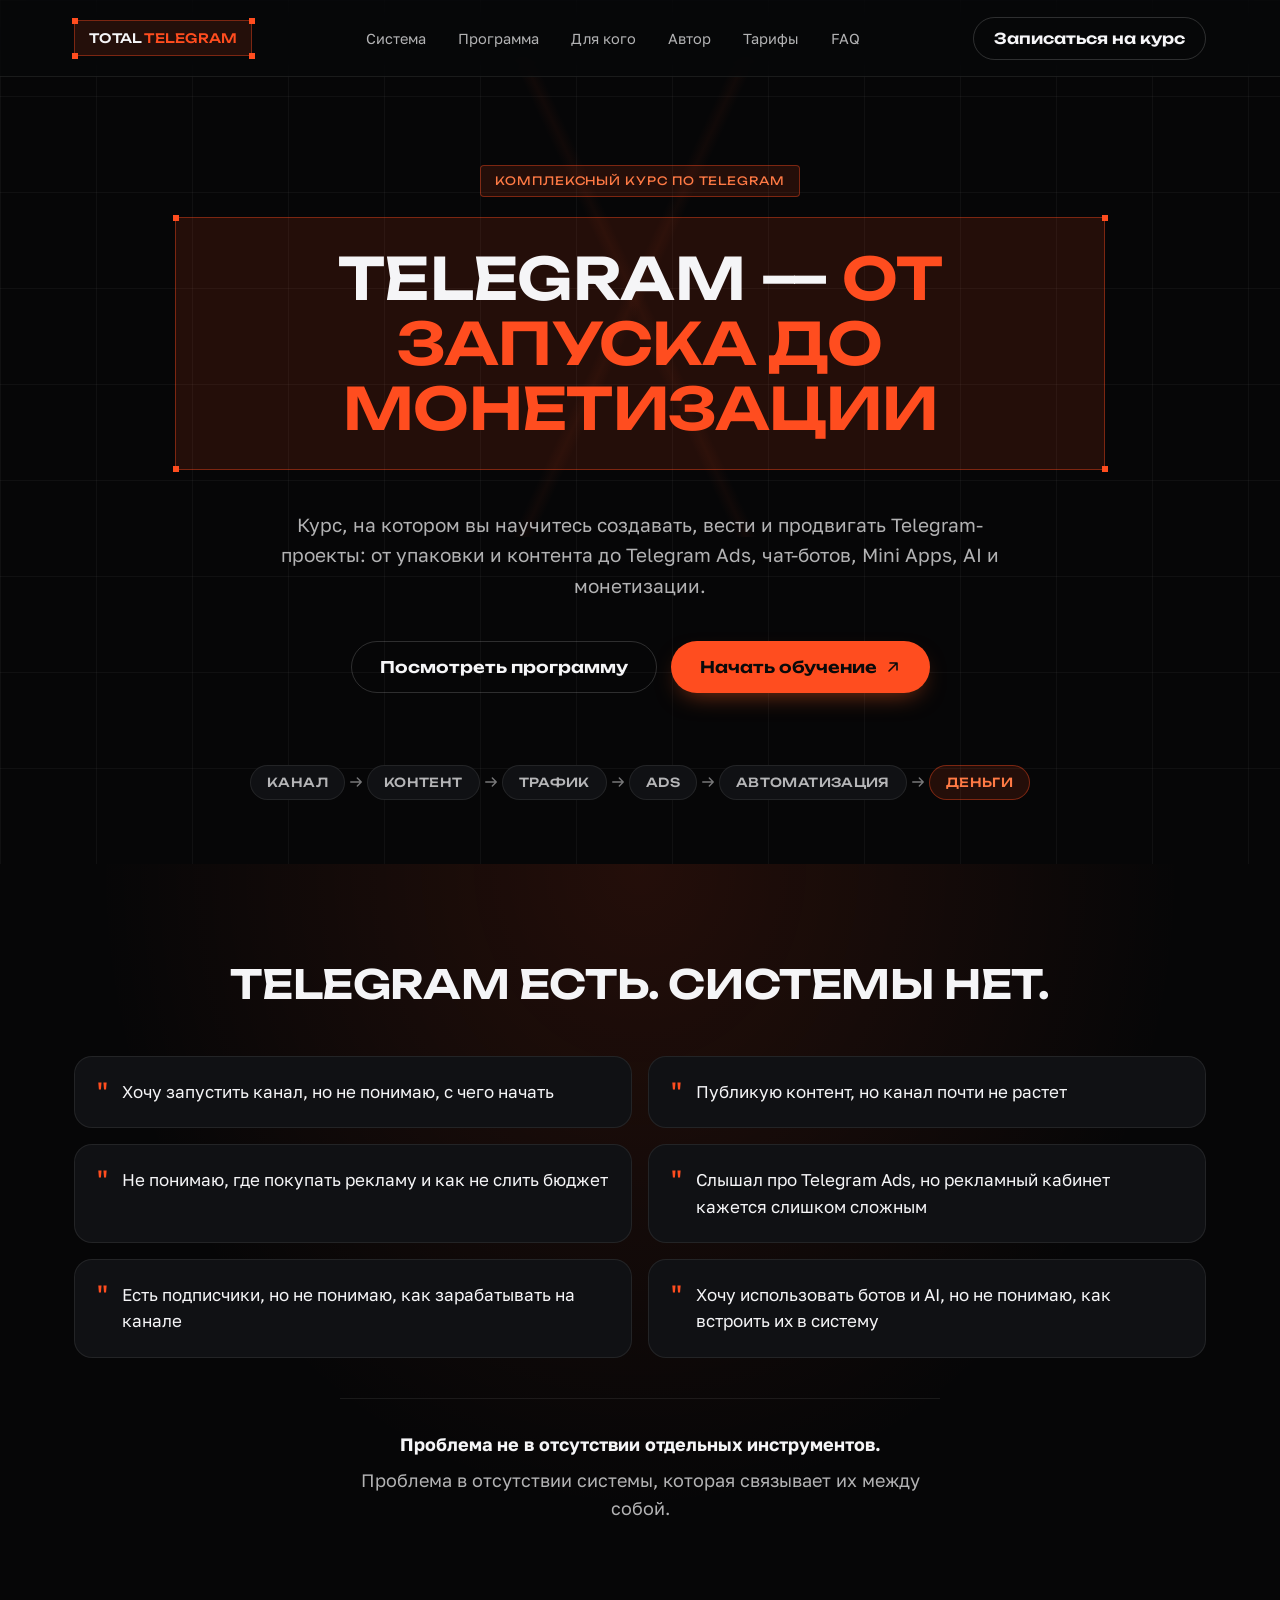
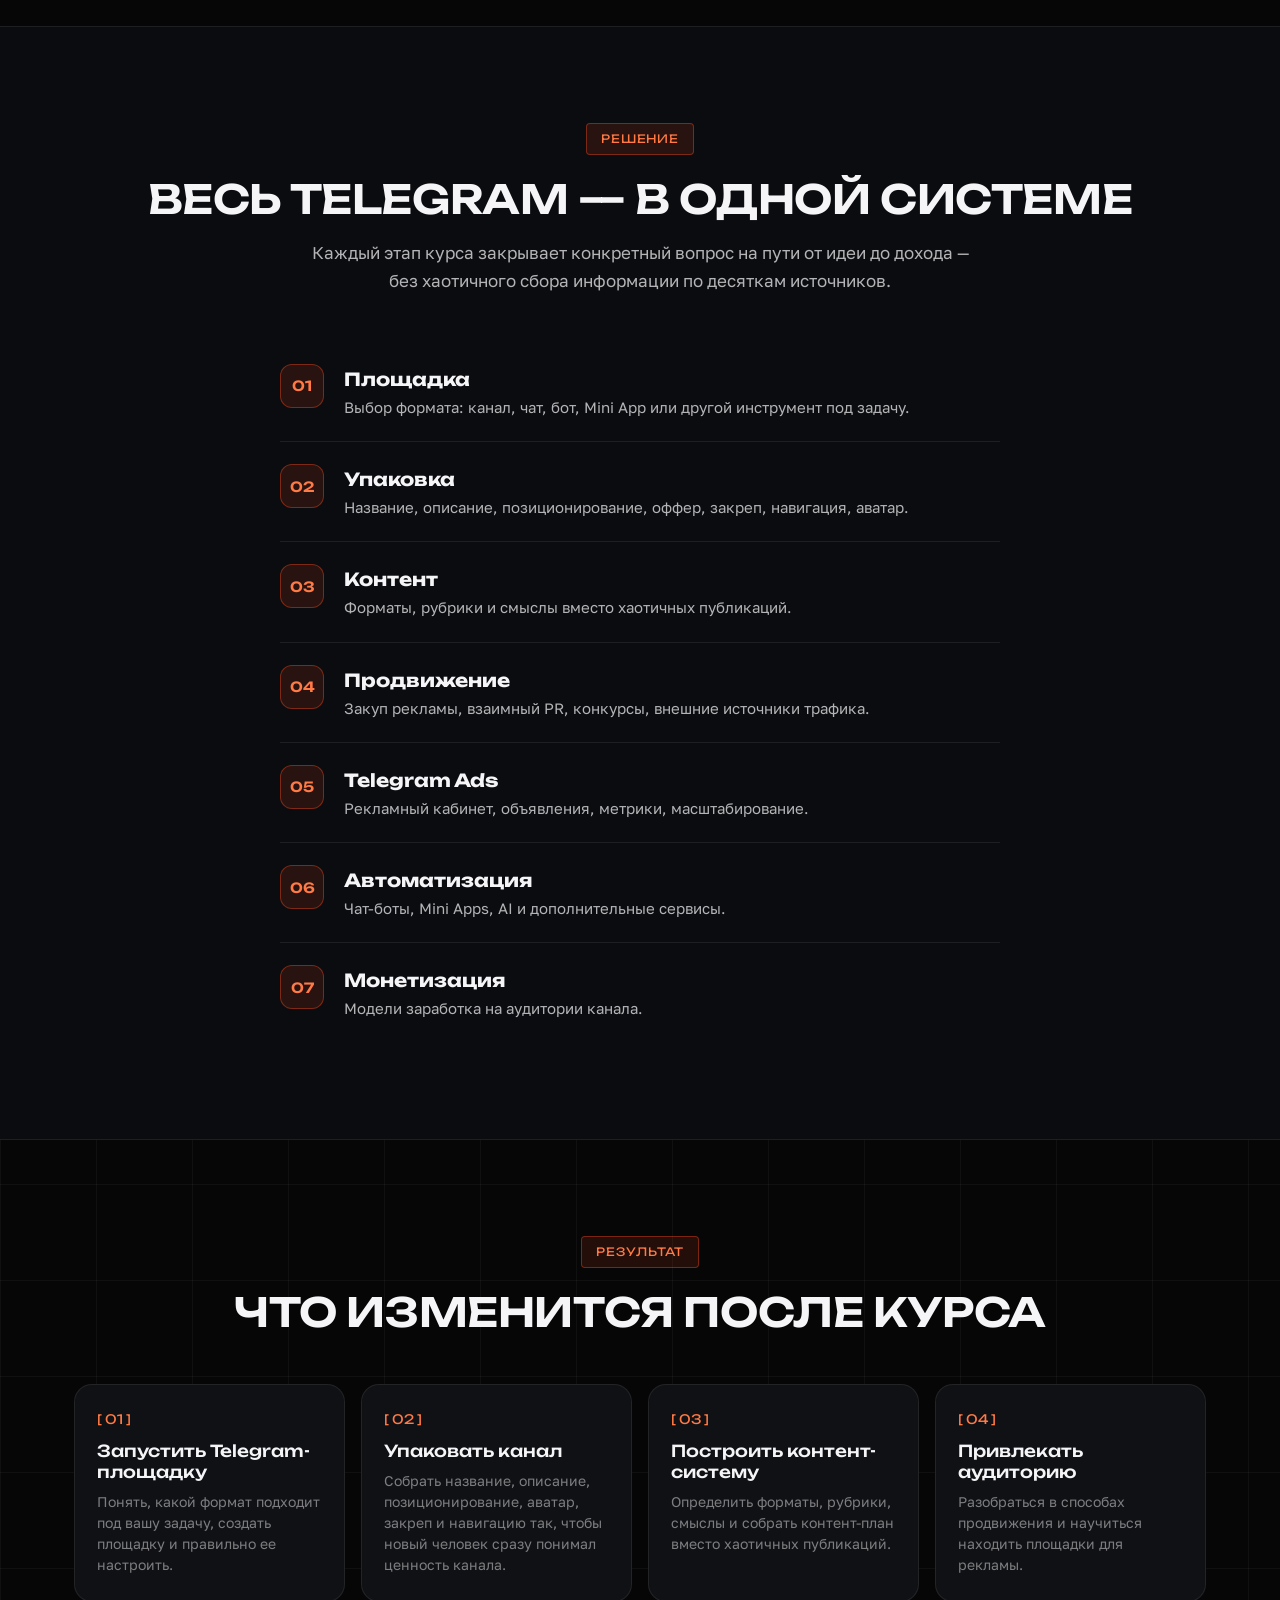
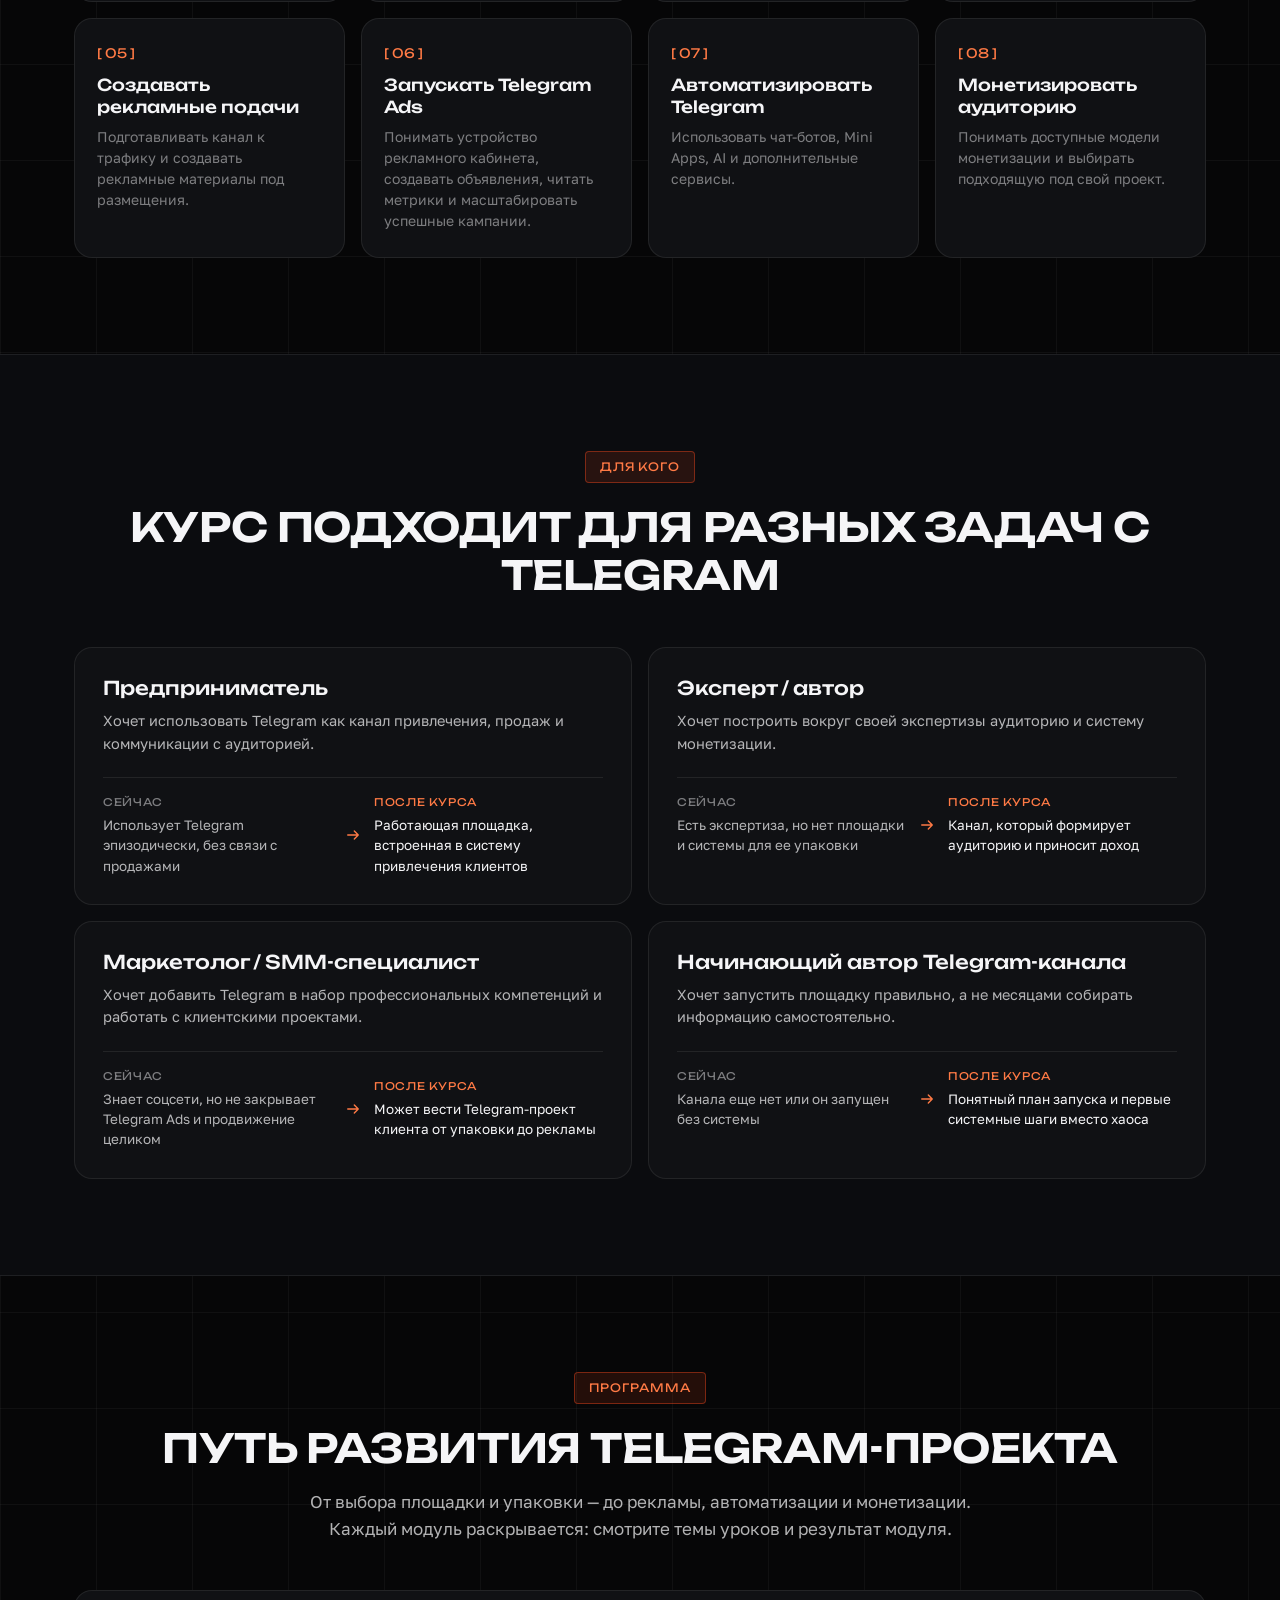
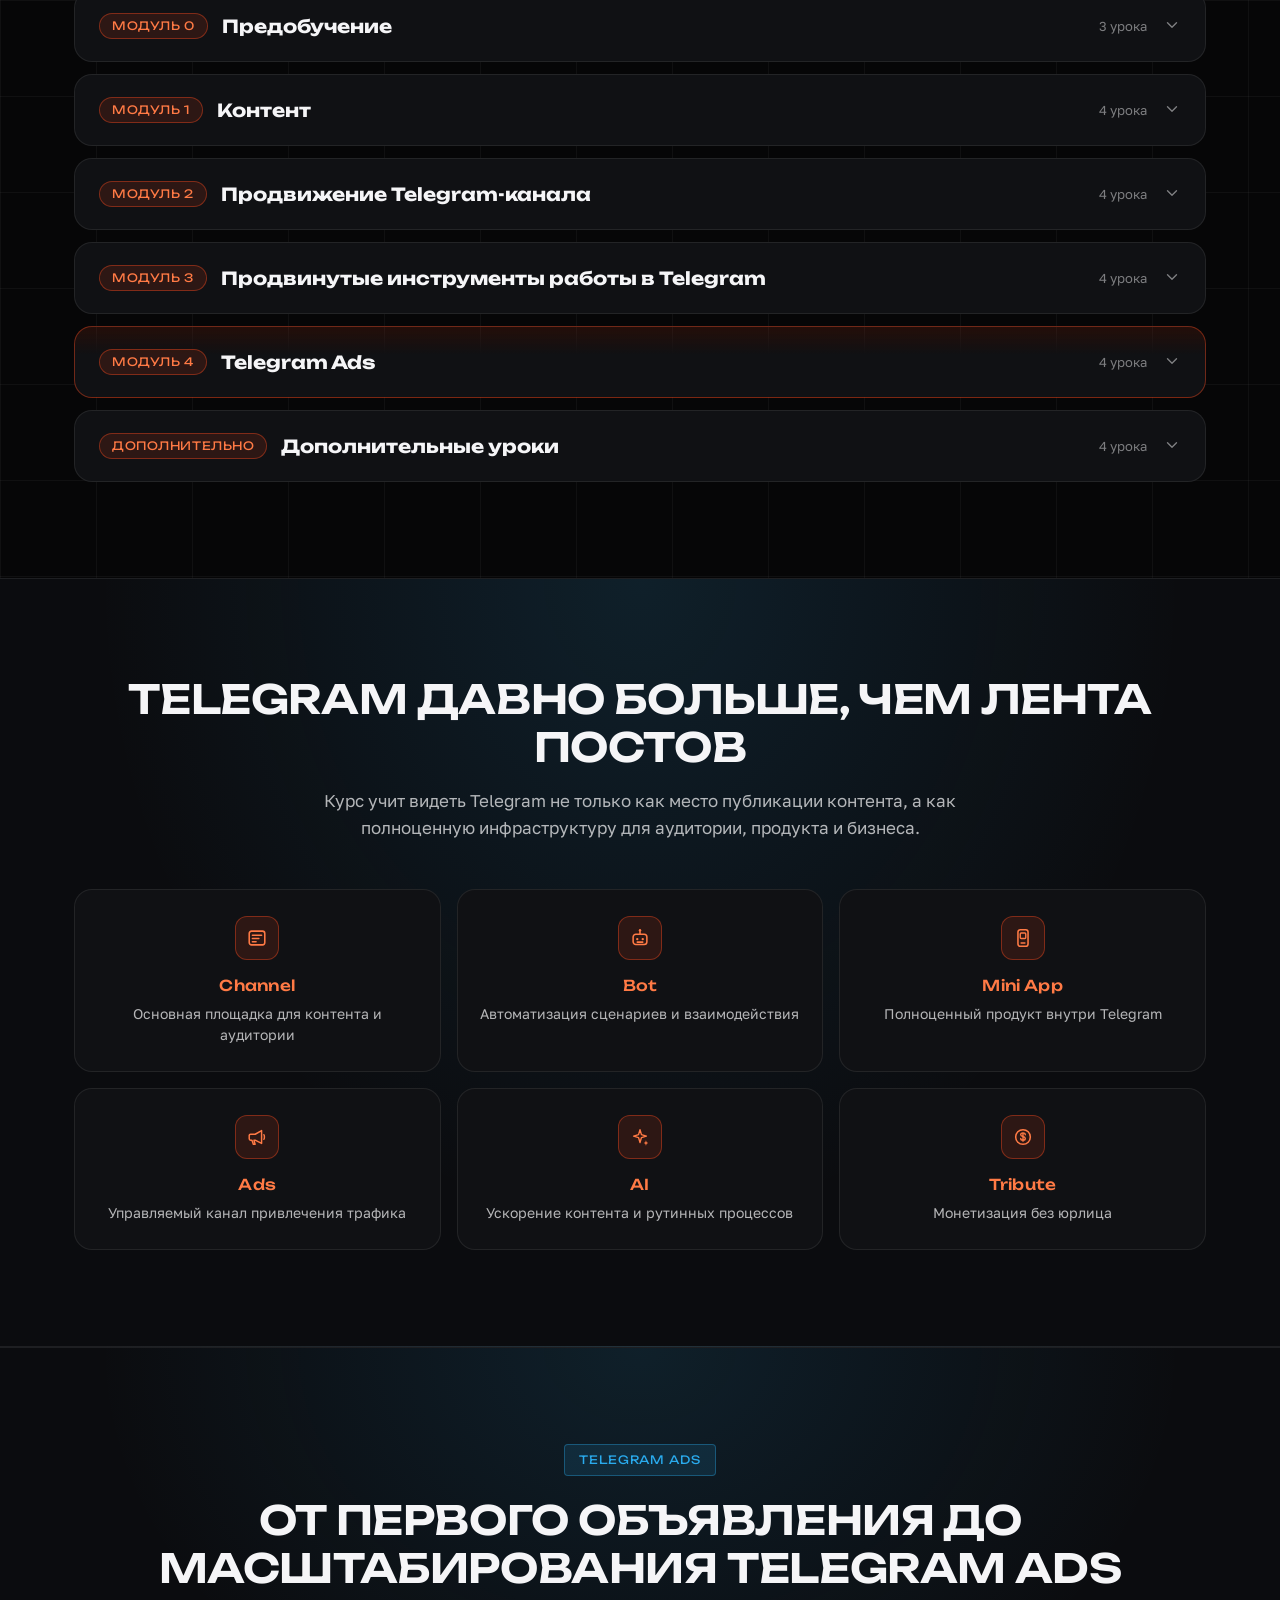
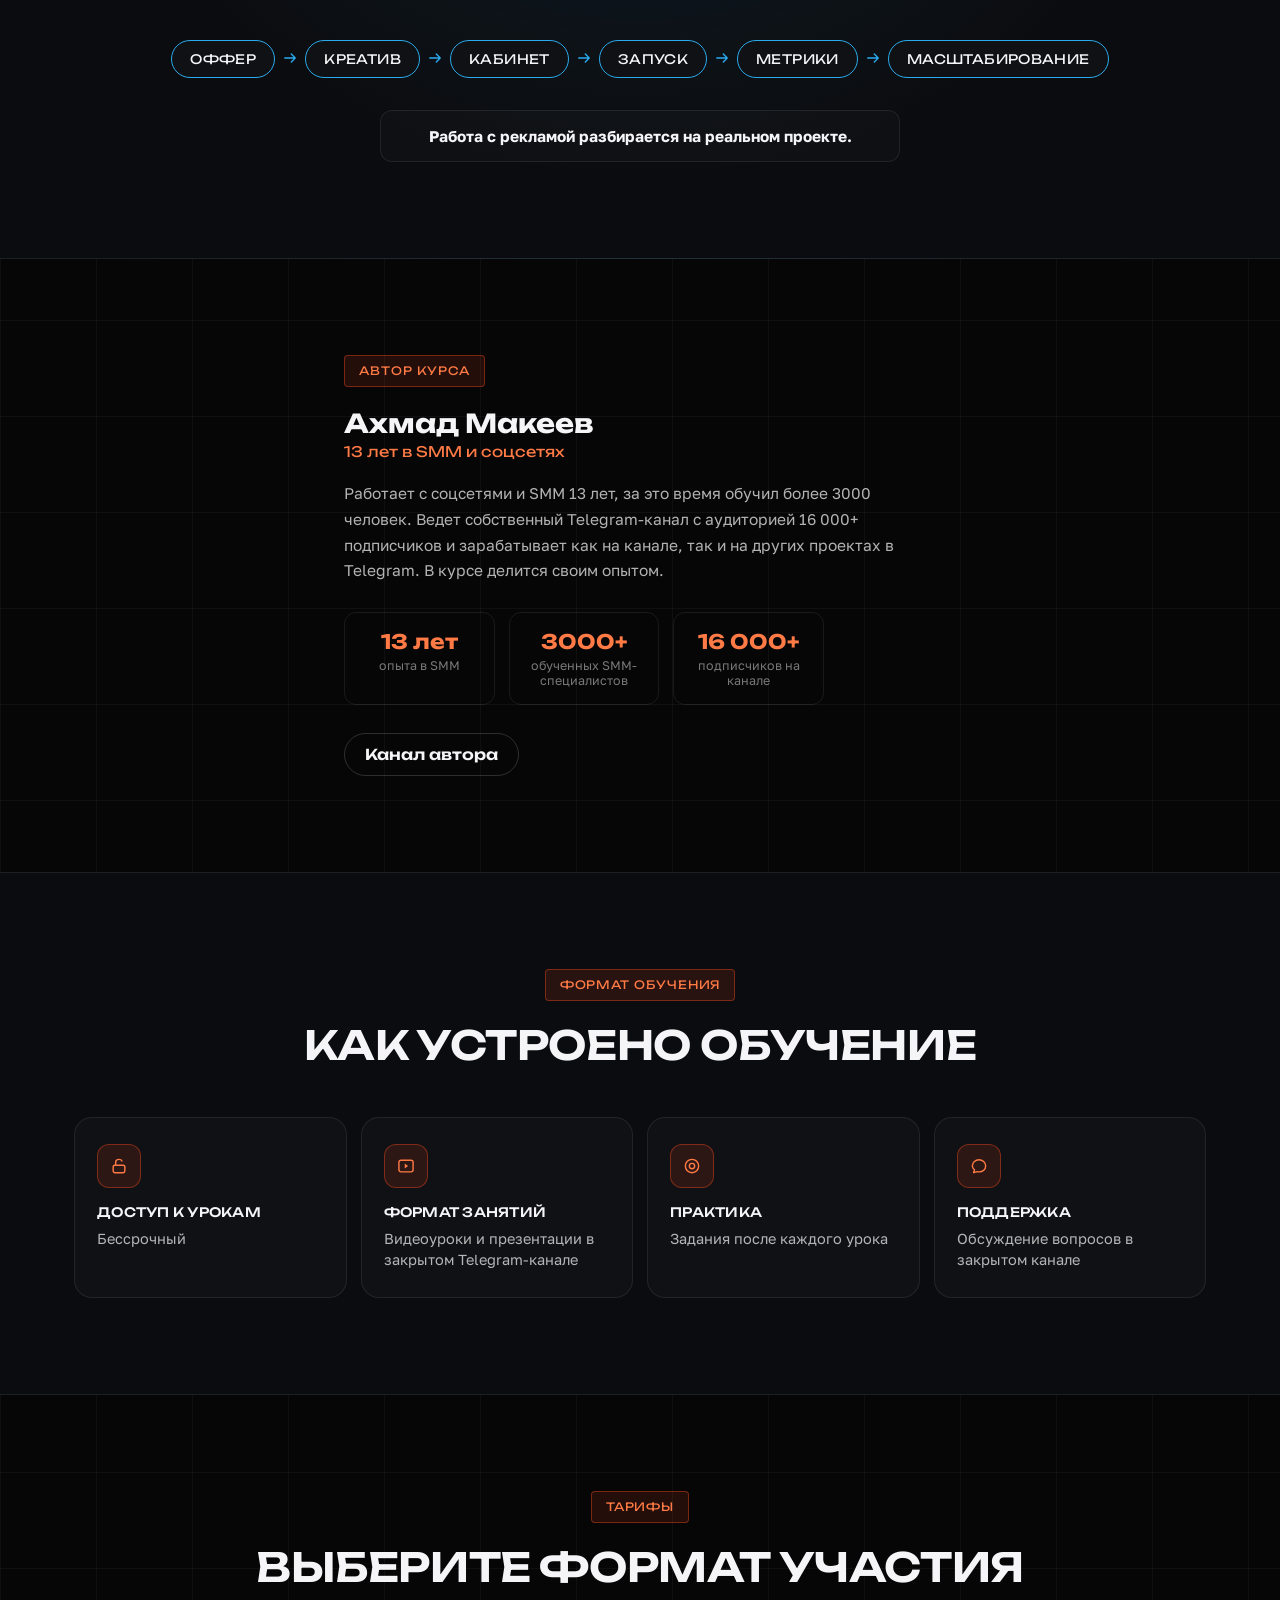
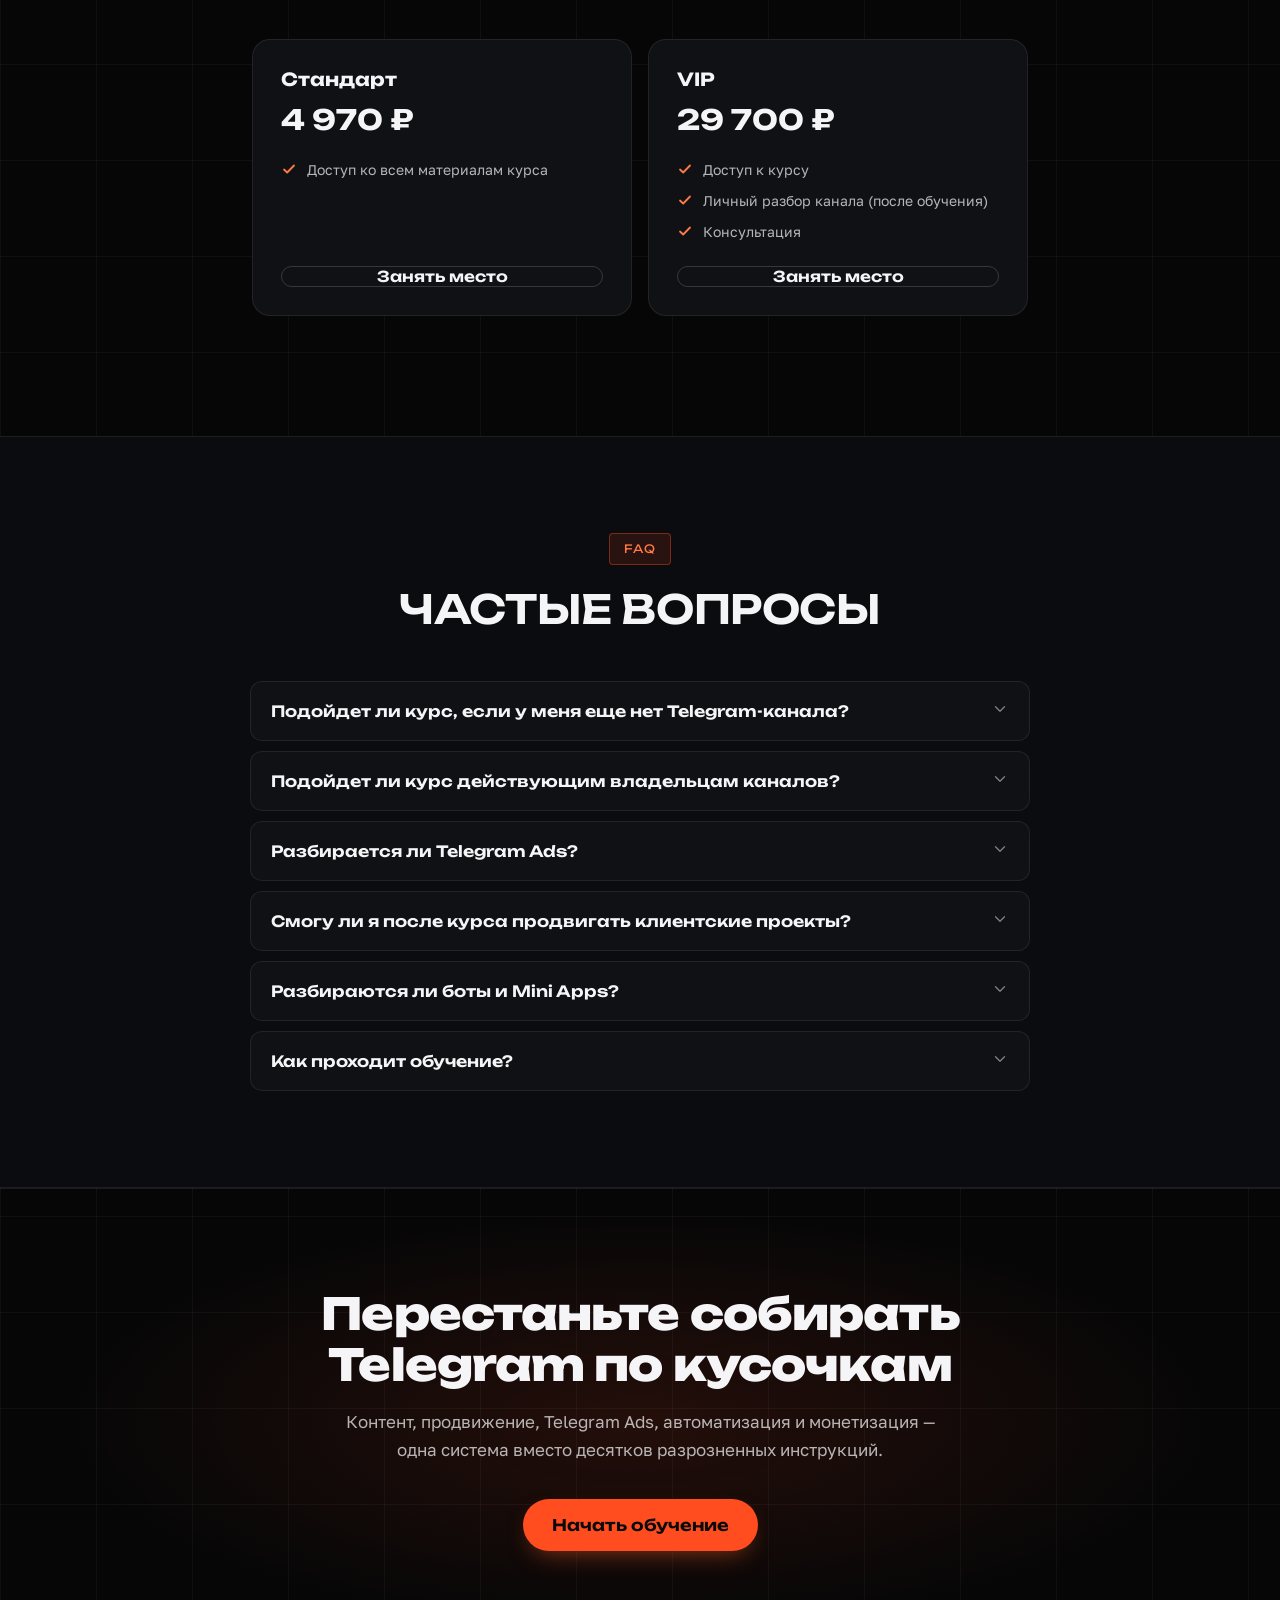
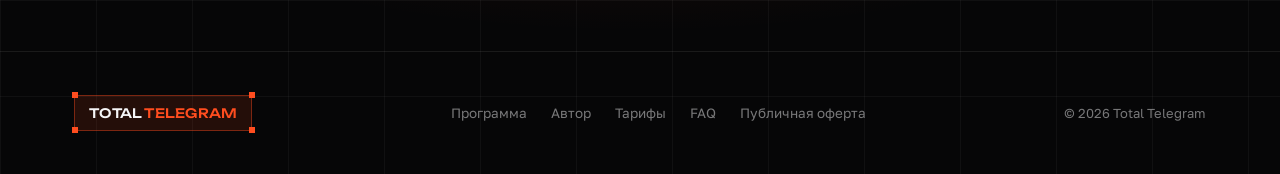
<file: index.html>
<!DOCTYPE html>
<html lang="ru">
<head>
<meta charset="UTF-8" />
<meta name="viewport" content="width=device-width, initial-scale=1.0" />
<title>Курс по Telegram — продвижение, контент, Telegram Ads и монетизация | Total Telegram</title>
<meta name="description" content="Комплексный курс по развитию Telegram: создание и оформление канала, контент-стратегия, продвижение, Telegram Ads, чат-боты, Mini Apps, AI и монетизация." />
<link rel="icon" href="data:image/svg+xml,%3Csvg xmlns='http://www.w3.org/2000/svg' viewBox='0 0 32 32'%3E%3Crect width='32' height='32' rx='8' fill='%2308090b'/%3E%3Ccircle cx='16' cy='16' r='9' fill='none' stroke='%23ff5f1f' stroke-width='2.4'/%3E%3C/svg%3E" />
<link rel="preconnect" href="https://fonts.googleapis.com" />
<link rel="preconnect" href="https://fonts.gstatic.com" crossorigin />
<link href="https://fonts.googleapis.com/css2?family=Unbounded:wght@300;400;500;600;700;800;900&family=Golos+Text:wght@400;500;600;700&display=swap" rel="stylesheet" />
<link rel="stylesheet" href="styles.css" />
</head>
<body>

<header class="site-header" id="siteHeader">
  <div class="container header-inner">
    <a href="#top" class="logo brand-frame"><i></i><i></i><i></i><i></i>TOTAL<span>TELEGRAM</span></a>
    <nav class="nav" id="mainNav" aria-label="Основная навигация"></nav>
    <div class="header-actions">
      <a href="#pricing" class="btn btn-ghost btn-md">Записаться на курс</a>
      <button type="button" class="nav-toggle" id="navToggle" aria-label="Открыть меню" aria-expanded="false">
        <svg width="20" height="20" viewBox="0 0 24 24" fill="none" aria-hidden="true"><path d="M3 6H21M3 12H21M3 18H21" stroke="currentColor" stroke-width="1.8" stroke-linecap="round"/></svg>
      </button>
    </div>
  </div>
  <div class="container">
    <div class="mobile-nav" id="mobileNav"></div>
  </div>
</header>

<main id="top">

  <!-- 01 HERO -->
  <section class="hero container">
    <div class="eyebrow">Комплексный курс по Telegram</div>
    <div class="hero-title-frame brand-frame"><i></i><i></i><i></i><i></i>
      <h1 class="hero-title">Telegram — <span class="accent">от запуска до монетизации</span></h1>
    </div>
    <p class="hero-subtitle">Курс, на котором вы научитесь создавать, вести и продвигать Telegram-проекты: от упаковки и контента до Telegram Ads, чат-ботов, Mini Apps, AI и монетизации.</p>
    <div class="hero-cta-group">
      <a href="#program" class="btn btn-ghost btn-lg">Посмотреть программу</a>
      <a href="#pricing" class="btn btn-primary btn-lg">
        Начать обучение
        <svg class="btn-arrow" width="16" height="16" viewBox="0 0 16 16" fill="none" aria-hidden="true"><path d="M4 12L12 4M12 4H5M12 4V11" stroke="currentColor" stroke-width="1.6" stroke-linecap="round" stroke-linejoin="round"/></svg>
      </a>
    </div>
    <div class="hero-path" id="heroPath"></div>
  </section>

  <!-- 02 PAIN POINTS -->
  <section class="section" id="pain">
    <div class="container">
      <div class="section-head center">
        <h2 class="section-title">Telegram есть. Системы нет.</h2>
      </div>
      <div class="pain-grid" id="painGrid"></div>
      <div class="pain-conclusion">
        <p><strong>Проблема не в отсутствии отдельных инструментов.</strong></p>
        <p>Проблема в отсутствии системы, которая связывает их между собой.</p>
      </div>
    </div>
  </section>

  <!-- 03 SYSTEM / SOLUTION -->
  <section class="section section-alt" id="system">
    <div class="container">
      <div class="section-head center">
        <div class="eyebrow">Решение</div>
        <h2 class="section-title">Весь Telegram — в одной системе</h2>
        <p class="section-lead">Каждый этап курса закрывает конкретный вопрос на пути от идеи до дохода — без хаотичного сбора информации по десяткам источников.</p>
      </div>
      <div class="chain" id="systemChain"></div>
    </div>
  </section>

  <!-- 04 OUTCOMES -->
  <section class="section" id="outcomes">
    <div class="container">
      <div class="section-head center">
        <div class="eyebrow">Результат</div>
        <h2 class="section-title">Что изменится после курса</h2>
      </div>
      <div class="outcomes-grid" id="outcomesGrid"></div>
    </div>
  </section>

  <!-- 05 AUDIENCE -->
  <section class="section section-alt" id="audience">
    <div class="container">
      <div class="section-head center">
        <div class="eyebrow">Для кого</div>
        <h2 class="section-title">Курс подходит для разных задач с Telegram</h2>
      </div>
      <div class="audience-grid" id="audienceGrid"></div>
    </div>
  </section>

  <!-- 06 PROGRAM -->
  <section class="section" id="program">
    <div class="container">
      <div class="section-head center">
        <div class="eyebrow">Программа</div>
        <h2 class="section-title">Путь развития Telegram-проекта</h2>
        <p class="section-lead">От выбора площадки и упаковки — до рекламы, автоматизации и монетизации. Каждый модуль раскрывается: смотрите темы уроков и результат модуля.</p>
      </div>
      <div class="program-list" id="programList"></div>
    </div>
  </section>

  <!-- 07 TELEGRAM ECOSYSTEM -->
  <section class="section section-alt" id="ecosystem">
    <div class="container">
      <div class="section-head center">
        <h2 class="section-title">Telegram давно больше, чем лента постов</h2>
        <p class="section-lead">Курс учит видеть Telegram не только как место публикации контента, а как полноценную инфраструктуру для аудитории, продукта и бизнеса.</p>
      </div>
      <div class="eco-grid" id="ecoGrid"></div>
    </div>
  </section>

  <!-- 08 TELEGRAM ADS -->
  <section class="section ads-section" id="ads">
    <div class="container">
      <div class="section-head center">
        <div class="eyebrow" style="color:var(--tg-blue); background:var(--tg-blue-soft); border-color:rgba(42,171,238,0.35);">Telegram Ads</div>
        <h2 class="section-title">От первого объявления до масштабирования Telegram Ads</h2>
      </div>
      <div class="ads-funnel" id="adsFunnel"></div>
      <p class="ads-note"><strong>Работа с рекламой разбирается на реальном проекте.</strong></p>
    </div>
  </section>

  <!-- 09 AUTHOR -->
  <section class="section" id="author">
    <div class="container author-grid">
      <div class="eyebrow">Автор курса</div>
      <h2 class="author-name" id="authorName"></h2>
      <p class="author-role" id="authorRole"></p>
      <p class="author-bio" id="authorBio"></p>
      <div class="author-stats" id="authorStats"></div>
      <a href="#" class="btn btn-ghost btn-md" id="authorChannel" target="_blank" rel="noopener"></a>
    </div>
  </section>

  <!-- 11 LEARNING FORMAT -->
  <section class="section section-alt" id="format">
    <div class="container">
      <div class="section-head center">
        <div class="eyebrow">Формат обучения</div>
        <h2 class="section-title">Как устроено обучение</h2>
      </div>
      <div class="format-grid" id="formatGrid"></div>
    </div>
  </section>

  <!-- 12 PRICING -->
  <section class="section" id="pricing">
    <div class="container">
      <div class="section-head center">
        <div class="eyebrow">Тарифы</div>
        <h2 class="section-title">Выберите формат участия</h2>
      </div>
      <div class="pricing-grid" id="pricingGrid"></div>
      <p class="pricing-note" id="pricingNote"></p>
    </div>
  </section>

  <!-- 13 FAQ -->
  <section class="section section-alt" id="faq">
    <div class="container">
      <div class="section-head center">
        <div class="eyebrow">FAQ</div>
        <h2 class="section-title">Частые вопросы</h2>
      </div>
      <div class="faq-list" id="faqList"></div>
    </div>
  </section>

  <!-- 14 FINAL CTA -->
  <section class="final-cta">
    <div class="container">
      <h2 class="final-title">Перестаньте собирать Telegram по кусочкам</h2>
      <p class="final-subtitle">Контент, продвижение, Telegram Ads, автоматизация и монетизация — одна система вместо десятков разрозненных инструкций.</p>
      <a href="#pricing" class="btn btn-primary btn-lg">Начать обучение</a>
    </div>
  </section>

</main>

<footer class="site-footer">
  <div class="container footer-inner">
    <a href="#top" class="logo brand-frame"><i></i><i></i><i></i><i></i>TOTAL<span>TELEGRAM</span></a>
    <div class="footer-links">
      <a href="#program">Программа</a>
      <a href="#author">Автор</a>
      <a href="#pricing">Тарифы</a>
      <a href="#faq">FAQ</a>
      <a href="/oferta">Публичная оферта</a>
    </div>
    <p class="footer-copy">© <span id="footerYear"></span> Total Telegram</p>
  </div>
</footer>

<script src="config.js"></script>
<script src="script.js"></script>
</body>
</html>
</file>
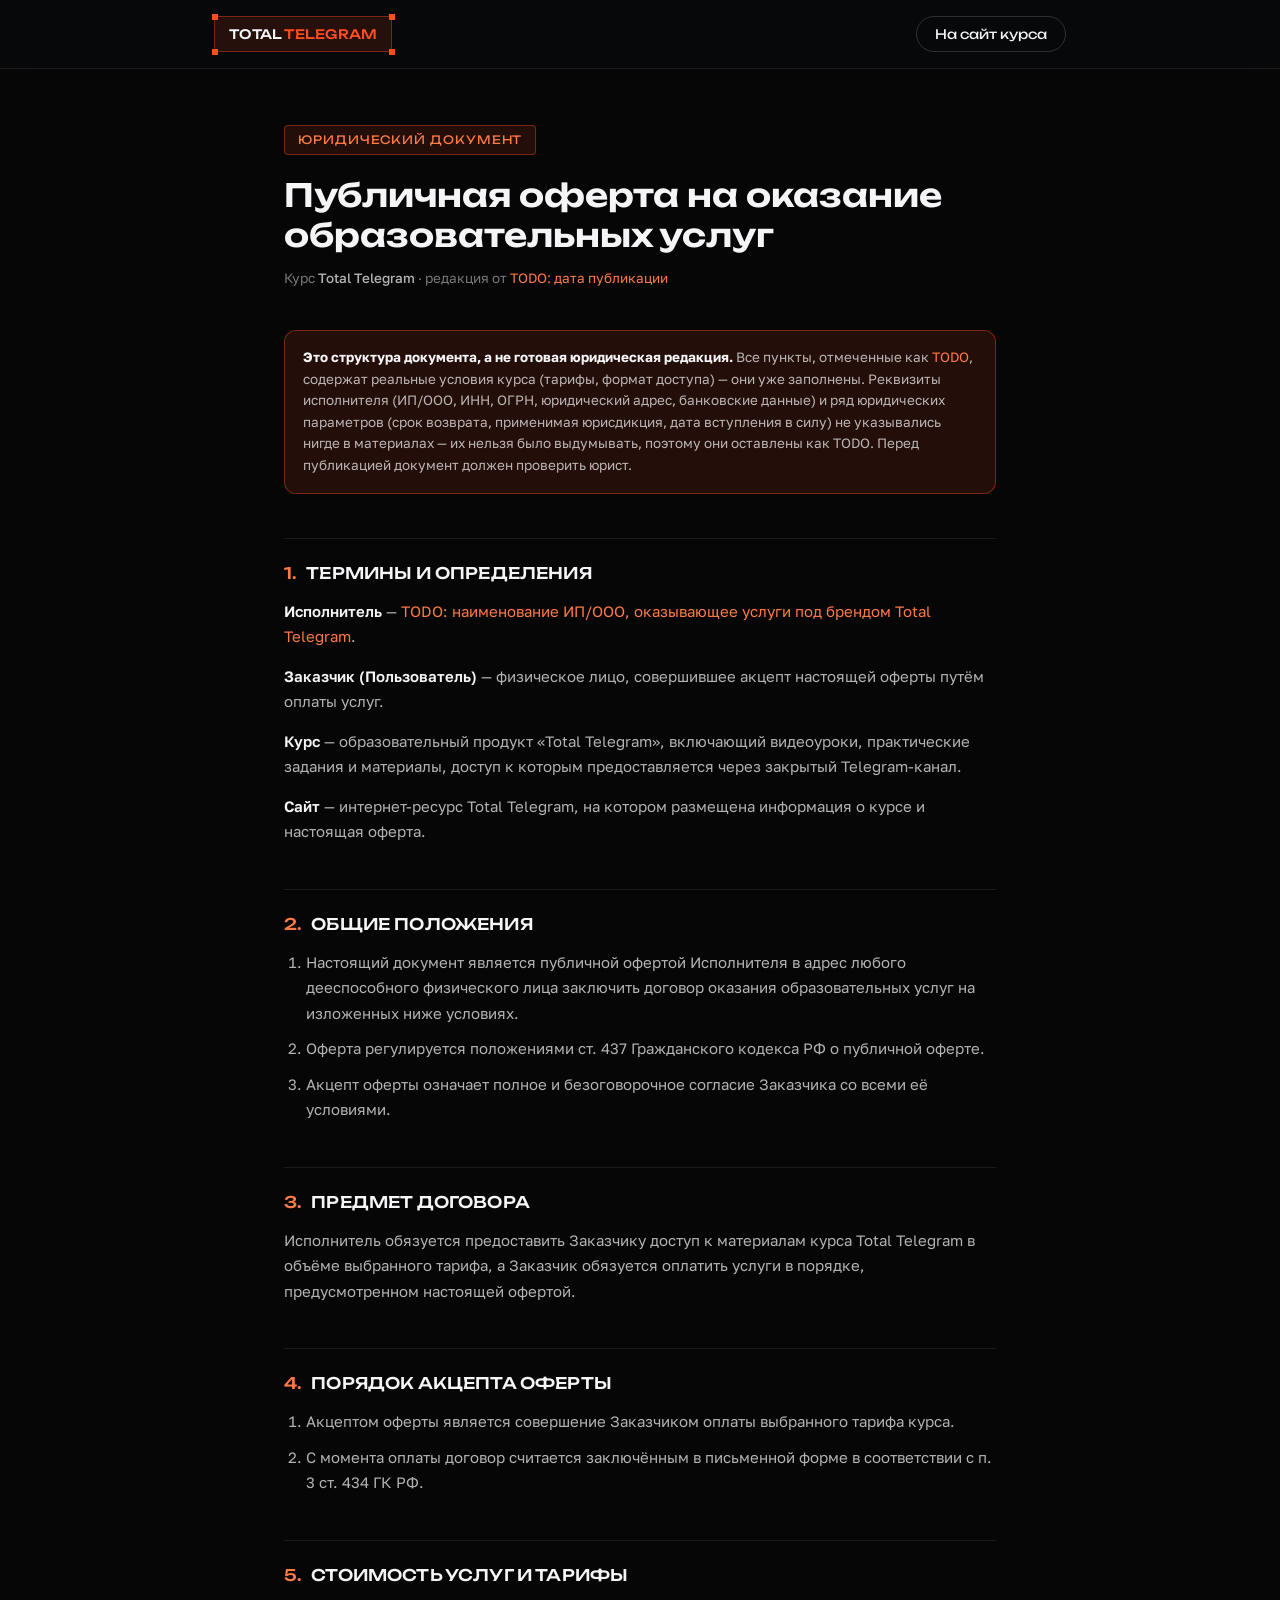
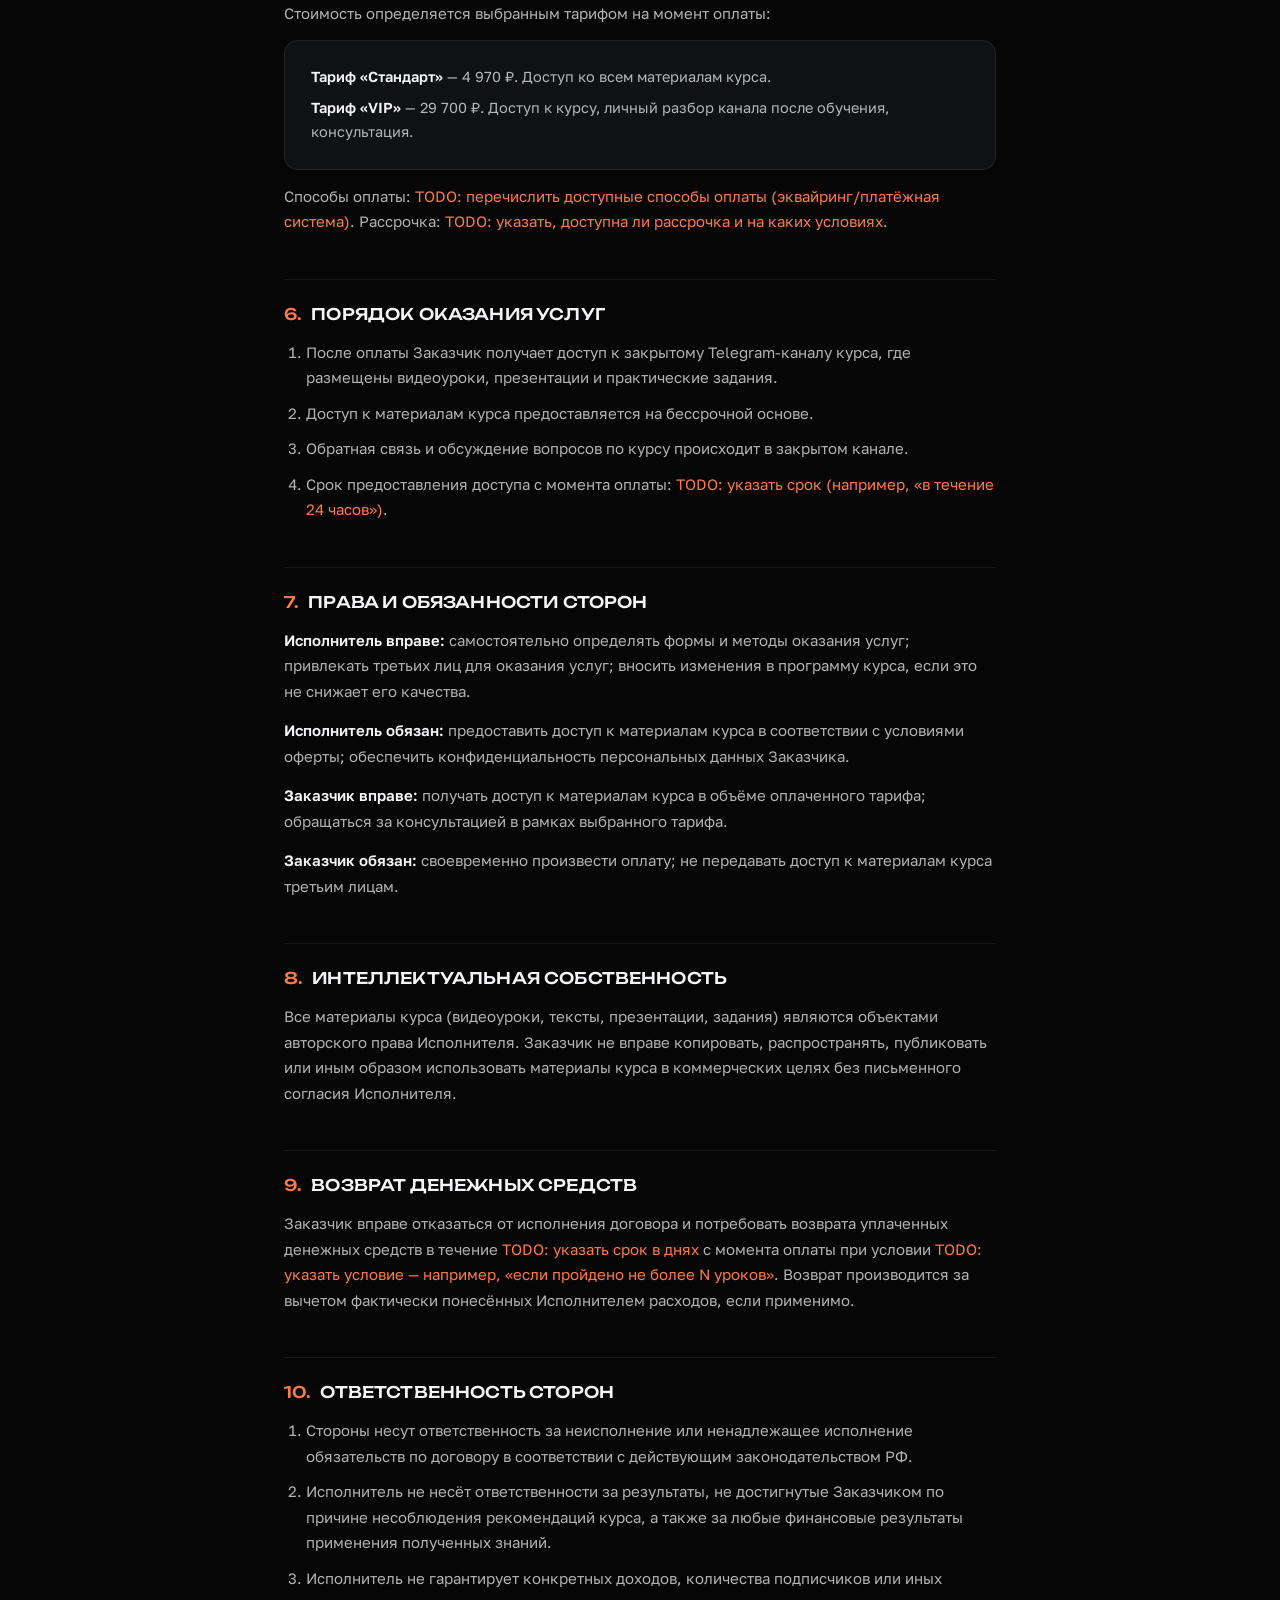
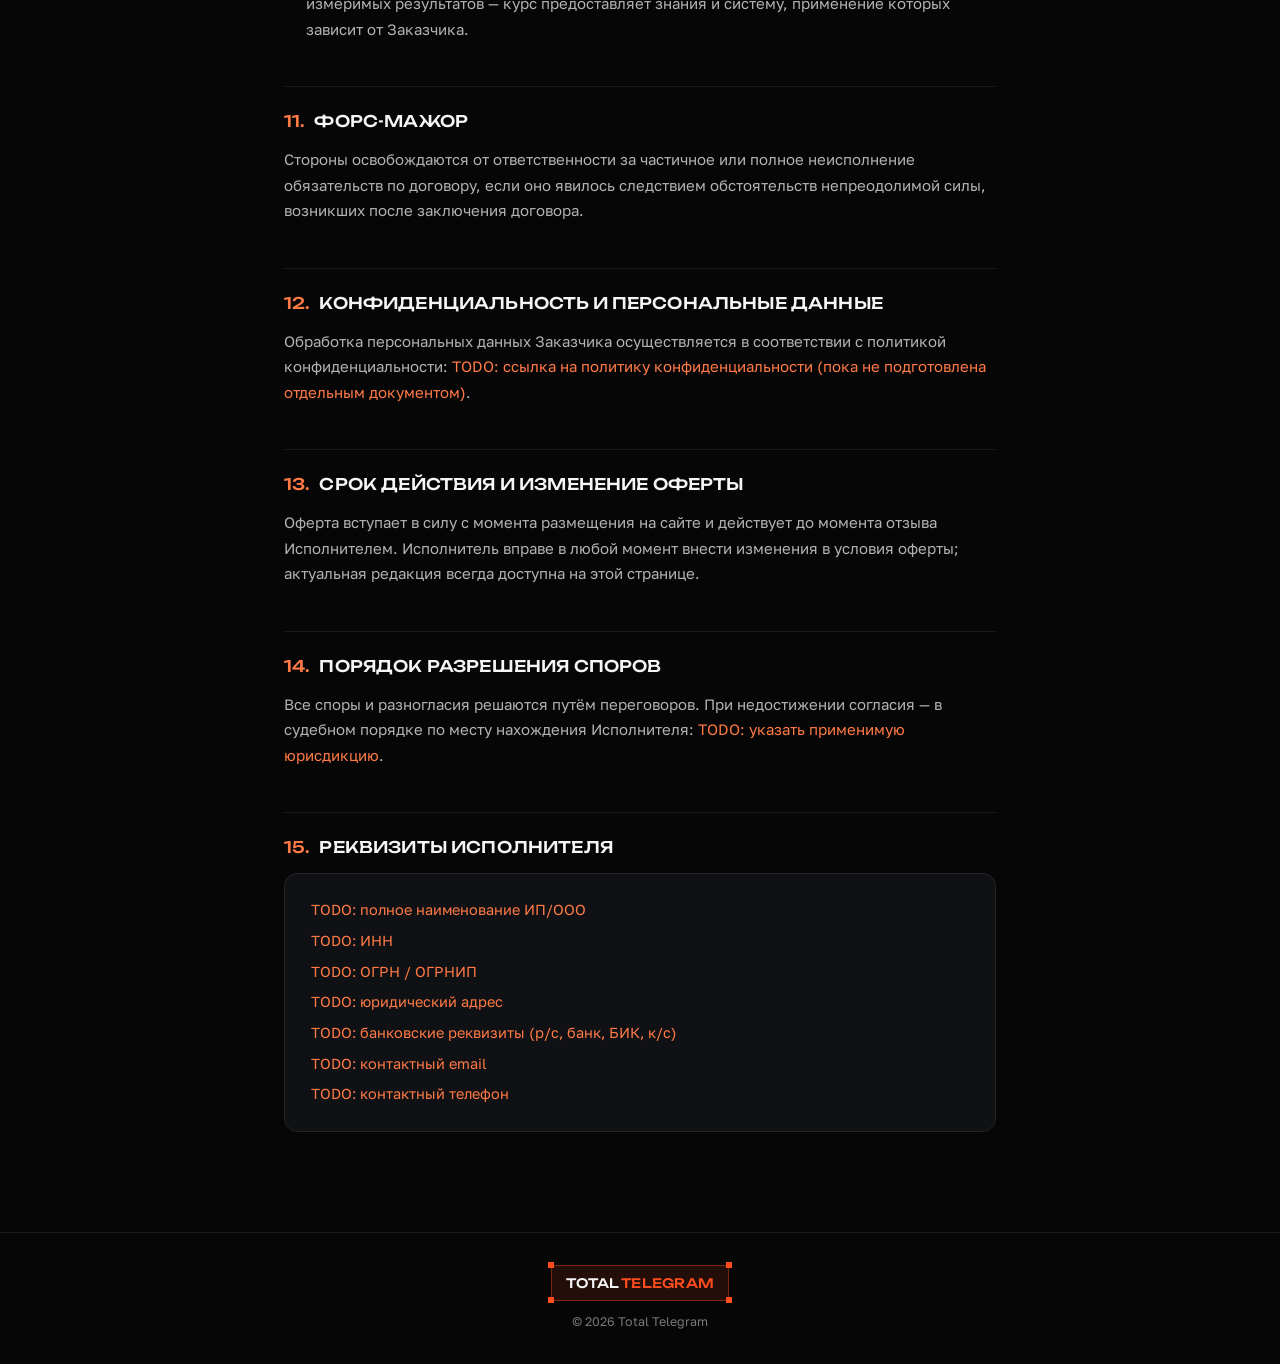
<file: oferta.html>
<!DOCTYPE html>
<html lang="ru">
<head>
<meta charset="UTF-8" />
<meta name="viewport" content="width=device-width, initial-scale=1.0" />
<title>Публичная оферта</title>
<meta name="description" content="Договор публичной оферты на оказание образовательных услуг Total Telegram." />
<link rel="icon" href="data:image/svg+xml,%3Csvg xmlns='http://www.w3.org/2000/svg' viewBox='0 0 32 32'%3E%3Crect width='32' height='32' rx='8' fill='%2308090b'/%3E%3Ccircle cx='16' cy='16' r='9' fill='none' stroke='%23ff5f1f' stroke-width='2.4'/%3E%3C/svg%3E" />
<link rel="preconnect" href="https://fonts.googleapis.com" />
<link rel="preconnect" href="https://fonts.gstatic.com" crossorigin />
<link href="https://fonts.googleapis.com/css2?family=Unbounded:wght@400;500;600;700&family=Golos+Text:wght@400;500;600;700&display=swap" rel="stylesheet" />
<style>
:root {
  --bg: #060607; --bg-alt: #0b0c0f; --surface: #101114;
  --border: rgba(255,255,255,0.08); --border-strong: rgba(255,255,255,0.16);
  --ink: #f5f5f7; --ink-soft: rgba(245,245,247,0.72); --muted: rgba(245,245,247,0.48);
  --accent: #ff4d1f; --accent-2: #ff7a45; --accent-soft: rgba(255,77,31,0.12); --accent-border: rgba(255,77,31,0.4);
  --font-display: "Unbounded", "Arial Narrow", sans-serif;
  --font-sans: "Golos Text", -apple-system, BlinkMacSystemFont, "Segoe UI", Roboto, Arial, sans-serif;
}
* { box-sizing: border-box; }
html { scroll-behavior: smooth; overflow-x: hidden; }
body {
  margin: 0; overflow-x: hidden;
  font-family: var(--font-sans); background: var(--bg); color: var(--ink);
  -webkit-font-smoothing: antialiased;
}
.logo { display: flex; align-items: baseline; gap: 2px; font-family: var(--font-display); font-size: 13px; font-weight: 500; letter-spacing: 0.02em; text-decoration: none; color: var(--ink); }
.logo span { color: var(--accent); }
.brand-frame { position: relative; border: 1px solid var(--accent-border); background: var(--accent-soft); padding: 9px 14px; width: fit-content; }
.brand-frame i { position: absolute; width: 6px; height: 6px; background: var(--accent); pointer-events: none; }
.brand-frame i:nth-child(1) { top: -3.5px; left: -3.5px; } .brand-frame i:nth-child(2) { top: -3.5px; right: -3.5px; }
.brand-frame i:nth-child(3) { bottom: -3.5px; left: -3.5px; } .brand-frame i:nth-child(4) { bottom: -3.5px; right: -3.5px; }

.site-header { position: sticky; top: 0; z-index: 100; background: rgba(8,9,11,.8); backdrop-filter: blur(14px); border-bottom: 1px solid var(--border); }
.header-inner { max-width: 900px; margin: 0 auto; padding: 0 24px; display: flex; align-items: center; justify-content: space-between; height: 68px; }
.btn-ghost { display: inline-flex; align-items: center; border: 1px solid var(--border-strong); border-radius: 999px; padding: 9px 18px; font-family: var(--font-display); font-size: 13px; color: var(--ink); text-decoration: none; }
.btn-ghost:hover { border-color: var(--accent-border); color: var(--accent-2); }

.wrap { max-width: 760px; margin: 0 auto; padding: 56px 24px 100px; }

.doc-eyebrow { display: inline-flex; font-family: var(--font-display); font-size: 11.5px; letter-spacing: .08em; text-transform: uppercase; color: var(--accent-2); background: var(--accent-soft); border: 1px solid var(--accent-border); border-radius: 4px; padding: 7px 13px; margin-bottom: 20px; }
h1 { font-family: var(--font-display); font-size: clamp(24px,4vw,32px); font-weight: 600; line-height: 1.25; margin: 0 0 12px; }
.doc-meta { font-size: 13.5px; color: var(--muted); margin: 0 0 40px; }
.doc-meta b { color: var(--ink-soft); font-weight: 500; }

.todo-banner {
  background: var(--accent-soft); border: 1px solid var(--accent-border); border-radius: 12px;
  padding: 16px 18px; font-size: 13.5px; line-height: 1.6; color: var(--ink-soft); margin-bottom: 44px;
}
.todo-banner b { color: var(--ink); }

h2 { font-family: var(--font-display); font-size: 16px; font-weight: 500; text-transform: uppercase; letter-spacing: .01em; color: var(--ink); margin: 44px 0 16px; padding-top: 4px; border-top: 1px solid var(--border); padding-top: 24px; }
h2 .num { color: var(--accent-2); margin-right: 10px; }
p { font-size: 15px; line-height: 1.7; color: var(--ink-soft); margin: 0 0 14px; }
ol.clauses { margin: 0 0 14px; padding-left: 22px; }
ol.clauses li { font-size: 15px; line-height: 1.7; color: var(--ink-soft); margin-bottom: 10px; }
strong { color: var(--ink); font-weight: 600; }
.todo { color: var(--accent-2); }

.req-box { background: var(--surface); border: 1px solid var(--border); border-radius: 14px; padding: 24px 26px; margin-top: 12px; }
.req-box p { margin: 0 0 6px; font-size: 14.5px; }
.req-box p:last-child { margin-bottom: 0; }

.site-footer { padding: 32px 0; border-top: 1px solid var(--border); text-align: center; }
.site-footer p { font-size: 12.5px; color: var(--muted); margin: 10px 0 0; }
</style>
</head>
<body>

<header class="site-header">
  <div class="header-inner">
    <a href="/" class="logo brand-frame"><i></i><i></i><i></i><i></i>TOTAL<span>TELEGRAM</span></a>
    <a href="/" class="btn-ghost">На сайт курса</a>
  </div>
</header>

<div class="wrap">
  <div class="doc-eyebrow">Юридический документ</div>
  <h1>Публичная оферта на оказание образовательных услуг</h1>
  <p class="doc-meta">Курс <b>Total Telegram</b> · редакция от <span class="todo">TODO: дата публикации</span></p>

  <div class="todo-banner">
    <b>Это структура документа, а не готовая юридическая редакция.</b> Все пункты, отмеченные как <span class="todo">TODO</span>, содержат реальные условия курса (тарифы, формат доступа) — они уже заполнены. Реквизиты исполнителя (ИП/ООО, ИНН, ОГРН, юридический адрес, банковские данные) и ряд юридических параметров (срок возврата, применимая юрисдикция, дата вступления в силу) не указывались нигде в материалах — их нельзя было выдумывать, поэтому они оставлены как TODO. Перед публикацией документ должен проверить юрист.
  </div>

  <h2><span class="num">1.</span>Термины и определения</h2>
  <p><strong>Исполнитель</strong> — <span class="todo">TODO: наименование ИП/ООО, оказывающее услуги под брендом Total Telegram</span>.</p>
  <p><strong>Заказчик (Пользователь)</strong> — физическое лицо, совершившее акцепт настоящей оферты путём оплаты услуг.</p>
  <p><strong>Курс</strong> — образовательный продукт «Total Telegram», включающий видеоуроки, практические задания и материалы, доступ к которым предоставляется через закрытый Telegram-канал.</p>
  <p><strong>Сайт</strong> — интернет-ресурс Total Telegram, на котором размещена информация о курсе и настоящая оферта.</p>

  <h2><span class="num">2.</span>Общие положения</h2>
  <ol class="clauses">
    <li>Настоящий документ является публичной офертой Исполнителя в адрес любого дееспособного физического лица заключить договор оказания образовательных услуг на изложенных ниже условиях.</li>
    <li>Оферта регулируется положениями ст. 437 Гражданского кодекса РФ о публичной оферте.</li>
    <li>Акцепт оферты означает полное и безоговорочное согласие Заказчика со всеми её условиями.</li>
  </ol>

  <h2><span class="num">3.</span>Предмет договора</h2>
  <p>Исполнитель обязуется предоставить Заказчику доступ к материалам курса Total Telegram в объёме выбранного тарифа, а Заказчик обязуется оплатить услуги в порядке, предусмотренном настоящей офертой.</p>

  <h2><span class="num">4.</span>Порядок акцепта оферты</h2>
  <ol class="clauses">
    <li>Акцептом оферты является совершение Заказчиком оплаты выбранного тарифа курса.</li>
    <li>С момента оплаты договор считается заключённым в письменной форме в соответствии с п. 3 ст. 434 ГК РФ.</li>
  </ol>

  <h2><span class="num">5.</span>Стоимость услуг и тарифы</h2>
  <p>Стоимость определяется выбранным тарифом на момент оплаты:</p>
  <div class="req-box">
    <p><strong>Тариф «Стандарт»</strong> — 4 970 ₽. Доступ ко всем материалам курса.</p>
    <p><strong>Тариф «VIP»</strong> — 29 700 ₽. Доступ к курсу, личный разбор канала после обучения, консультация.</p>
  </div>
  <p style="margin-top:14px;">Способы оплаты: <span class="todo">TODO: перечислить доступные способы оплаты (эквайринг/платёжная система)</span>. Рассрочка: <span class="todo">TODO: указать, доступна ли рассрочка и на каких условиях</span>.</p>

  <h2><span class="num">6.</span>Порядок оказания услуг</h2>
  <ol class="clauses">
    <li>После оплаты Заказчик получает доступ к закрытому Telegram-каналу курса, где размещены видеоуроки, презентации и практические задания.</li>
    <li>Доступ к материалам курса предоставляется на бессрочной основе.</li>
    <li>Обратная связь и обсуждение вопросов по курсу происходит в закрытом канале.</li>
    <li>Срок предоставления доступа с момента оплаты: <span class="todo">TODO: указать срок (например, «в течение 24 часов»)</span>.</li>
  </ol>

  <h2><span class="num">7.</span>Права и обязанности сторон</h2>
  <p><strong>Исполнитель вправе:</strong> самостоятельно определять формы и методы оказания услуг; привлекать третьих лиц для оказания услуг; вносить изменения в программу курса, если это не снижает его качества.</p>
  <p><strong>Исполнитель обязан:</strong> предоставить доступ к материалам курса в соответствии с условиями оферты; обеспечить конфиденциальность персональных данных Заказчика.</p>
  <p><strong>Заказчик вправе:</strong> получать доступ к материалам курса в объёме оплаченного тарифа; обращаться за консультацией в рамках выбранного тарифа.</p>
  <p><strong>Заказчик обязан:</strong> своевременно произвести оплату; не передавать доступ к материалам курса третьим лицам.</p>

  <h2><span class="num">8.</span>Интеллектуальная собственность</h2>
  <p>Все материалы курса (видеоуроки, тексты, презентации, задания) являются объектами авторского права Исполнителя. Заказчик не вправе копировать, распространять, публиковать или иным образом использовать материалы курса в коммерческих целях без письменного согласия Исполнителя.</p>

  <h2><span class="num">9.</span>Возврат денежных средств</h2>
  <p>Заказчик вправе отказаться от исполнения договора и потребовать возврата уплаченных денежных средств в течение <span class="todo">TODO: указать срок в днях</span> с момента оплаты при условии <span class="todo">TODO: указать условие — например, «если пройдено не более N уроков»</span>. Возврат производится за вычетом фактически понесённых Исполнителем расходов, если применимо.</p>

  <h2><span class="num">10.</span>Ответственность сторон</h2>
  <ol class="clauses">
    <li>Стороны несут ответственность за неисполнение или ненадлежащее исполнение обязательств по договору в соответствии с действующим законодательством РФ.</li>
    <li>Исполнитель не несёт ответственности за результаты, не достигнутые Заказчиком по причине несоблюдения рекомендаций курса, а также за любые финансовые результаты применения полученных знаний.</li>
    <li>Исполнитель не гарантирует конкретных доходов, количества подписчиков или иных измеримых результатов — курс предоставляет знания и систему, применение которых зависит от Заказчика.</li>
  </ol>

  <h2><span class="num">11.</span>Форс-мажор</h2>
  <p>Стороны освобождаются от ответственности за частичное или полное неисполнение обязательств по договору, если оно явилось следствием обстоятельств непреодолимой силы, возникших после заключения договора.</p>

  <h2><span class="num">12.</span>Конфиденциальность и персональные данные</h2>
  <p>Обработка персональных данных Заказчика осуществляется в соответствии с политикой конфиденциальности: <span class="todo">TODO: ссылка на политику конфиденциальности (пока не подготовлена отдельным документом)</span>.</p>

  <h2><span class="num">13.</span>Срок действия и изменение оферты</h2>
  <p>Оферта вступает в силу с момента размещения на сайте и действует до момента отзыва Исполнителем. Исполнитель вправе в любой момент внести изменения в условия оферты; актуальная редакция всегда доступна на этой странице.</p>

  <h2><span class="num">14.</span>Порядок разрешения споров</h2>
  <p>Все споры и разногласия решаются путём переговоров. При недостижении согласия — в судебном порядке по месту нахождения Исполнителя: <span class="todo">TODO: указать применимую юрисдикцию</span>.</p>

  <h2><span class="num">15.</span>Реквизиты исполнителя</h2>
  <div class="req-box">
    <p><span class="todo">TODO: полное наименование ИП/ООО</span></p>
    <p><span class="todo">TODO: ИНН</span></p>
    <p><span class="todo">TODO: ОГРН / ОГРНИП</span></p>
    <p><span class="todo">TODO: юридический адрес</span></p>
    <p><span class="todo">TODO: банковские реквизиты (р/с, банк, БИК, к/с)</span></p>
    <p><span class="todo">TODO: контактный email</span></p>
    <p><span class="todo">TODO: контактный телефон</span></p>
  </div>

</div>

<footer class="site-footer">
  <a href="/" class="logo brand-frame" style="margin:0 auto;"><i></i><i></i><i></i><i></i>TOTAL<span>TELEGRAM</span></a>
  <p>© <span id="footerYear"></span> Total Telegram</p>
</footer>

<script>
  var yearEl = document.getElementById("footerYear");
  if (yearEl) yearEl.textContent = new Date().getFullYear();
</script>
</body>
</html>
</file>
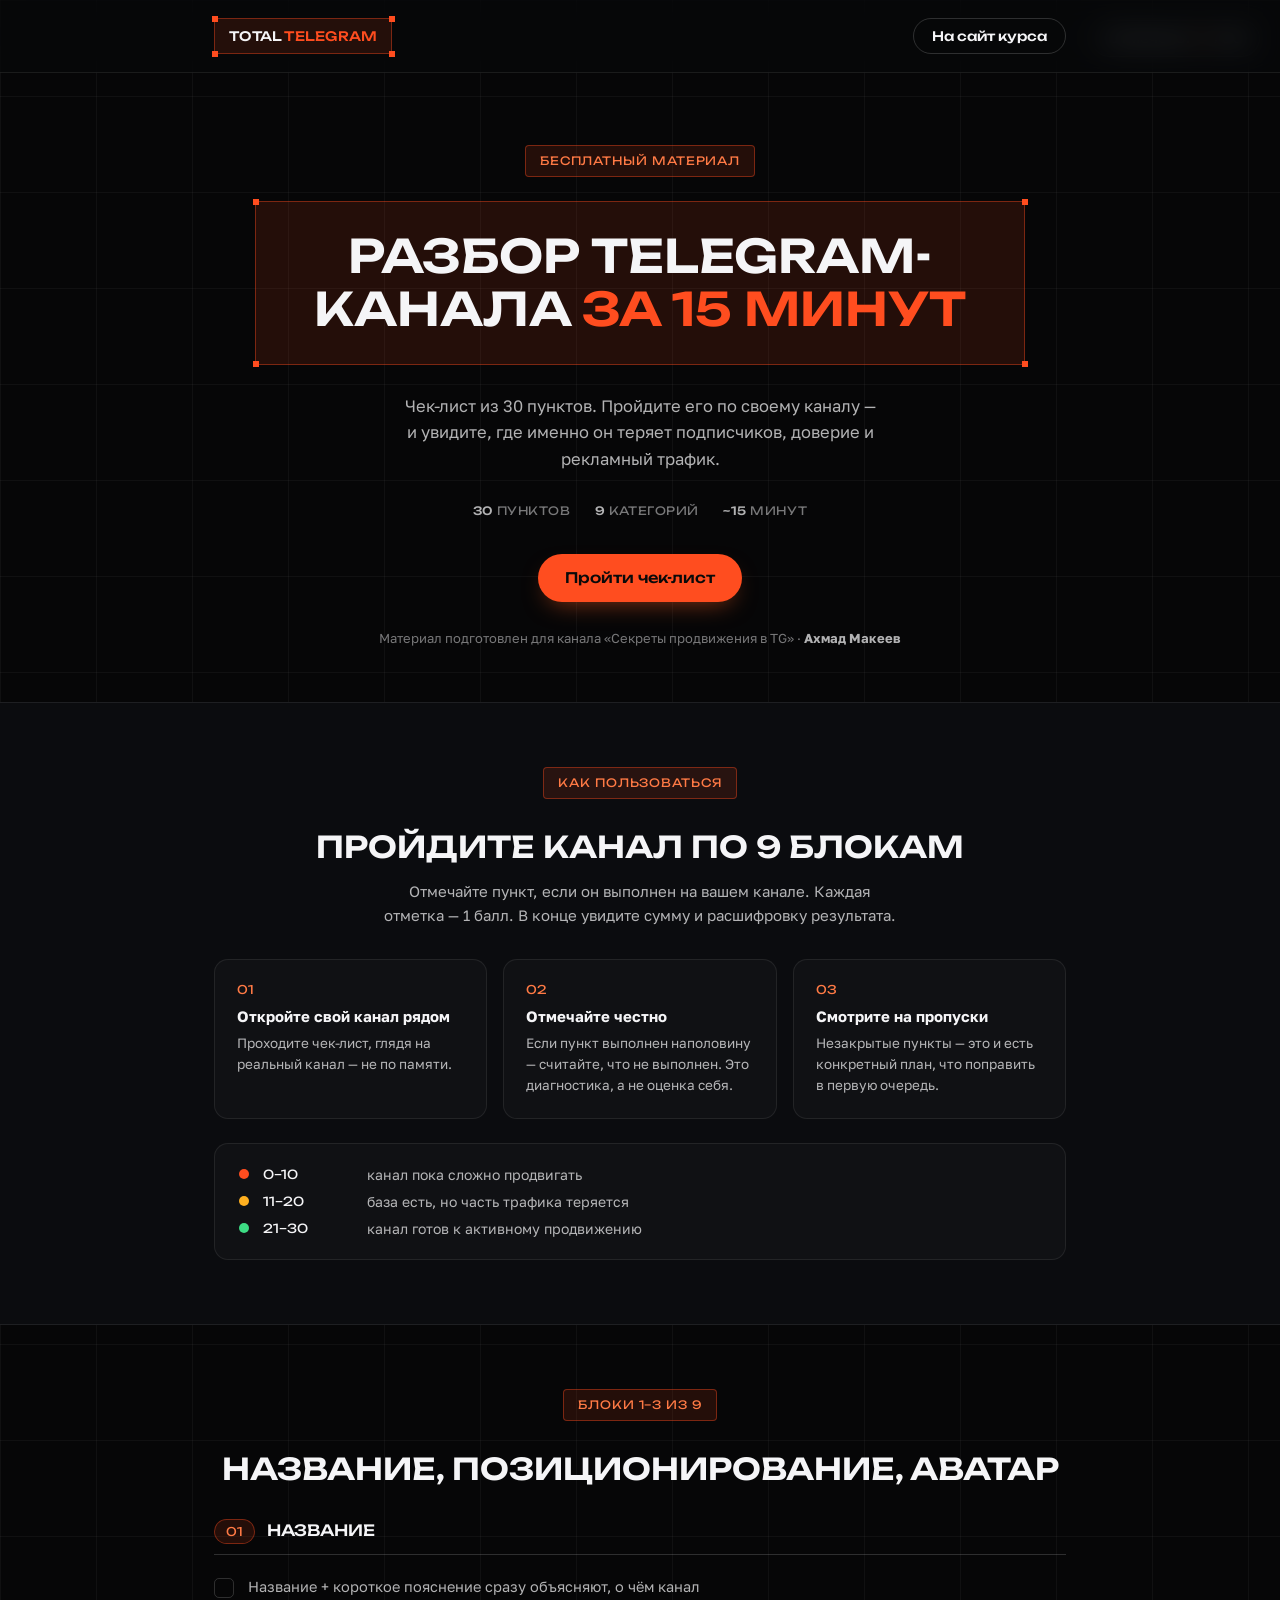
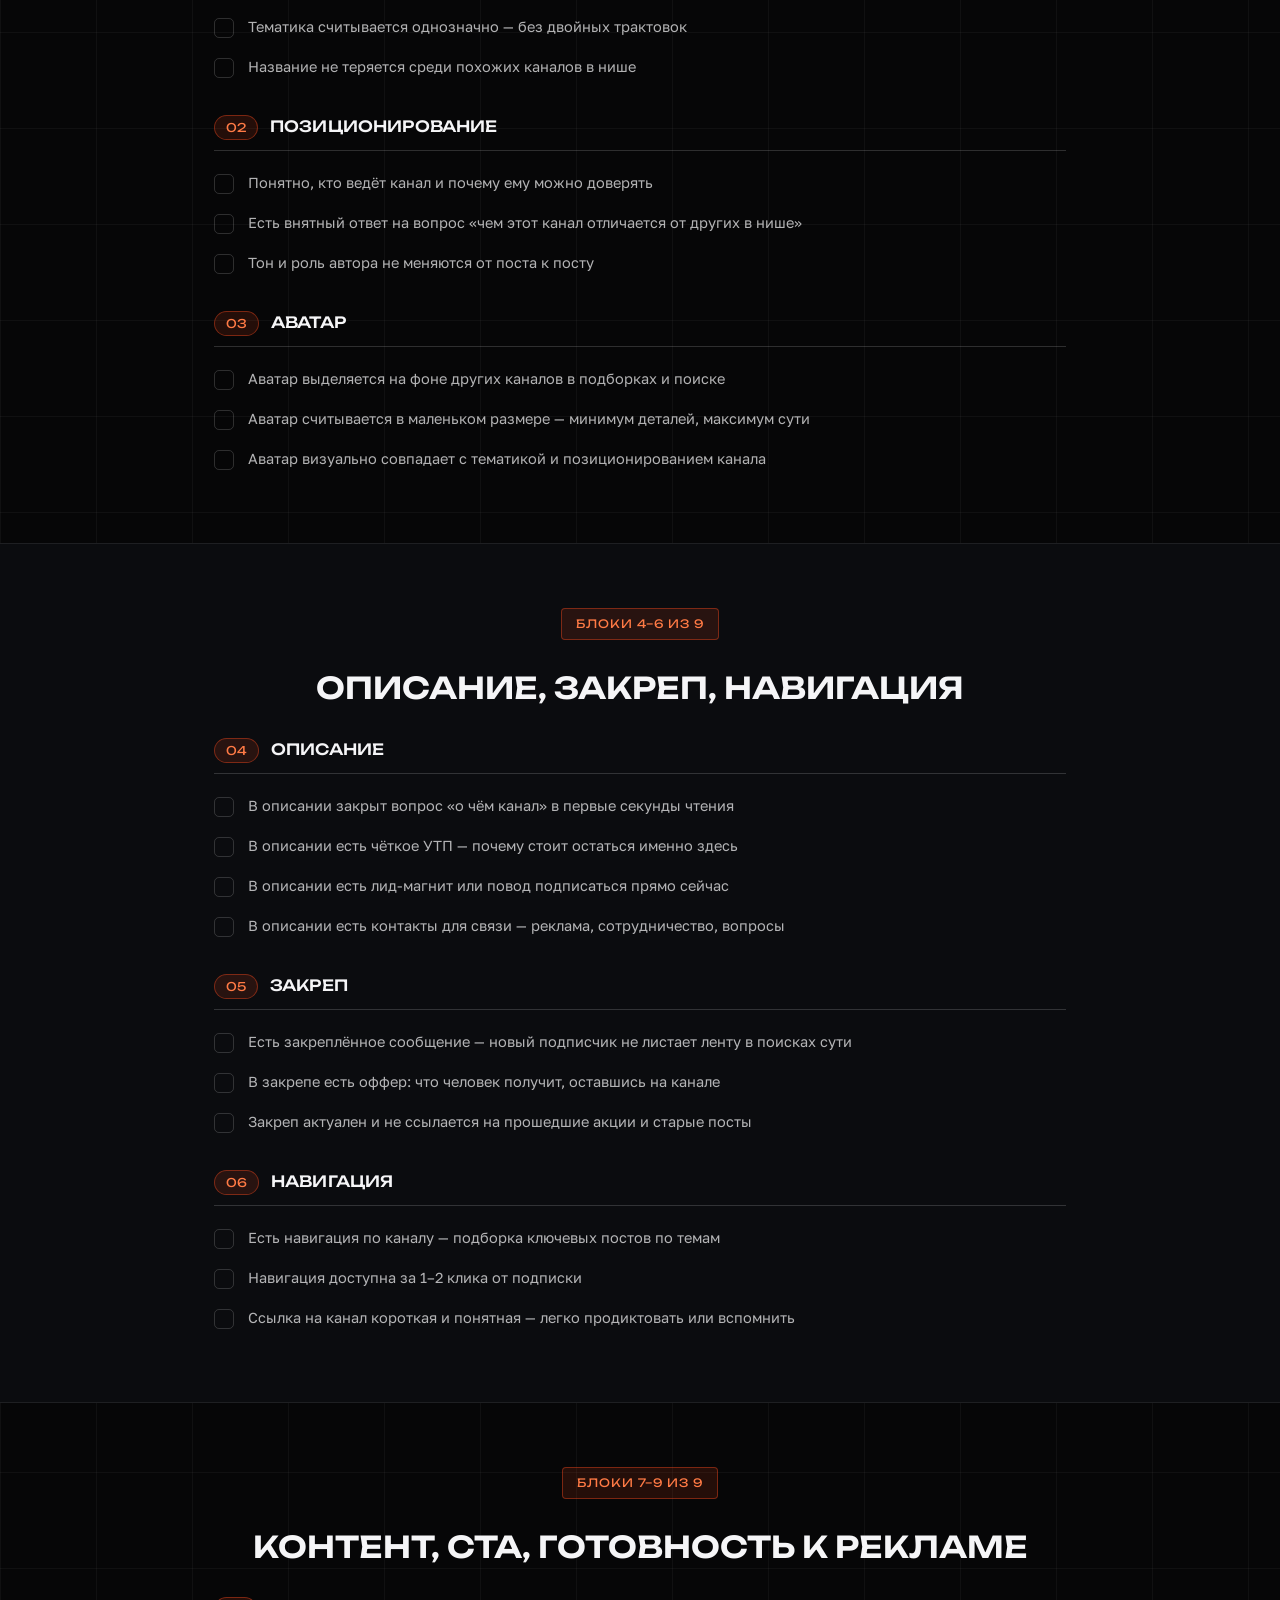
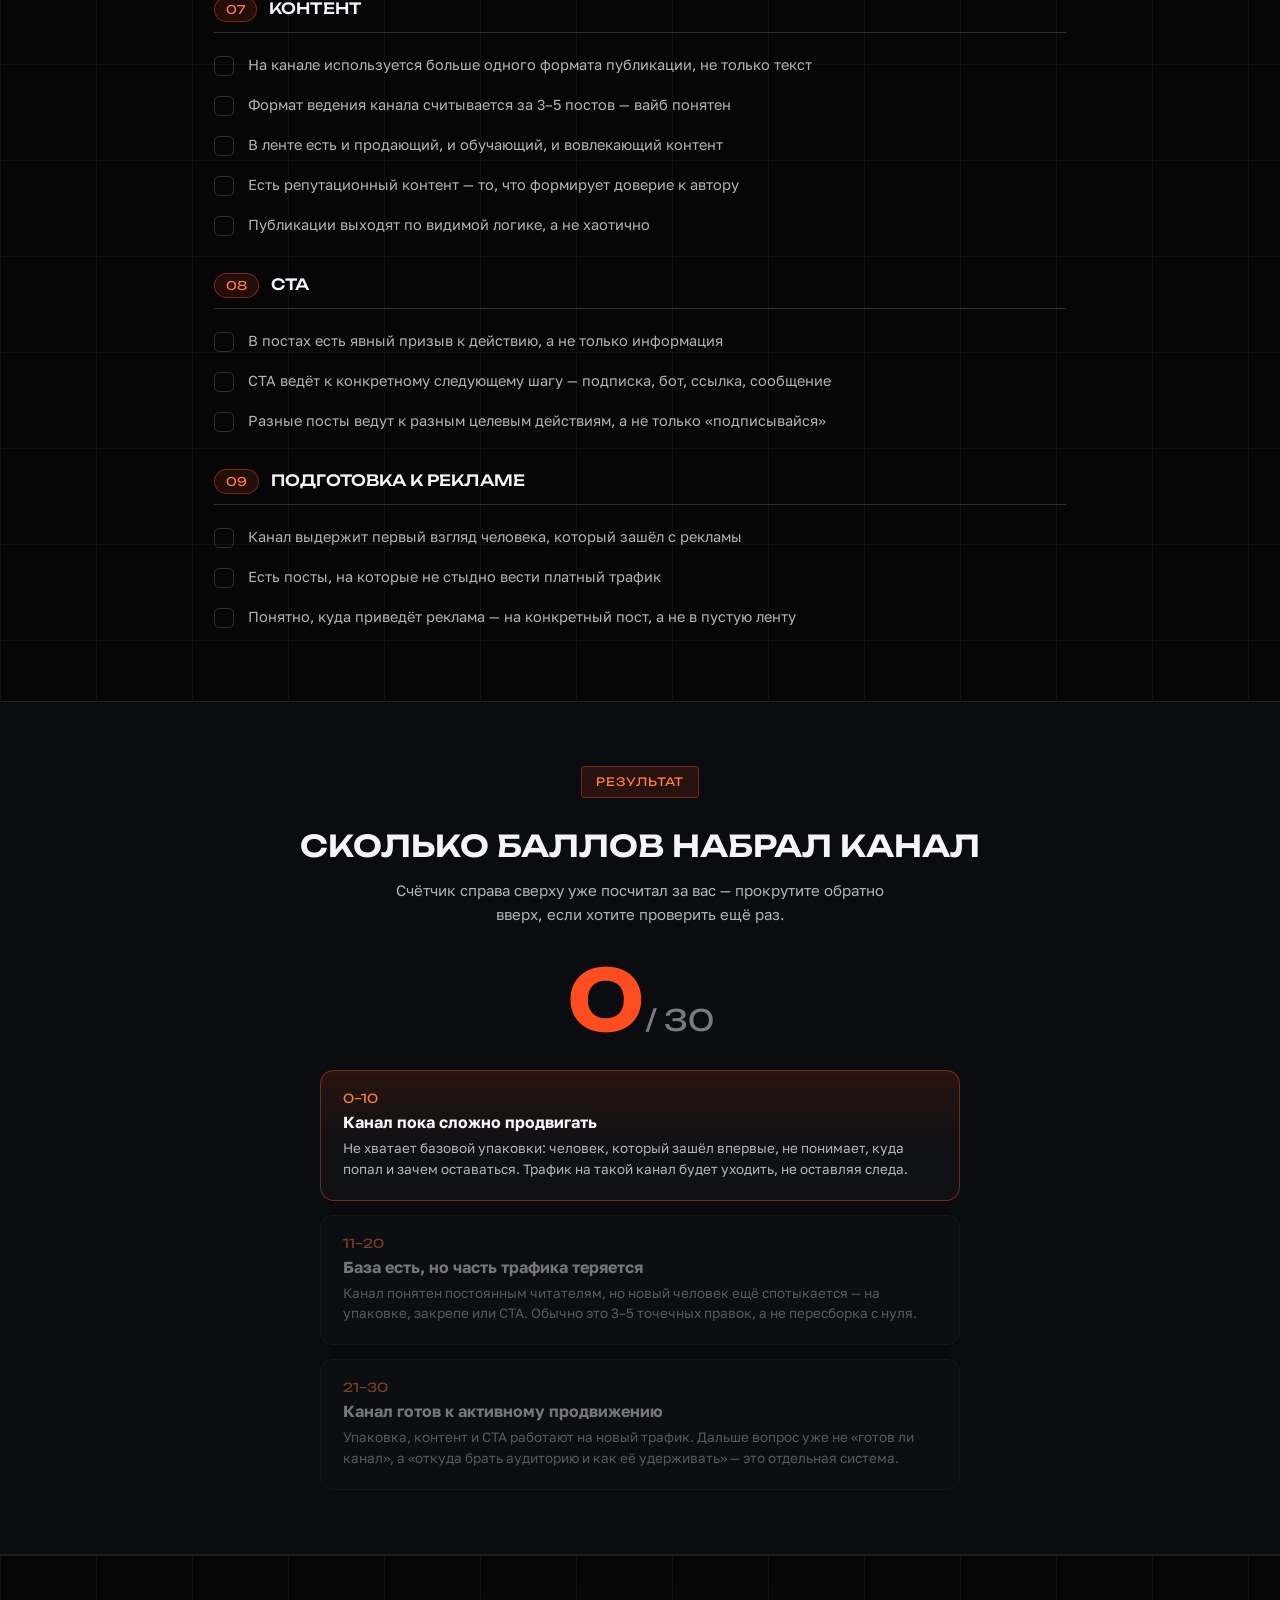
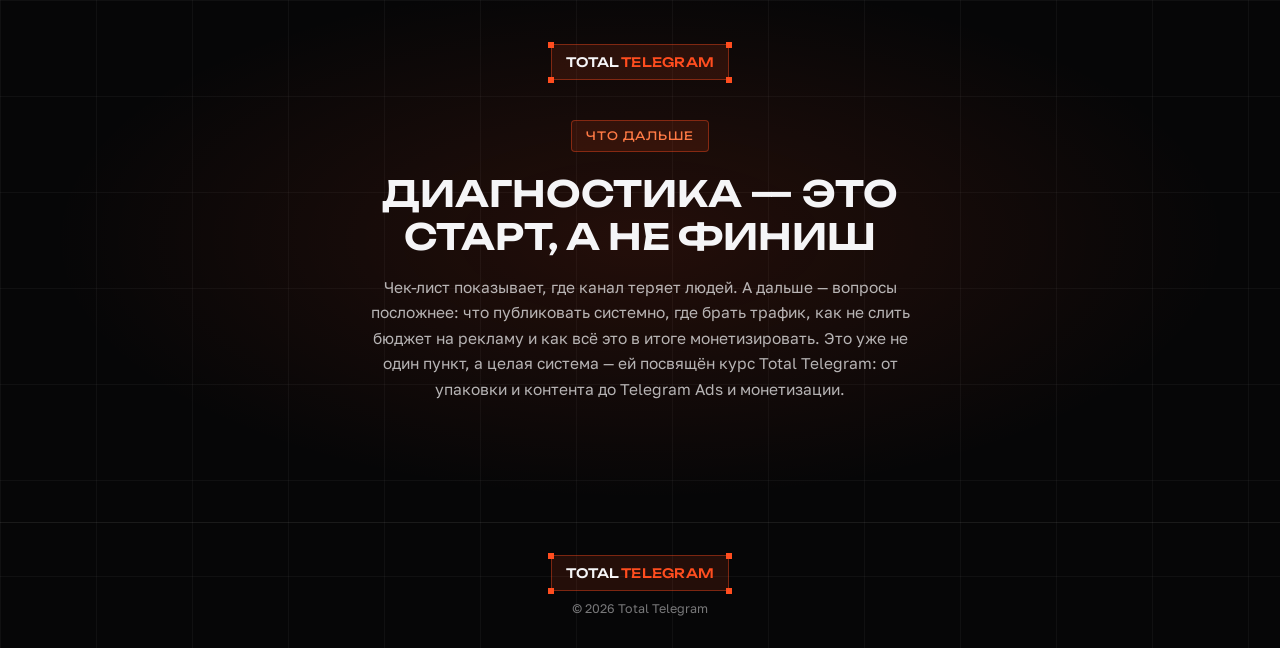
<file: lead-magnets/01-razbor-kanala-15-min.html>
<!DOCTYPE html>
<html lang="ru">
<head>
<meta charset="UTF-8" />
<meta name="viewport" content="width=device-width, initial-scale=1.0" />
<title>Разбор Telegram-канала</title>
<meta name="description" content="Бесплатный чек-лист из 30 пунктов: проверьте название, аватар, описание, закреп, навигацию, контент, CTA и готовность канала к рекламе. От Total Telegram." />
<link rel="icon" href="data:image/svg+xml,%3Csvg xmlns='http://www.w3.org/2000/svg' viewBox='0 0 32 32'%3E%3Crect width='32' height='32' rx='8' fill='%2308090b'/%3E%3Ccircle cx='16' cy='16' r='9' fill='none' stroke='%23ff5f1f' stroke-width='2.4'/%3E%3C/svg%3E" />
<link rel="preconnect" href="https://fonts.googleapis.com" />
<link rel="preconnect" href="https://fonts.gstatic.com" crossorigin />
<link href="https://fonts.googleapis.com/css2?family=Unbounded:wght@300;400;500;600;700;800;900&family=Golos+Text:wght@400;500;600;700&display=swap" rel="stylesheet" />
<style>
:root {
  --bg: #060607; --bg-alt: #0b0c0f; --surface: #101114;
  --border: rgba(255,255,255,0.08); --border-strong: rgba(255,255,255,0.16);
  --ink: #f5f5f7; --ink-soft: rgba(245,245,247,0.72); --muted: rgba(245,245,247,0.48);
  --accent: #ff4d1f; --accent-2: #ff7a45; --accent-soft: rgba(255,77,31,0.12); --accent-border: rgba(255,77,31,0.4);
  --font-display: "Unbounded", "Arial Narrow", sans-serif;
  --font-sans: "Golos Text", -apple-system, BlinkMacSystemFont, "Segoe UI", Roboto, Arial, sans-serif;
  --container: 900px;
}
* { box-sizing: border-box; }
html { scroll-behavior: smooth; overflow-x: hidden; }
body {
  margin: 0; overflow-x: hidden;
  font-family: var(--font-sans); background: var(--bg); color: var(--ink);
  -webkit-font-smoothing: antialiased;
  background-image: linear-gradient(rgba(255,255,255,0.04) 1px, transparent 1px), linear-gradient(90deg, rgba(255,255,255,0.04) 1px, transparent 1px);
  background-size: 96px 96px;
}
img { max-width: 100%; display: block; }
.container { max-width: var(--container); margin: 0 auto; padding: 0 24px; }

.eyebrow {
  display: inline-flex; align-items: center; gap: 8px; font-family: var(--font-display); font-size: 11.5px; font-weight: 400;
  letter-spacing: 0.08em; text-transform: uppercase; color: var(--accent-2); background: var(--accent-soft);
  border: 1px solid var(--accent-border); border-radius: 4px; padding: 8px 14px; width: fit-content;
}
.brand-frame { position: relative; border: 1px solid var(--accent-border); background: var(--accent-soft); }
.brand-frame i { position: absolute; width: 6px; height: 6px; background: var(--accent); pointer-events: none; }
.brand-frame i:nth-child(1) { top: -3.5px; left: -3.5px; } .brand-frame i:nth-child(2) { top: -3.5px; right: -3.5px; }
.brand-frame i:nth-child(3) { bottom: -3.5px; left: -3.5px; } .brand-frame i:nth-child(4) { bottom: -3.5px; right: -3.5px; }

.logo { display: flex; align-items: baseline; gap: 2px; font-family: var(--font-display); font-size: 13px; font-weight: 500; letter-spacing: 0.02em; text-decoration: none; color: var(--ink); padding: 9px 14px; }
.logo span { color: var(--accent); }

.btn {
  display: inline-flex; align-items: center; gap: 8px; border: 1px solid transparent; border-radius: 999px;
  font-family: var(--font-display); font-weight: 500; font-size: 14.5px; cursor: pointer; text-decoration: none;
  white-space: nowrap; padding: 14px 26px; transition: transform .15s ease, background .15s ease, border-color .15s ease;
}
.btn-primary { background: var(--accent); color: #0a0a0a; box-shadow: 0 10px 24px -10px rgba(255,95,31,.55); }
.btn-primary:hover { background: var(--accent-2); transform: translateY(-1px); }
.btn-ghost { background: transparent; border-color: var(--border-strong); color: var(--ink); }
.btn-ghost:hover { border-color: var(--accent-border); color: var(--accent-2); transform: translateY(-1px); }

/* ---------- HEADER ---------- */
.site-header { position: sticky; top: 0; z-index: 100; background: rgba(8,9,11,.72); backdrop-filter: blur(14px); border-bottom: 1px solid var(--border); }
.header-inner { display: flex; align-items: center; justify-content: space-between; height: 72px; }

/* ---------- SCORE PILL ---------- */
.score-pill {
  position: fixed; top: 20px; right: 20px; z-index: 90;
  background: rgba(16,17,20,.92); backdrop-filter: blur(10px); border: 1px solid var(--border-strong);
  border-radius: 999px; padding: 10px 16px; font-family: var(--font-display); font-size: 12.5px;
  display: flex; align-items: center; gap: 6px;
}
.score-pill strong { color: var(--accent-2); }

/* ---------- HERO ---------- */
.hero { padding: 72px 0 56px; text-align: center; }
.hero .logo { margin: 0 auto 32px; width: fit-content; }
.hero .eyebrow { margin: 0 auto 24px; }
.hero-frame { display: inline-block; padding: 28px clamp(18px,5vw,48px); margin-bottom: 28px; }
.hero-title { font-family: var(--font-display); font-size: clamp(28px,4.6vw,46px); font-weight: 600; text-transform: uppercase; line-height: 1.15; margin: 0; max-width: 16ch; }
.hero-title .accent { color: var(--accent); }
.hero-subtitle { font-size: 16.5px; line-height: 1.6; color: var(--ink-soft); max-width: 48ch; margin: 0 auto 32px; }
.hero-meta { display: flex; gap: 24px; justify-content: center; flex-wrap: wrap; font-family: var(--font-display); font-size: 11.5px; letter-spacing: .05em; text-transform: uppercase; color: var(--muted); margin-bottom: 36px; }
.hero-meta strong { color: var(--ink-soft); font-weight: 500; }
.hero-author { font-size: 13px; color: var(--muted); margin-top: 28px; }
.hero-author strong { color: var(--ink-soft); }

/* ---------- SECTIONS ---------- */
.section { padding: 64px 0; }
.section-alt { background: var(--bg-alt); border-top: 1px solid var(--border); border-bottom: 1px solid var(--border); }
.section-head { margin-bottom: 32px; text-align: center; }
.section-title { font-family: var(--font-display); font-size: clamp(22px,3vw,30px); font-weight: 600; text-transform: uppercase; line-height: 1.2; margin: 14px 0 0; }
.section-lead { font-size: 15px; line-height: 1.6; color: var(--ink-soft); max-width: 58ch; margin: 14px auto 0; }

/* ---------- HOW-TO ---------- */
.howto-grid { display: grid; grid-template-columns: repeat(3, 1fr); gap: 16px; margin-bottom: 24px; }
.howto-card { background: var(--surface); border: 1px solid var(--border); border-radius: 14px; padding: 22px; }
.howto-num { font-family: var(--font-display); font-size: 12px; color: var(--accent-2); margin-bottom: 10px; }
.howto-card h3 { font-size: 15px; margin: 0 0 8px; }
.howto-card p { font-size: 13.5px; line-height: 1.55; color: var(--ink-soft); margin: 0; }

.scale-legend { display: flex; flex-direction: column; gap: 10px; background: var(--surface); border: 1px solid var(--border); border-radius: 14px; padding: 22px 24px; }
.scale-row { display: flex; align-items: center; gap: 14px; font-size: 14px; }
.scale-dot { width: 10px; height: 10px; border-radius: 50%; flex-shrink: 0; }
.scale-row .range { font-family: var(--font-display); font-size: 12.5px; color: var(--ink); width: 90px; flex-shrink: 0; }
.scale-row .desc { color: var(--ink-soft); }

/* ---------- CATEGORY / CHECKLIST ---------- */
.categories { display: flex; flex-direction: column; gap: 28px; }
.cat-head { display: flex; align-items: baseline; gap: 12px; margin-bottom: 12px; padding-bottom: 10px; border-bottom: 1px solid var(--border-strong); }
.cat-badge { font-family: var(--font-display); font-size: 12px; color: var(--accent-2); background: var(--accent-soft); border: 1px solid var(--accent-border); border-radius: 999px; padding: 4px 11px; flex-shrink: 0; }
.cat-title { font-family: var(--font-display); font-size: 15.5px; font-weight: 500; text-transform: uppercase; letter-spacing: .01em; }

.check-item { display: flex; align-items: flex-start; gap: 14px; padding: 9px 0; cursor: pointer; user-select: none; }
.check-box { width: 20px; height: 20px; border: 1.5px solid var(--border-strong); border-radius: 5px; flex-shrink: 0; margin-top: 2px; display: flex; align-items: center; justify-content: center; transition: border-color .15s, background .15s; }
.check-box svg { opacity: 0; transform: scale(.5); transition: opacity .15s, transform .15s; color: var(--bg); }
.check-item.is-checked .check-box { background: var(--accent); border-color: var(--accent); }
.check-item.is-checked .check-box svg { opacity: 1; transform: scale(1); }
.check-item span.check-text { font-size: 14.5px; line-height: 1.5; color: var(--ink-soft); }
.check-item.is-checked span.check-text { color: var(--ink); }

/* ---------- RESULT ---------- */
.result-wrap { text-align: center; }
.result-score { font-family: var(--font-display); font-size: clamp(56px,10vw,84px); font-weight: 700; color: var(--accent); line-height: 1; margin-bottom: 28px; }
.result-score span { font-size: .35em; color: var(--muted); font-weight: 400; }
.result-bands { display: flex; flex-direction: column; gap: 14px; text-align: left; max-width: 640px; margin: 0 auto; }
.band { border: 1px solid var(--border); border-radius: 14px; padding: 20px 22px; background: var(--surface); opacity: .45; transition: opacity .2s, border-color .2s; }
.band.is-active { opacity: 1; border-color: var(--accent-border); background: linear-gradient(180deg, var(--accent-soft), var(--surface) 60%); }
.band-range { font-family: var(--font-display); font-size: 12.5px; color: var(--accent-2); margin-bottom: 6px; }
.band h3 { font-size: 16px; margin: 0 0 6px; }
.band p { font-size: 13.5px; line-height: 1.55; color: var(--ink-soft); margin: 0; }

/* ---------- FINAL CTA ---------- */
.final-cta { text-align: center; padding: 88px 0; background: radial-gradient(ellipse at center, var(--accent-soft), transparent 65%); border-top: 1px solid var(--border); }
.final-cta .logo { margin: 0 auto 24px; width: fit-content; }
.final-title { font-family: var(--font-display); font-size: clamp(24px,3.6vw,36px); font-weight: 600; text-transform: uppercase; max-width: 20ch; margin: 20px auto 16px; line-height: 1.2; }
.final-lead { font-size: 15.5px; line-height: 1.65; color: var(--ink-soft); max-width: 54ch; margin: 0 auto 32px; }

/* ---------- FOOTER ---------- */
.site-footer { padding: 32px 0; border-top: 1px solid var(--border); text-align: center; }
.site-footer .logo { margin: 0 auto 10px; width: fit-content; }
.site-footer p { font-size: 12.5px; color: var(--muted); margin: 0; }

@media (max-width: 700px) {
  .howto-grid { grid-template-columns: 1fr; }
  .score-pill { top: 12px; right: 12px; padding: 8px 12px; font-size: 11.5px; }
}
</style>
</head>
<body>

<header class="site-header">
  <div class="container header-inner">
    <a href="https://total-telegram-landing.vercel.app/" class="logo brand-frame"><i></i><i></i><i></i><i></i>TOTAL<span>TELEGRAM</span></a>
    <a href="https://total-telegram-landing.vercel.app/" class="btn btn-ghost" style="padding:9px 18px;font-size:13px;">На сайт курса</a>
  </div>
</header>

<div class="score-pill" id="scorePill">Отмечено: <strong id="scoreLive">0</strong> / 30</div>

<main id="top">

  <section class="hero">
    <div class="container">
      <div class="eyebrow">Бесплатный материал</div>
      <div class="hero-frame brand-frame"><i></i><i></i><i></i><i></i>
        <h1 class="hero-title">Разбор Telegram-канала <span class="accent">за 15 минут</span></h1>
      </div>
      <p class="hero-subtitle">Чек-лист из 30 пунктов. Пройдите его по своему каналу — и увидите, где именно он теряет подписчиков, доверие и рекламный трафик.</p>
      <div class="hero-meta">
        <span><strong>30</strong> пунктов</span>
        <span><strong>9</strong> категорий</span>
        <span><strong>~15</strong> минут</span>
      </div>
      <a href="#howto" class="btn btn-primary">Пройти чек-лист</a>
      <div class="hero-author">Материал подготовлен для канала «Секреты продвижения в TG» · <strong>Ахмад Макеев</strong></div>
    </div>
  </section>

  <section class="section section-alt" id="howto">
    <div class="container">
      <div class="section-head">
        <div class="eyebrow" style="margin:0 auto 16px;">Как пользоваться</div>
        <h2 class="section-title">Пройдите канал по 9 блокам</h2>
        <p class="section-lead">Отмечайте пункт, если он выполнен на вашем канале. Каждая отметка — 1 балл. В конце увидите сумму и расшифровку результата.</p>
      </div>
      <div class="howto-grid">
        <div class="howto-card"><div class="howto-num">01</div><h3>Откройте свой канал рядом</h3><p>Проходите чек-лист, глядя на реальный канал — не по памяти.</p></div>
        <div class="howto-card"><div class="howto-num">02</div><h3>Отмечайте честно</h3><p>Если пункт выполнен наполовину — считайте, что не выполнен. Это диагностика, а не оценка себя.</p></div>
        <div class="howto-card"><div class="howto-num">03</div><h3>Смотрите на пропуски</h3><p>Незакрытые пункты — это и есть конкретный план, что поправить в первую очередь.</p></div>
      </div>
      <div class="scale-legend">
        <div class="scale-row"><span class="scale-dot" style="background:#ff4d1f"></span><span class="range">0–10</span><span class="desc">канал пока сложно продвигать</span></div>
        <div class="scale-row"><span class="scale-dot" style="background:#ffb020"></span><span class="range">11–20</span><span class="desc">база есть, но часть трафика теряется</span></div>
        <div class="scale-row"><span class="scale-dot" style="background:#3ddc84"></span><span class="range">21–30</span><span class="desc">канал готов к активному продвижению</span></div>
      </div>
    </div>
  </section>

  <section class="section" id="block-1">
    <div class="container">
      <div class="section-head">
        <div class="eyebrow" style="margin:0 auto 16px;">Блоки 1–3 из 9</div>
        <h2 class="section-title">Название, позиционирование, аватар</h2>
      </div>
      <div class="categories" id="cat-1-3"></div>
    </div>
  </section>

  <section class="section section-alt" id="block-2">
    <div class="container">
      <div class="section-head">
        <div class="eyebrow" style="margin:0 auto 16px;">Блоки 4–6 из 9</div>
        <h2 class="section-title">Описание, закреп, навигация</h2>
      </div>
      <div class="categories" id="cat-4-6"></div>
    </div>
  </section>

  <section class="section" id="block-3">
    <div class="container">
      <div class="section-head">
        <div class="eyebrow" style="margin:0 auto 16px;">Блоки 7–9 из 9</div>
        <h2 class="section-title">Контент, CTA, готовность к рекламе</h2>
      </div>
      <div class="categories" id="cat-7-9"></div>
    </div>
  </section>

  <section class="section section-alt" id="result">
    <div class="container result-wrap">
      <div class="section-head">
        <div class="eyebrow" style="margin:0 auto 16px;">Результат</div>
        <h2 class="section-title">Сколько баллов набрал канал</h2>
        <p class="section-lead">Счётчик справа сверху уже посчитал за вас — прокрутите обратно вверх, если хотите проверить ещё раз.</p>
      </div>
      <div class="result-score" id="resultScore">0<span>/ 30</span></div>
      <div class="result-bands">
        <div class="band" id="band-low">
          <div class="band-range">0–10</div>
          <h3>Канал пока сложно продвигать</h3>
          <p>Не хватает базовой упаковки: человек, который зашёл впервые, не понимает, куда попал и зачем оставаться. Трафик на такой канал будет уходить, не оставляя следа.</p>
        </div>
        <div class="band" id="band-mid">
          <div class="band-range">11–20</div>
          <h3>База есть, но часть трафика теряется</h3>
          <p>Канал понятен постоянным читателям, но новый человек ещё спотыкается — на упаковке, закрепе или CTA. Обычно это 3–5 точечных правок, а не пересборка с нуля.</p>
        </div>
        <div class="band" id="band-high">
          <div class="band-range">21–30</div>
          <h3>Канал готов к активному продвижению</h3>
          <p>Упаковка, контент и CTA работают на новый трафик. Дальше вопрос уже не «готов ли канал», а «откуда брать аудиторию и как её удерживать» — это отдельная система.</p>
        </div>
      </div>
    </div>
  </section>

  <section class="final-cta">
    <div class="container">
      <a href="https://total-telegram-landing.vercel.app/" class="logo brand-frame"><i></i><i></i><i></i><i></i>TOTAL<span>TELEGRAM</span></a>
      <div class="eyebrow" style="margin:16px auto 0;">Что дальше</div>
      <h2 class="final-title">Диагностика — это старт, а не финиш</h2>
      <p class="final-lead">Чек-лист показывает, где канал теряет людей. А дальше — вопросы посложнее: что публиковать системно, где брать трафик, как не слить бюджет на рекламу и как всё это в итоге монетизировать. Это уже не один пункт, а целая система — ей посвящён курс Total Telegram: от упаковки и контента до Telegram Ads и монетизации.</p>
    </div>
  </section>

</main>

<footer class="site-footer">
  <div class="container">
    <a href="https://total-telegram-landing.vercel.app/" class="logo brand-frame"><i></i><i></i><i></i><i></i>TOTAL<span>TELEGRAM</span></a>
    <p>© <span id="footerYear"></span> Total Telegram</p>
  </div>
</footer>

<script>
(function () {
  "use strict";

  var CATEGORIES = [
    {
      id: "cat-1-3",
      groups: [
        { badge: "01", title: "Название", items: [
            "Название + короткое пояснение сразу объясняют, о чём канал",
            "Тематика считывается однозначно — без двойных трактовок",
            "Название не теряется среди похожих каналов в нише",
        ]},
        { badge: "02", title: "Позиционирование", items: [
            "Понятно, кто ведёт канал и почему ему можно доверять",
            "Есть внятный ответ на вопрос «чем этот канал отличается от других в нише»",
            "Тон и роль автора не меняются от поста к посту",
        ]},
        { badge: "03", title: "Аватар", items: [
            "Аватар выделяется на фоне других каналов в подборках и поиске",
            "Аватар считывается в маленьком размере — минимум деталей, максимум сути",
            "Аватар визуально совпадает с тематикой и позиционированием канала",
        ]},
      ],
    },
    {
      id: "cat-4-6",
      groups: [
        { badge: "04", title: "Описание", items: [
            "В описании закрыт вопрос «о чём канал» в первые секунды чтения",
            "В описании есть чёткое УТП — почему стоит остаться именно здесь",
            "В описании есть лид-магнит или повод подписаться прямо сейчас",
            "В описании есть контакты для связи — реклама, сотрудничество, вопросы",
        ]},
        { badge: "05", title: "Закреп", items: [
            "Есть закреплённое сообщение — новый подписчик не листает ленту в поисках сути",
            "В закрепе есть оффер: что человек получит, оставшись на канале",
            "Закреп актуален и не ссылается на прошедшие акции и старые посты",
        ]},
        { badge: "06", title: "Навигация", items: [
            "Есть навигация по каналу — подборка ключевых постов по темам",
            "Навигация доступна за 1–2 клика от подписки",
            "Ссылка на канал короткая и понятная — легко продиктовать или вспомнить",
        ]},
      ],
    },
    {
      id: "cat-7-9",
      groups: [
        { badge: "07", title: "Контент", items: [
            "На канале используется больше одного формата публикации, не только текст",
            "Формат ведения канала считывается за 3–5 постов — вайб понятен",
            "В ленте есть и продающий, и обучающий, и вовлекающий контент",
            "Есть репутационный контент — то, что формирует доверие к автору",
            "Публикации выходят по видимой логике, а не хаотично",
        ]},
        { badge: "08", title: "CTA", items: [
            "В постах есть явный призыв к действию, а не только информация",
            "CTA ведёт к конкретному следующему шагу — подписка, бот, ссылка, сообщение",
            "Разные посты ведут к разным целевым действиям, а не только «подписывайся»",
        ]},
        { badge: "09", title: "Подготовка к рекламе", items: [
            "Канал выдержит первый взгляд человека, который зашёл с рекламы",
            "Есть посты, на которые не стыдно вести платный трафик",
            "Понятно, куда приведёт реклама — на конкретный пост, а не в пустую ленту",
        ]},
      ],
    },
  ];

  var checkSvg = '<svg width="12" height="12" viewBox="0 0 16 16" fill="none" aria-hidden="true"><path d="M3 8.5L6.2 11.5L13 4.5" stroke="currentColor" stroke-width="2.2" stroke-linecap="round" stroke-linejoin="round"/></svg>';

  function esc(str) { var d = document.createElement("div"); d.textContent = str; return d.innerHTML; }

  function render() {
    CATEGORIES.forEach(function (page) {
      var wrap = document.getElementById(page.id);
      if (!wrap) return;
      wrap.innerHTML = page.groups.map(function (g) {
        var items = g.items.map(function (text) {
          return '<label class="check-item"><span class="check-box">' + checkSvg + '</span><span class="check-text">' + esc(text) + '</span></label>';
        }).join("");
        return '<div><div class="cat-head"><span class="cat-badge">' + g.badge + '</span><span class="cat-title">' + esc(g.title) + '</span></div>' + items + '</div>';
      }).join("");
    });
  }

  function setupChecks() {
    var items = document.querySelectorAll(".check-item");
    var scoreLive = document.getElementById("scoreLive");
    var resultScore = document.getElementById("resultScore");
    var bands = { low: document.getElementById("band-low"), mid: document.getElementById("band-mid"), high: document.getElementById("band-high") };

    function update() {
      var count = document.querySelectorAll(".check-item.is-checked").length;
      if (scoreLive) scoreLive.textContent = String(count);
      if (resultScore) resultScore.innerHTML = count + '<span>/ 30</span>';
      Object.keys(bands).forEach(function (k) { if (bands[k]) bands[k].classList.remove("is-active"); });
      var active = count <= 10 ? bands.low : count <= 20 ? bands.mid : bands.high;
      if (active) active.classList.add("is-active");
    }

    items.forEach(function (item) {
      item.addEventListener("click", function () { item.classList.toggle("is-checked"); update(); });
    });

    update();
  }

  render();
  setupChecks();

  var yearEl = document.getElementById("footerYear");
  if (yearEl) yearEl.textContent = new Date().getFullYear();
})();
</script>
</body>
</html>
</file>
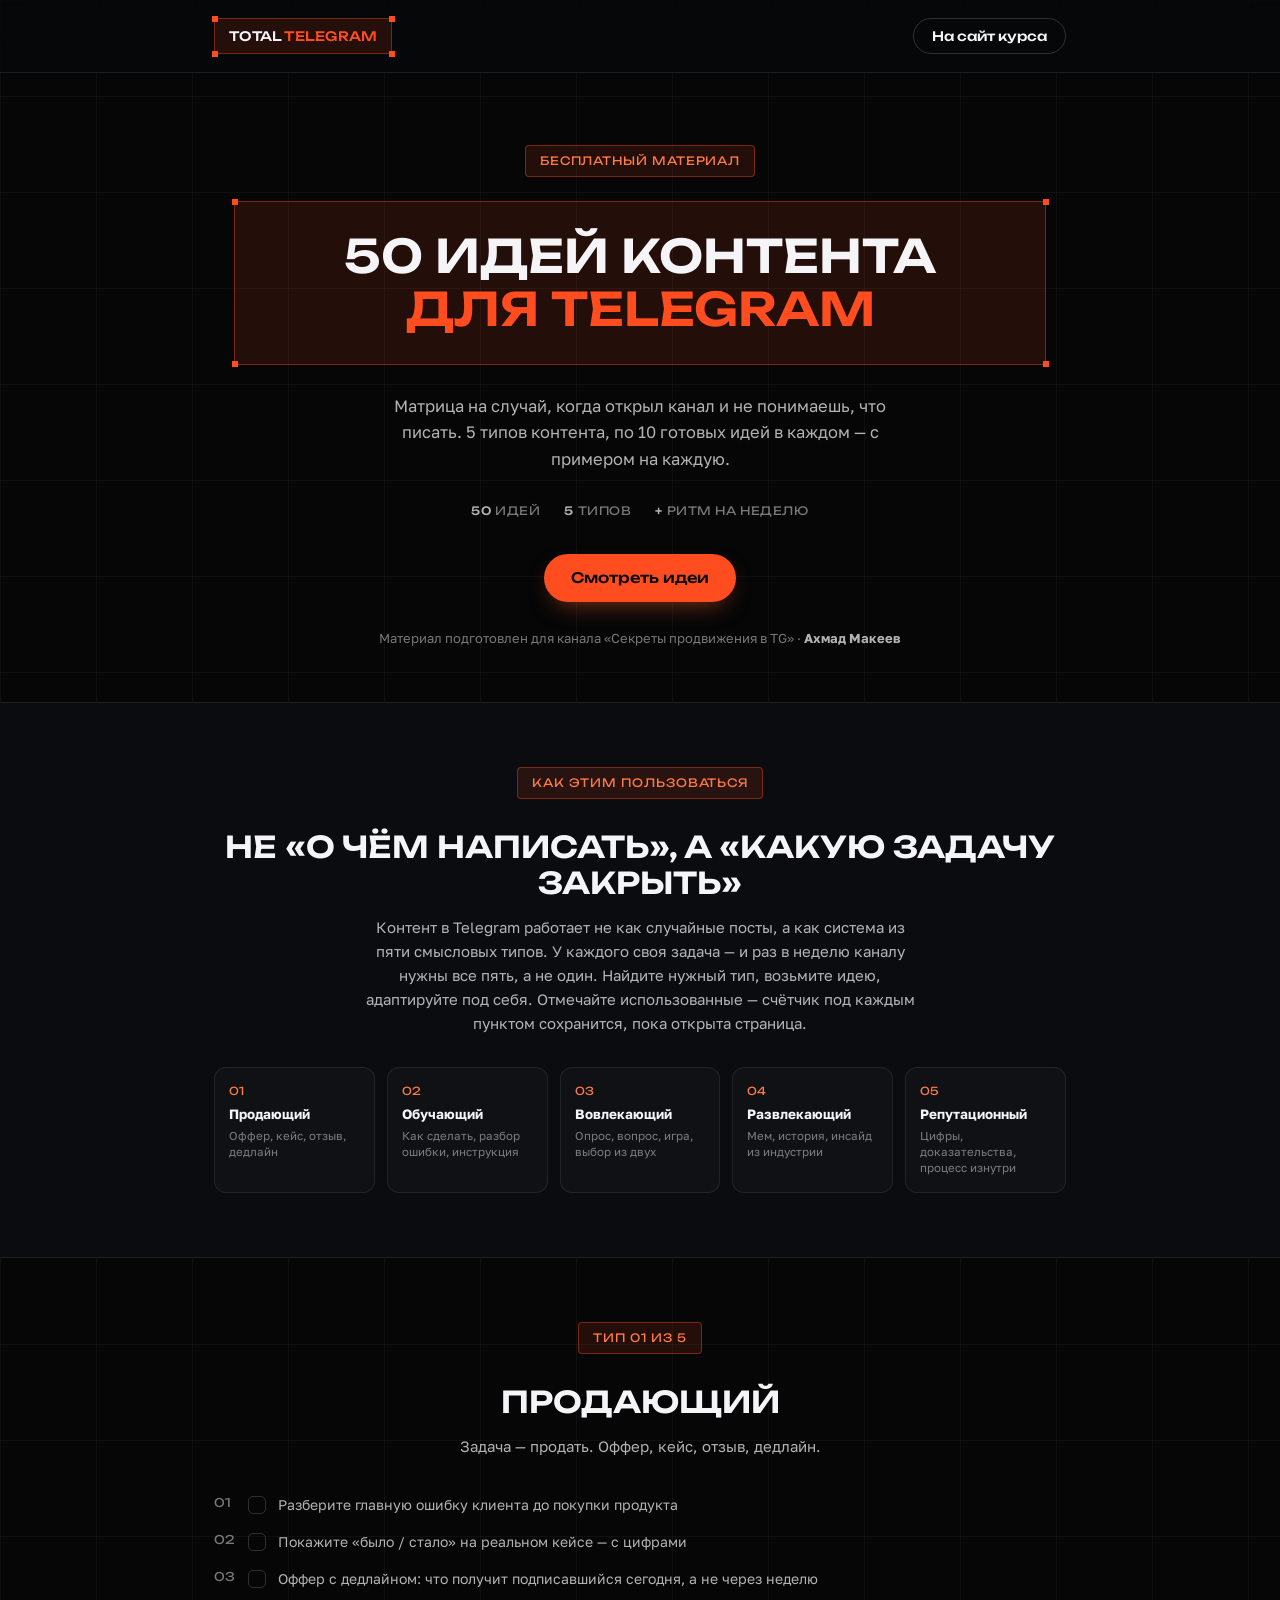
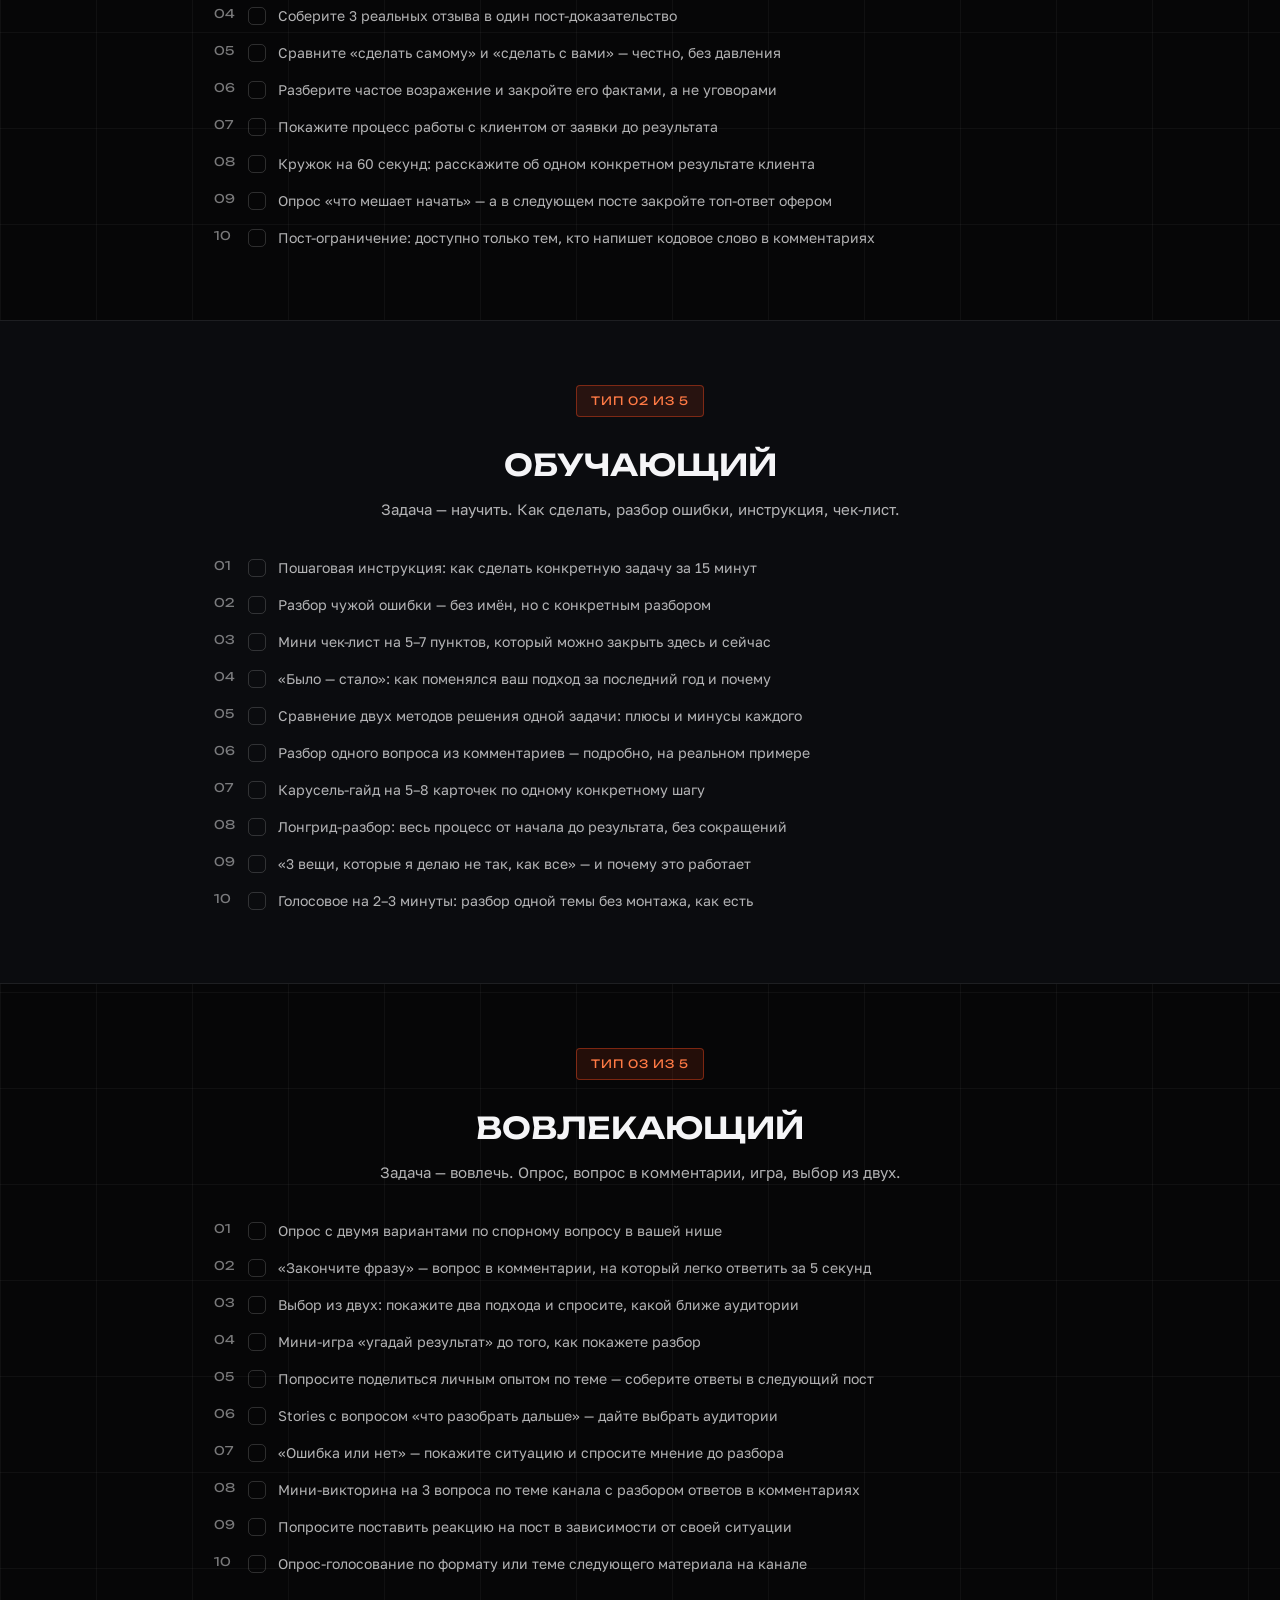
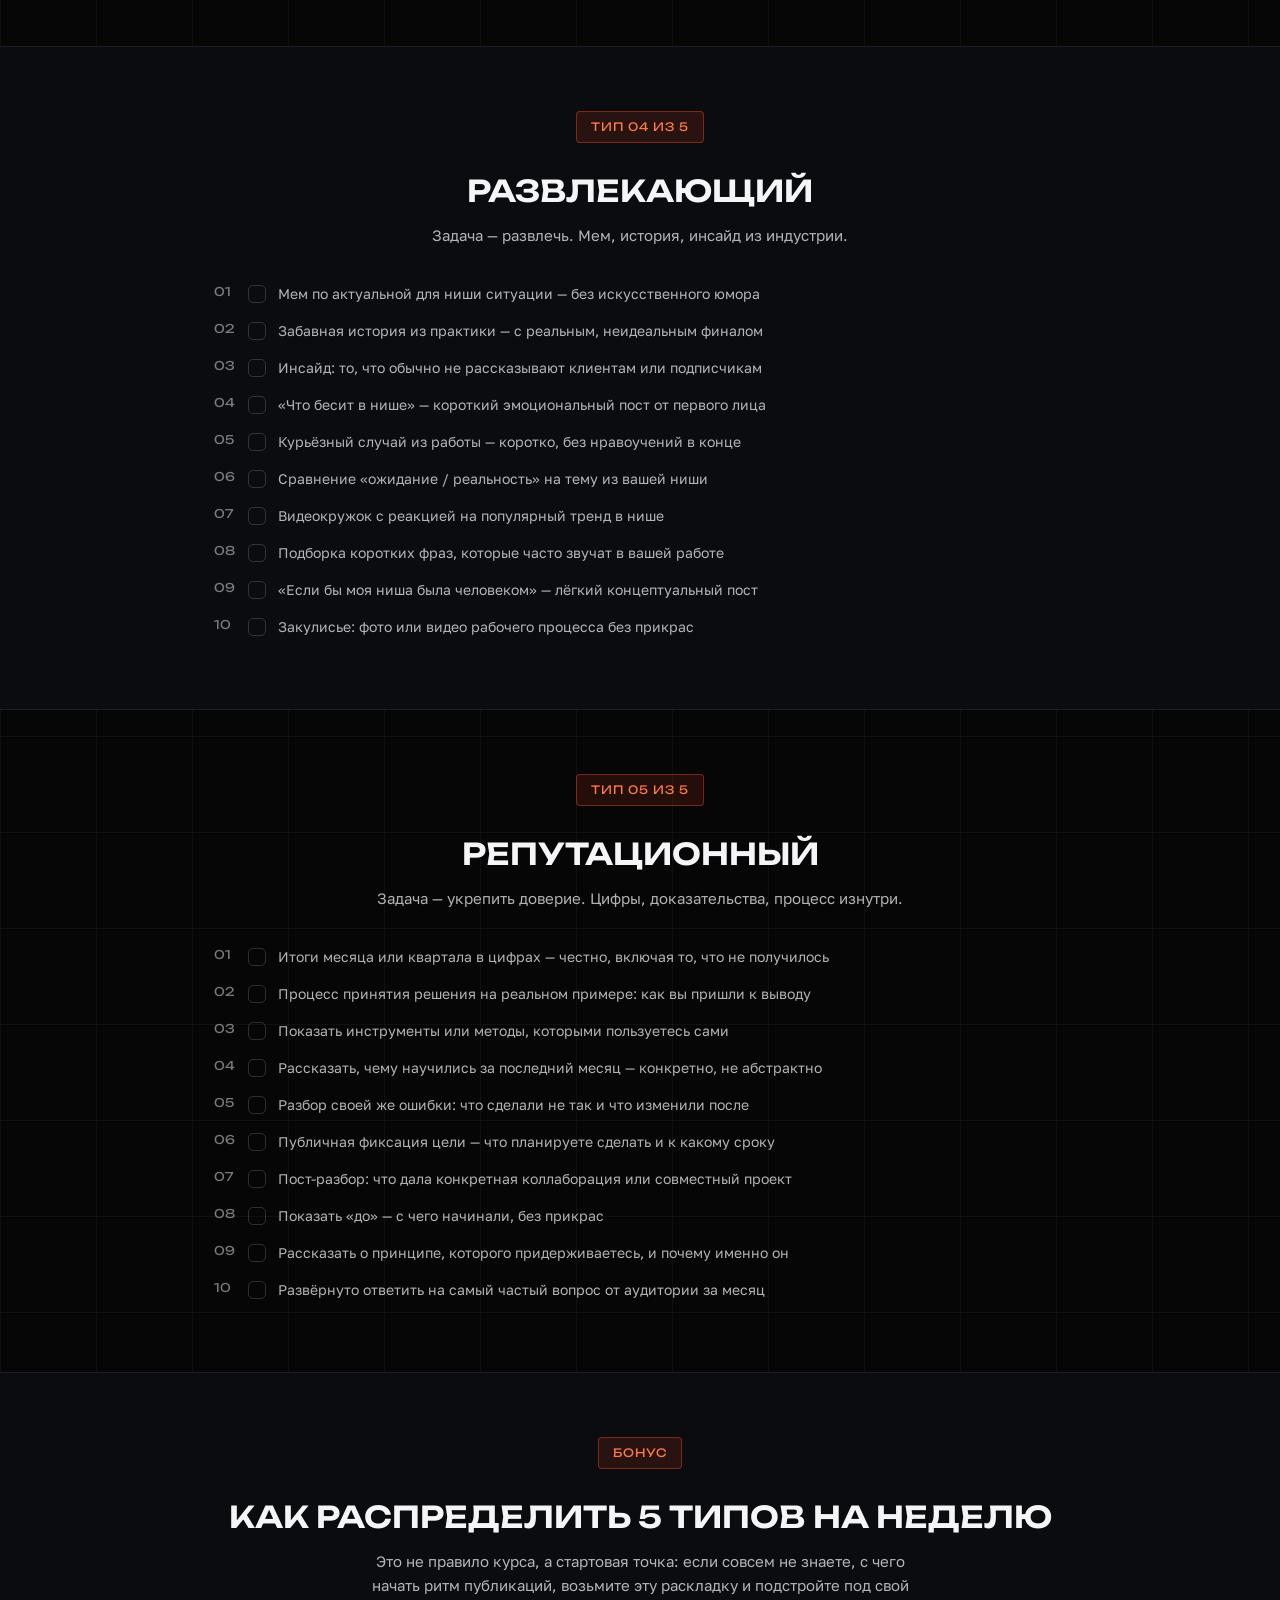
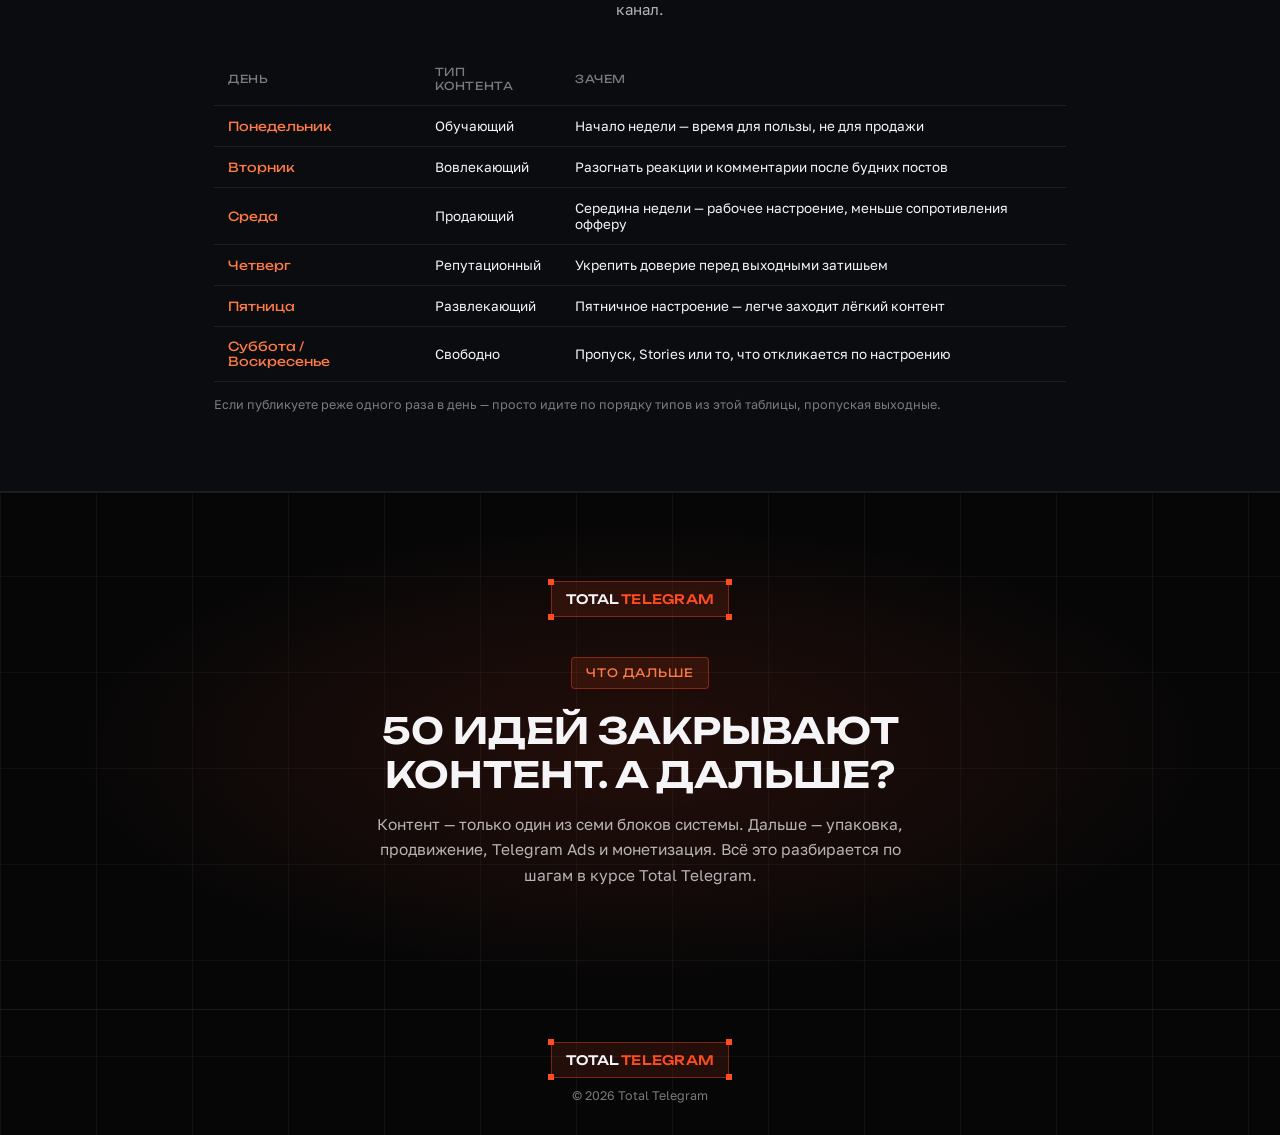
<file: lead-magnets/02-50-idey-kontenta.html>
<!DOCTYPE html>
<html lang="ru">
<head>
<meta charset="UTF-8" />
<meta name="viewport" content="width=device-width, initial-scale=1.0" />
<title>50 идей контента для Telegram</title>
<meta name="description" content="Бесплатная матрица: 5 типов контента × 10 готовых идей на каждый, чтобы не думать, что публиковать в Telegram-канале. От Total Telegram." />
<link rel="icon" href="data:image/svg+xml,%3Csvg xmlns='http://www.w3.org/2000/svg' viewBox='0 0 32 32'%3E%3Crect width='32' height='32' rx='8' fill='%2308090b'/%3E%3Ccircle cx='16' cy='16' r='9' fill='none' stroke='%23ff5f1f' stroke-width='2.4'/%3E%3C/svg%3E" />
<link rel="preconnect" href="https://fonts.googleapis.com" />
<link rel="preconnect" href="https://fonts.gstatic.com" crossorigin />
<link href="https://fonts.googleapis.com/css2?family=Unbounded:wght@300;400;500;600;700;800;900&family=Golos+Text:wght@400;500;600;700&display=swap" rel="stylesheet" />
<style>
:root {
  --bg: #060607; --bg-alt: #0b0c0f; --surface: #101114;
  --border: rgba(255,255,255,0.08); --border-strong: rgba(255,255,255,0.16);
  --ink: #f5f5f7; --ink-soft: rgba(245,245,247,0.72); --muted: rgba(245,245,247,0.48);
  --accent: #ff4d1f; --accent-2: #ff7a45; --accent-soft: rgba(255,77,31,0.12); --accent-border: rgba(255,77,31,0.4);
  --font-display: "Unbounded", "Arial Narrow", sans-serif;
  --font-sans: "Golos Text", -apple-system, BlinkMacSystemFont, "Segoe UI", Roboto, Arial, sans-serif;
  --container: 900px;
}
* { box-sizing: border-box; }
html { scroll-behavior: smooth; overflow-x: hidden; }
body {
  margin: 0; overflow-x: hidden;
  font-family: var(--font-sans); background: var(--bg); color: var(--ink);
  -webkit-font-smoothing: antialiased;
  background-image: linear-gradient(rgba(255,255,255,0.04) 1px, transparent 1px), linear-gradient(90deg, rgba(255,255,255,0.04) 1px, transparent 1px);
  background-size: 96px 96px;
}
img { max-width: 100%; display: block; }
.container { max-width: var(--container); margin: 0 auto; padding: 0 24px; }

.eyebrow {
  display: inline-flex; align-items: center; gap: 8px; font-family: var(--font-display); font-size: 11.5px; font-weight: 400;
  letter-spacing: 0.08em; text-transform: uppercase; color: var(--accent-2); background: var(--accent-soft);
  border: 1px solid var(--accent-border); border-radius: 4px; padding: 8px 14px; width: fit-content;
}
.brand-frame { position: relative; border: 1px solid var(--accent-border); background: var(--accent-soft); }
.brand-frame i { position: absolute; width: 6px; height: 6px; background: var(--accent); pointer-events: none; }
.brand-frame i:nth-child(1) { top: -3.5px; left: -3.5px; } .brand-frame i:nth-child(2) { top: -3.5px; right: -3.5px; }
.brand-frame i:nth-child(3) { bottom: -3.5px; left: -3.5px; } .brand-frame i:nth-child(4) { bottom: -3.5px; right: -3.5px; }

.logo { display: flex; align-items: baseline; gap: 2px; font-family: var(--font-display); font-size: 13px; font-weight: 500; letter-spacing: 0.02em; text-decoration: none; color: var(--ink); padding: 9px 14px; }
.logo span { color: var(--accent); }

.btn {
  display: inline-flex; align-items: center; gap: 8px; border: 1px solid transparent; border-radius: 999px;
  font-family: var(--font-display); font-weight: 500; font-size: 14.5px; cursor: pointer; text-decoration: none;
  white-space: nowrap; padding: 14px 26px; transition: transform .15s ease, background .15s ease, border-color .15s ease;
}
.btn-primary { background: var(--accent); color: #0a0a0a; box-shadow: 0 10px 24px -10px rgba(255,95,31,.55); }
.btn-primary:hover { background: var(--accent-2); transform: translateY(-1px); }
.btn-ghost { background: transparent; border-color: var(--border-strong); color: var(--ink); }
.btn-ghost:hover { border-color: var(--accent-border); color: var(--accent-2); transform: translateY(-1px); }

.site-header { position: sticky; top: 0; z-index: 100; background: rgba(8,9,11,.72); backdrop-filter: blur(14px); border-bottom: 1px solid var(--border); }
.header-inner { display: flex; align-items: center; justify-content: space-between; height: 72px; }

.hero { padding: 72px 0 56px; text-align: center; }
.hero .logo { margin: 0 auto 32px; width: fit-content; }
.hero .eyebrow { margin: 0 auto 24px; }
.hero-frame { display: inline-block; padding: 28px clamp(18px,5vw,48px); margin-bottom: 28px; }
.hero-title { font-family: var(--font-display); font-size: clamp(28px,4.6vw,46px); font-weight: 600; text-transform: uppercase; line-height: 1.15; margin: 0; max-width: 17ch; }
.hero-title .accent { color: var(--accent); }
.hero-subtitle { font-size: 16.5px; line-height: 1.6; color: var(--ink-soft); max-width: 50ch; margin: 0 auto 32px; }
.hero-meta { display: flex; gap: 24px; justify-content: center; flex-wrap: wrap; font-family: var(--font-display); font-size: 11.5px; letter-spacing: .05em; text-transform: uppercase; color: var(--muted); margin-bottom: 36px; }
.hero-meta strong { color: var(--ink-soft); font-weight: 500; }
.hero-author { font-size: 13px; color: var(--muted); margin-top: 28px; }
.hero-author strong { color: var(--ink-soft); }

.section { padding: 64px 0; }
.section-alt { background: var(--bg-alt); border-top: 1px solid var(--border); border-bottom: 1px solid var(--border); }
.section-head { margin-bottom: 32px; text-align: center; }
.section-title { font-family: var(--font-display); font-size: clamp(22px,3vw,30px); font-weight: 600; text-transform: uppercase; line-height: 1.2; margin: 14px 0 0; }
.section-lead { font-size: 15px; line-height: 1.6; color: var(--ink-soft); max-width: 62ch; margin: 14px auto 0; }

.matrix-grid { display: grid; grid-template-columns: repeat(5, 1fr); gap: 12px; }
.matrix-card { background: var(--surface); border: 1px solid var(--border); border-radius: 12px; padding: 16px 14px; }
.matrix-card .n { font-family: var(--font-display); font-size: 11px; color: var(--accent-2); margin-bottom: 8px; }
.matrix-card h3 { font-size: 13.5px; margin: 0 0 6px; }
.matrix-card p { font-size: 11.5px; line-height: 1.4; color: var(--muted); margin: 0; }

.type-head { text-align: center; margin-bottom: 28px; }

.idea-item { display: flex; align-items: flex-start; gap: 12px; padding: 8px 0; cursor: pointer; user-select: none; }
.idea-num { font-family: var(--font-display); font-size: 12px; color: var(--muted); width: 22px; flex-shrink: 0; margin-top: 1px; }
.idea-box { width: 18px; height: 18px; border: 1.5px solid var(--border-strong); border-radius: 5px; flex-shrink: 0; margin-top: 2px; display: flex; align-items: center; justify-content: center; transition: border-color .15s, background .15s; }
.idea-box svg { opacity: 0; transform: scale(.5); transition: opacity .15s, transform .15s; color: var(--bg); }
.idea-item.is-checked .idea-box { background: var(--accent); border-color: var(--accent); }
.idea-item.is-checked .idea-box svg { opacity: 1; transform: scale(1); }
.idea-item span.idea-text { font-size: 14px; line-height: 1.5; color: var(--ink-soft); }
.idea-item.is-checked span.idea-text { color: var(--ink); text-decoration: line-through; text-decoration-color: var(--border-strong); }

.rhythm-table { width: 100%; border-collapse: collapse; margin-top: 8px; }
.rhythm-table th, .rhythm-table td { text-align: left; padding: 12px 14px; border-bottom: 1px solid var(--border); font-size: 13.5px; }
.rhythm-table th { font-family: var(--font-display); font-size: 11px; letter-spacing: .05em; text-transform: uppercase; color: var(--muted); font-weight: 400; }
.rhythm-table td:first-child { font-family: var(--font-display); font-size: 12.5px; color: var(--accent-2); }
.rhythm-note { font-size: 12.5px; color: var(--muted); margin-top: 14px; line-height: 1.5; }

.final-cta { text-align: center; padding: 88px 0; background: radial-gradient(ellipse at center, var(--accent-soft), transparent 65%); border-top: 1px solid var(--border); }
.final-cta .logo { margin: 0 auto 24px; width: fit-content; }
.final-title { font-family: var(--font-display); font-size: clamp(24px,3.6vw,36px); font-weight: 600; text-transform: uppercase; max-width: 20ch; margin: 20px auto 16px; line-height: 1.2; }
.final-lead { font-size: 15.5px; line-height: 1.65; color: var(--ink-soft); max-width: 54ch; margin: 0 auto 32px; }

.site-footer { padding: 32px 0; border-top: 1px solid var(--border); text-align: center; }
.site-footer .logo { margin: 0 auto 10px; width: fit-content; }
.site-footer p { font-size: 12.5px; color: var(--muted); margin: 0; }

@media (max-width: 800px) { .matrix-grid { grid-template-columns: repeat(2,1fr); } }
@media (max-width: 700px) { .rhythm-table { font-size: 12px; } }
</style>
</head>
<body>

<header class="site-header">
  <div class="container header-inner">
    <a href="https://total-telegram-landing.vercel.app/" class="logo brand-frame"><i></i><i></i><i></i><i></i>TOTAL<span>TELEGRAM</span></a>
    <a href="https://total-telegram-landing.vercel.app/" class="btn btn-ghost" style="padding:9px 18px;font-size:13px;">На сайт курса</a>
  </div>
</header>

<main id="top">

  <section class="hero">
    <div class="container">
      <div class="eyebrow">Бесплатный материал</div>
      <div class="hero-frame brand-frame"><i></i><i></i><i></i><i></i>
        <h1 class="hero-title">50 идей контента <span class="accent">для Telegram</span></h1>
      </div>
      <p class="hero-subtitle">Матрица на случай, когда открыл канал и не понимаешь, что писать. 5 типов контента, по 10 готовых идей в каждом — с примером на каждую.</p>
      <div class="hero-meta">
        <span><strong>50</strong> идей</span>
        <span><strong>5</strong> типов</span>
        <span><strong>+</strong> ритм на неделю</span>
      </div>
      <a href="#type-01" class="btn btn-primary">Смотреть идеи</a>
      <div class="hero-author">Материал подготовлен для канала «Секреты продвижения в TG» · <strong>Ахмад Макеев</strong></div>
    </div>
  </section>

  <section class="section section-alt">
    <div class="container">
      <div class="section-head">
        <div class="eyebrow" style="margin:0 auto 16px;">Как этим пользоваться</div>
        <h2 class="section-title">Не «о чём написать», а «какую задачу закрыть»</h2>
        <p class="section-lead">Контент в Telegram работает не как случайные посты, а как система из пяти смысловых типов. У каждого своя задача — и раз в неделю каналу нужны все пять, а не один. Найдите нужный тип, возьмите идею, адаптируйте под себя. Отмечайте использованные — счётчик под каждым пунктом сохранится, пока открыта страница.</p>
      </div>
      <div class="matrix-grid">
        <div class="matrix-card"><div class="n">01</div><h3>Продающий</h3><p>Оффер, кейс, отзыв, дедлайн</p></div>
        <div class="matrix-card"><div class="n">02</div><h3>Обучающий</h3><p>Как сделать, разбор ошибки, инструкция</p></div>
        <div class="matrix-card"><div class="n">03</div><h3>Вовлекающий</h3><p>Опрос, вопрос, игра, выбор из двух</p></div>
        <div class="matrix-card"><div class="n">04</div><h3>Развлекающий</h3><p>Мем, история, инсайд из индустрии</p></div>
        <div class="matrix-card"><div class="n">05</div><h3>Репутационный</h3><p>Цифры, доказательства, процесс изнутри</p></div>
      </div>
    </div>
  </section>

  <!-- TYPE SECTIONS rendered via JS -->
  <div id="typeSections"></div>

  <section class="section section-alt">
    <div class="container">
      <div class="section-head">
        <div class="eyebrow" style="margin:0 auto 16px;">Бонус</div>
        <h2 class="section-title">Как распределить 5 типов на неделю</h2>
        <p class="section-lead">Это не правило курса, а стартовая точка: если совсем не знаете, с чего начать ритм публикаций, возьмите эту раскладку и подстройте под свой канал.</p>
      </div>
      <table class="rhythm-table">
        <thead><tr><th>День</th><th>Тип контента</th><th>Зачем</th></tr></thead>
        <tbody>
          <tr><td>Понедельник</td><td>Обучающий</td><td>Начало недели — время для пользы, не для продажи</td></tr>
          <tr><td>Вторник</td><td>Вовлекающий</td><td>Разогнать реакции и комментарии после будних постов</td></tr>
          <tr><td>Среда</td><td>Продающий</td><td>Середина недели — рабочее настроение, меньше сопротивления офферу</td></tr>
          <tr><td>Четверг</td><td>Репутационный</td><td>Укрепить доверие перед выходными затишьем</td></tr>
          <tr><td>Пятница</td><td>Развлекающий</td><td>Пятничное настроение — легче заходит лёгкий контент</td></tr>
          <tr><td>Суббота / Воскресенье</td><td>Свободно</td><td>Пропуск, Stories или то, что откликается по настроению</td></tr>
        </tbody>
      </table>
      <p class="rhythm-note">Если публикуете реже одного раза в день — просто идите по порядку типов из этой таблицы, пропуская выходные.</p>
    </div>
  </section>

  <section class="final-cta">
    <div class="container">
      <a href="https://total-telegram-landing.vercel.app/" class="logo brand-frame"><i></i><i></i><i></i><i></i>TOTAL<span>TELEGRAM</span></a>
      <div class="eyebrow" style="margin:16px auto 0;">Что дальше</div>
      <h2 class="final-title">50 идей закрывают контент. А дальше?</h2>
      <p class="final-lead">Контент — только один из семи блоков системы. Дальше — упаковка, продвижение, Telegram Ads и монетизация. Всё это разбирается по шагам в курсе Total Telegram.</p>
    </div>
  </section>

</main>

<footer class="site-footer">
  <div class="container">
    <a href="https://total-telegram-landing.vercel.app/" class="logo brand-frame"><i></i><i></i><i></i><i></i>TOTAL<span>TELEGRAM</span></a>
    <p>© <span id="footerYear"></span> Total Telegram</p>
  </div>
</footer>

<script>
(function () {
  "use strict";

  var TYPES = [
    { id: "type-01", badge: "01", title: "Продающий", sub: "Задача — продать. Оффер, кейс, отзыв, дедлайн.", alt: false, ideas: [
        "Разберите главную ошибку клиента до покупки продукта",
        "Покажите «было / стало» на реальном кейсе — с цифрами",
        "Оффер с дедлайном: что получит подписавшийся сегодня, а не через неделю",
        "Соберите 3 реальных отзыва в один пост-доказательство",
        "Сравните «сделать самому» и «сделать с вами» — честно, без давления",
        "Разберите частое возражение и закройте его фактами, а не уговорами",
        "Покажите процесс работы с клиентом от заявки до результата",
        "Кружок на 60 секунд: расскажите об одном конкретном результате клиента",
        "Опрос «что мешает начать» — а в следующем посте закройте топ-ответ офером",
        "Пост-ограничение: доступно только тем, кто напишет кодовое слово в комментариях",
    ]},
    { id: "type-02", badge: "02", title: "Обучающий", sub: "Задача — научить. Как сделать, разбор ошибки, инструкция, чек-лист.", alt: true, ideas: [
        "Пошаговая инструкция: как сделать конкретную задачу за 15 минут",
        "Разбор чужой ошибки — без имён, но с конкретным разбором",
        "Мини чек-лист на 5–7 пунктов, который можно закрыть здесь и сейчас",
        "«Было — стало»: как поменялся ваш подход за последний год и почему",
        "Сравнение двух методов решения одной задачи: плюсы и минусы каждого",
        "Разбор одного вопроса из комментариев — подробно, на реальном примере",
        "Карусель-гайд на 5–8 карточек по одному конкретному шагу",
        "Лонгрид-разбор: весь процесс от начала до результата, без сокращений",
        "«3 вещи, которые я делаю не так, как все» — и почему это работает",
        "Голосовое на 2–3 минуты: разбор одной темы без монтажа, как есть",
    ]},
    { id: "type-03", badge: "03", title: "Вовлекающий", sub: "Задача — вовлечь. Опрос, вопрос в комментарии, игра, выбор из двух.", alt: false, ideas: [
        "Опрос с двумя вариантами по спорному вопросу в вашей нише",
        "«Закончите фразу» — вопрос в комментарии, на который легко ответить за 5 секунд",
        "Выбор из двух: покажите два подхода и спросите, какой ближе аудитории",
        "Мини-игра «угадай результат» до того, как покажете разбор",
        "Попросите поделиться личным опытом по теме — соберите ответы в следующий пост",
        "Stories с вопросом «что разобрать дальше» — дайте выбрать аудитории",
        "«Ошибка или нет» — покажите ситуацию и спросите мнение до разбора",
        "Мини-викторина на 3 вопроса по теме канала с разбором ответов в комментариях",
        "Попросите поставить реакцию на пост в зависимости от своей ситуации",
        "Опрос-голосование по формату или теме следующего материала на канале",
    ]},
    { id: "type-04", badge: "04", title: "Развлекающий", sub: "Задача — развлечь. Мем, история, инсайд из индустрии.", alt: true, ideas: [
        "Мем по актуальной для ниши ситуации — без искусственного юмора",
        "Забавная история из практики — с реальным, неидеальным финалом",
        "Инсайд: то, что обычно не рассказывают клиентам или подписчикам",
        "«Что бесит в нише» — короткий эмоциональный пост от первого лица",
        "Курьёзный случай из работы — коротко, без нравоучений в конце",
        "Сравнение «ожидание / реальность» на тему из вашей ниши",
        "Видеокружок с реакцией на популярный тренд в нише",
        "Подборка коротких фраз, которые часто звучат в вашей работе",
        "«Если бы моя ниша была человеком» — лёгкий концептуальный пост",
        "Закулисье: фото или видео рабочего процесса без прикрас",
    ]},
    { id: "type-05", badge: "05", title: "Репутационный", sub: "Задача — укрепить доверие. Цифры, доказательства, процесс изнутри.", alt: false, ideas: [
        "Итоги месяца или квартала в цифрах — честно, включая то, что не получилось",
        "Процесс принятия решения на реальном примере: как вы пришли к выводу",
        "Показать инструменты или методы, которыми пользуетесь сами",
        "Рассказать, чему научились за последний месяц — конкретно, не абстрактно",
        "Разбор своей же ошибки: что сделали не так и что изменили после",
        "Публичная фиксация цели — что планируете сделать и к какому сроку",
        "Пост-разбор: что дала конкретная коллаборация или совместный проект",
        "Показать «до» — с чего начинали, без прикрас",
        "Рассказать о принципе, которого придерживаетесь, и почему именно он",
        "Развёрнуто ответить на самый частый вопрос от аудитории за месяц",
    ]},
  ];

  var checkSvg = '<svg width="11" height="11" viewBox="0 0 16 16" fill="none" aria-hidden="true"><path d="M3 8.5L6.2 11.5L13 4.5" stroke="currentColor" stroke-width="2.2" stroke-linecap="round" stroke-linejoin="round"/></svg>';

  function esc(str) { var d = document.createElement("div"); d.textContent = str; return d.innerHTML; }

  function render() {
    var wrap = document.getElementById("typeSections");
    wrap.innerHTML = TYPES.map(function (t) {
      var ideas = t.ideas.map(function (text, i) {
        return (
          '<label class="idea-item">' +
          '<span class="idea-num">' + String(i + 1).padStart(2, "0") + '</span>' +
          '<span class="idea-box">' + checkSvg + '</span>' +
          '<span class="idea-text">' + esc(text) + '</span>' +
          '</label>'
        );
      }).join("");
      return (
        '<section class="section' + (t.alt ? ' section-alt' : '') + '" id="' + t.id + '">' +
        '<div class="container">' +
        '<div class="type-head"><div class="eyebrow" style="margin:0 auto 16px;">Тип ' + t.badge + ' из 5</div>' +
        '<h2 class="section-title">' + esc(t.title) + '</h2>' +
        '<p class="section-lead">' + esc(t.sub) + '</p></div>' +
        '<div>' + ideas + '</div>' +
        '</div></section>'
      );
    }).join("");

    wrap.querySelectorAll(".idea-item").forEach(function (item) {
      item.addEventListener("click", function () { item.classList.toggle("is-checked"); });
    });
  }

  render();

  var yearEl = document.getElementById("footerYear");
  if (yearEl) yearEl.textContent = new Date().getFullYear();
})();
</script>
</body>
</html>
</file>
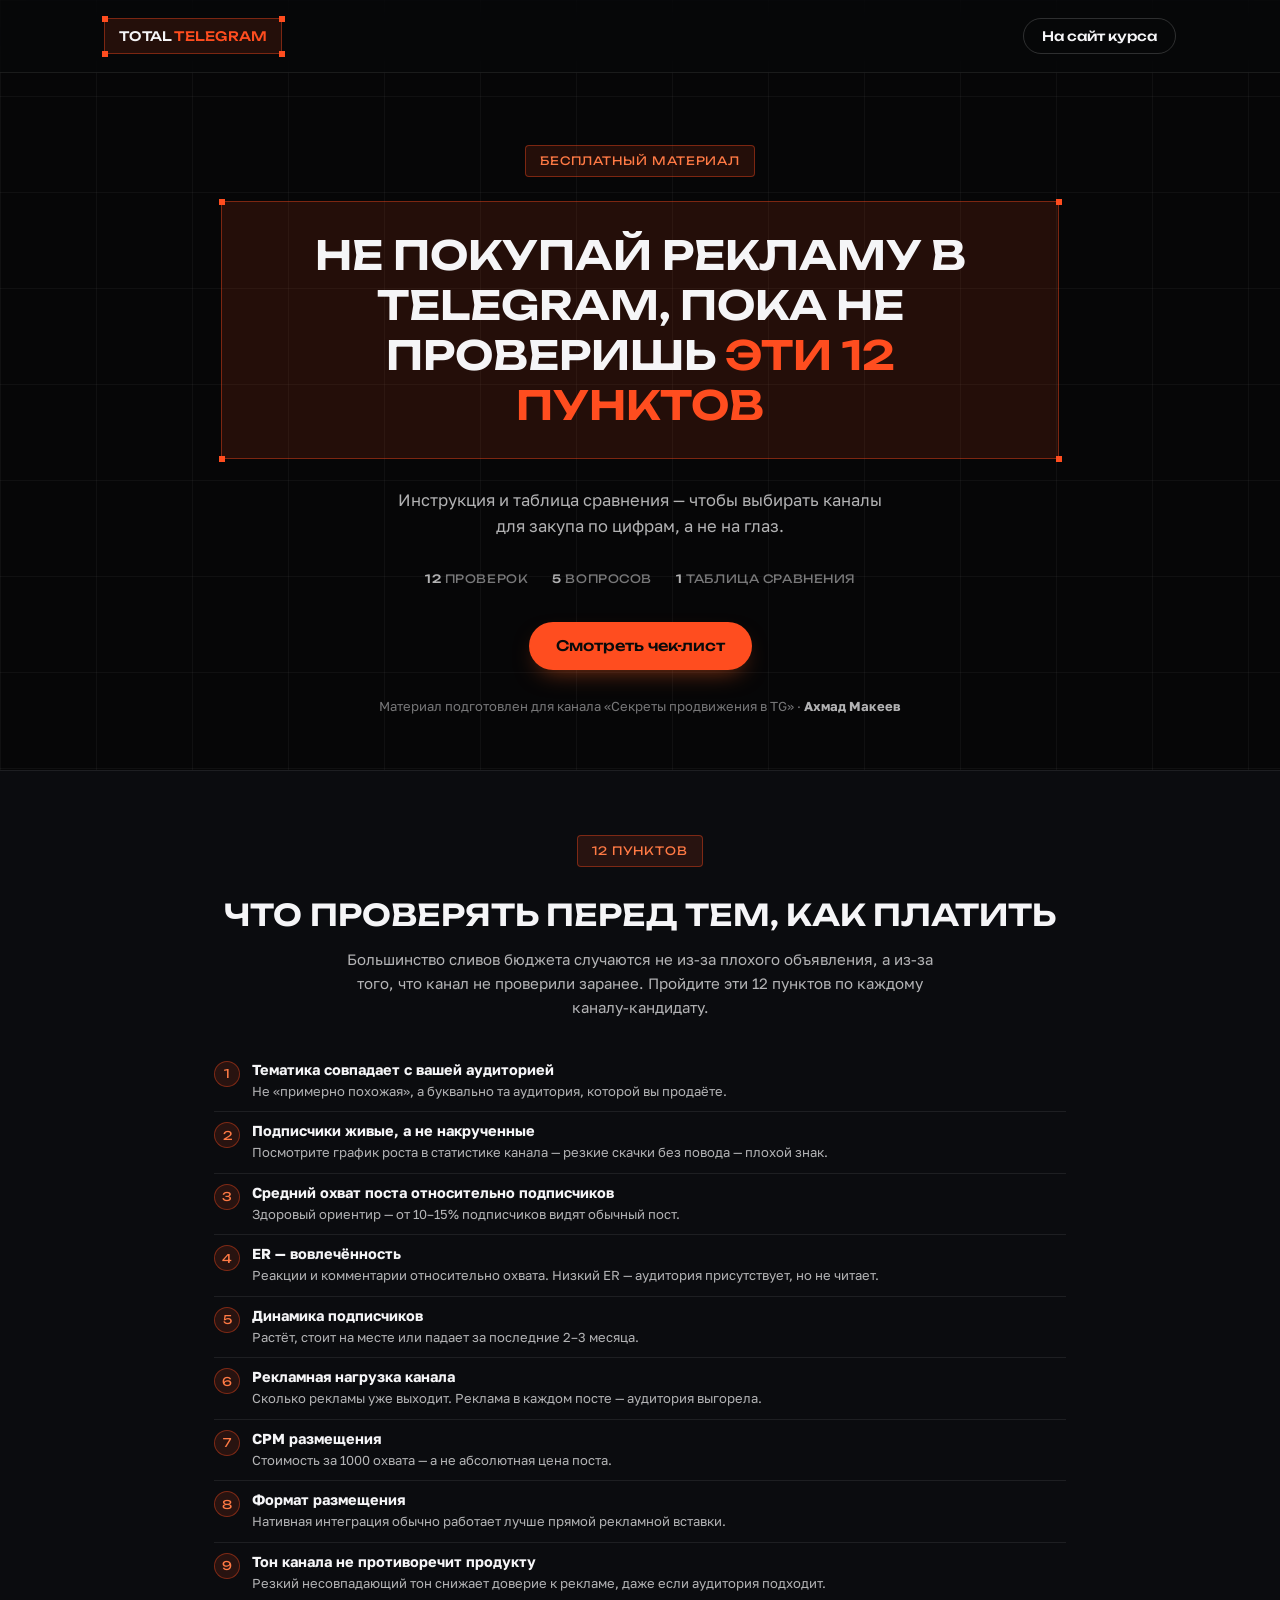
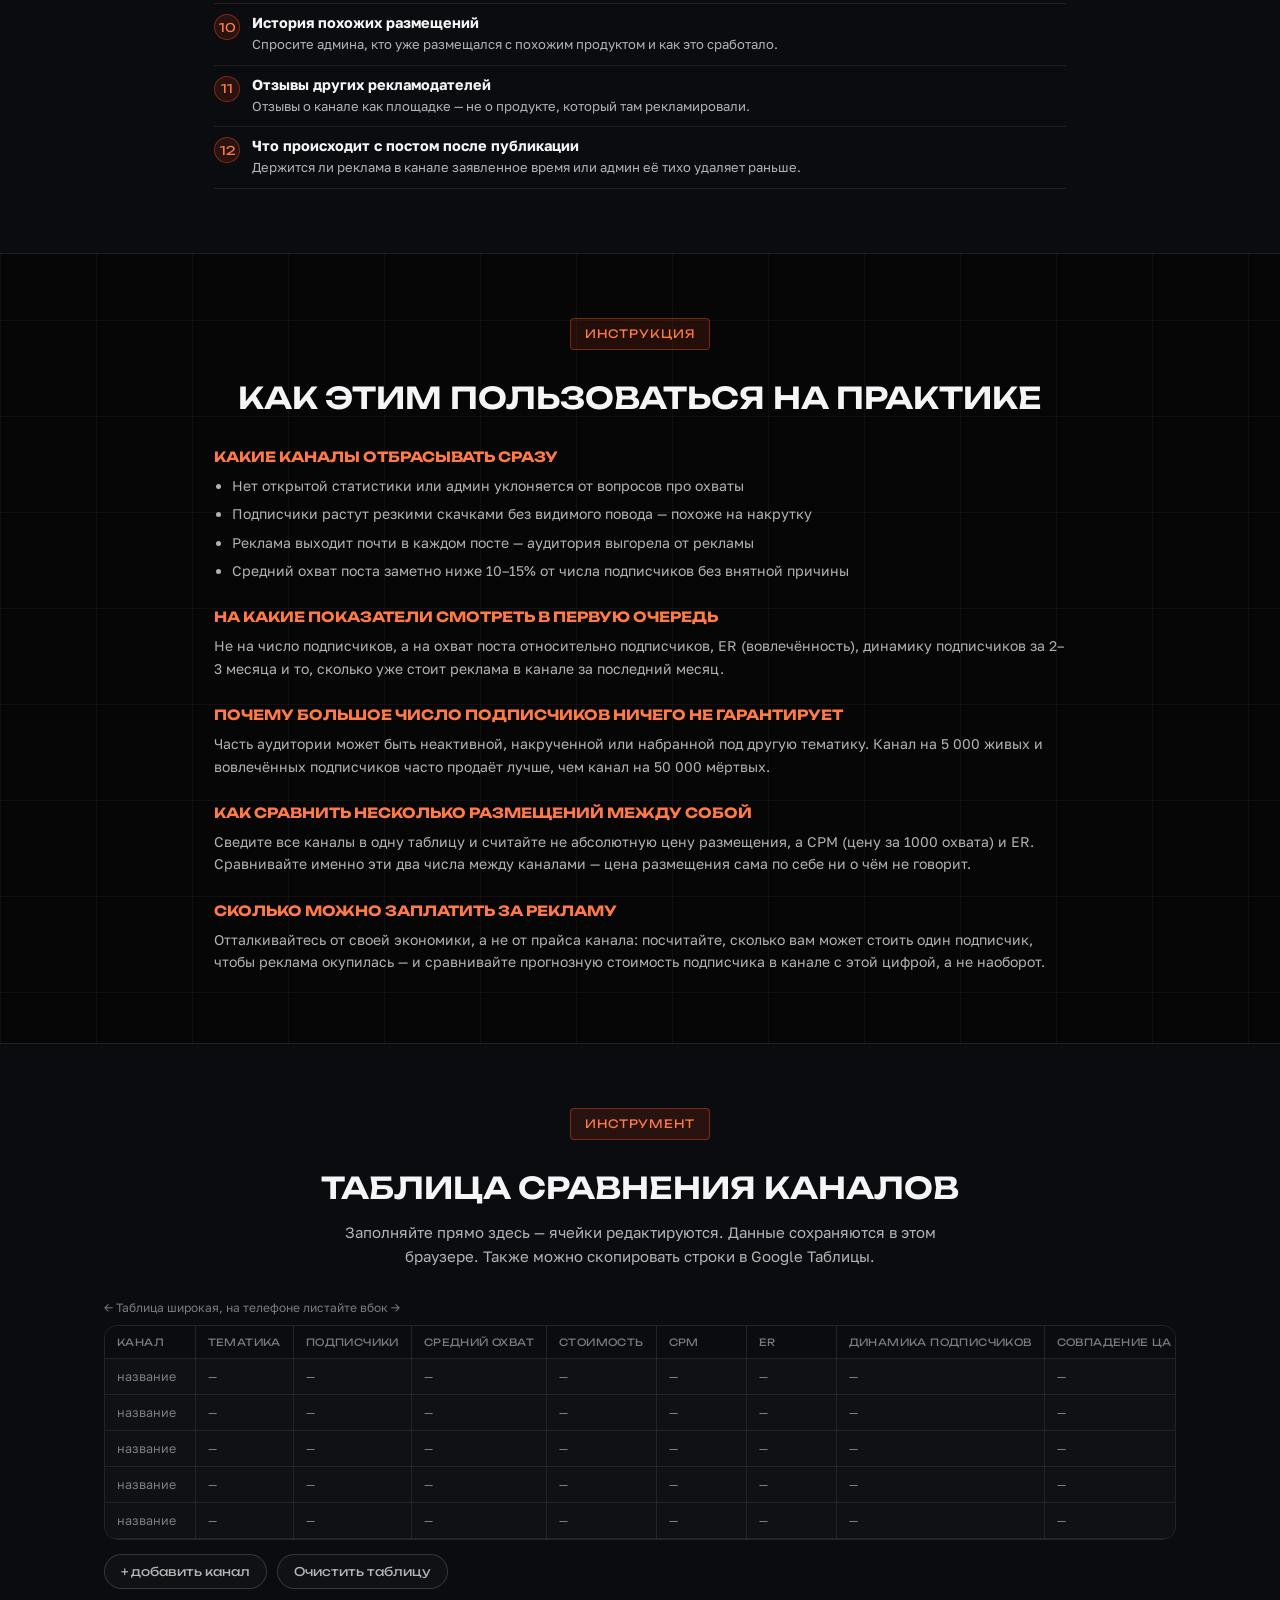
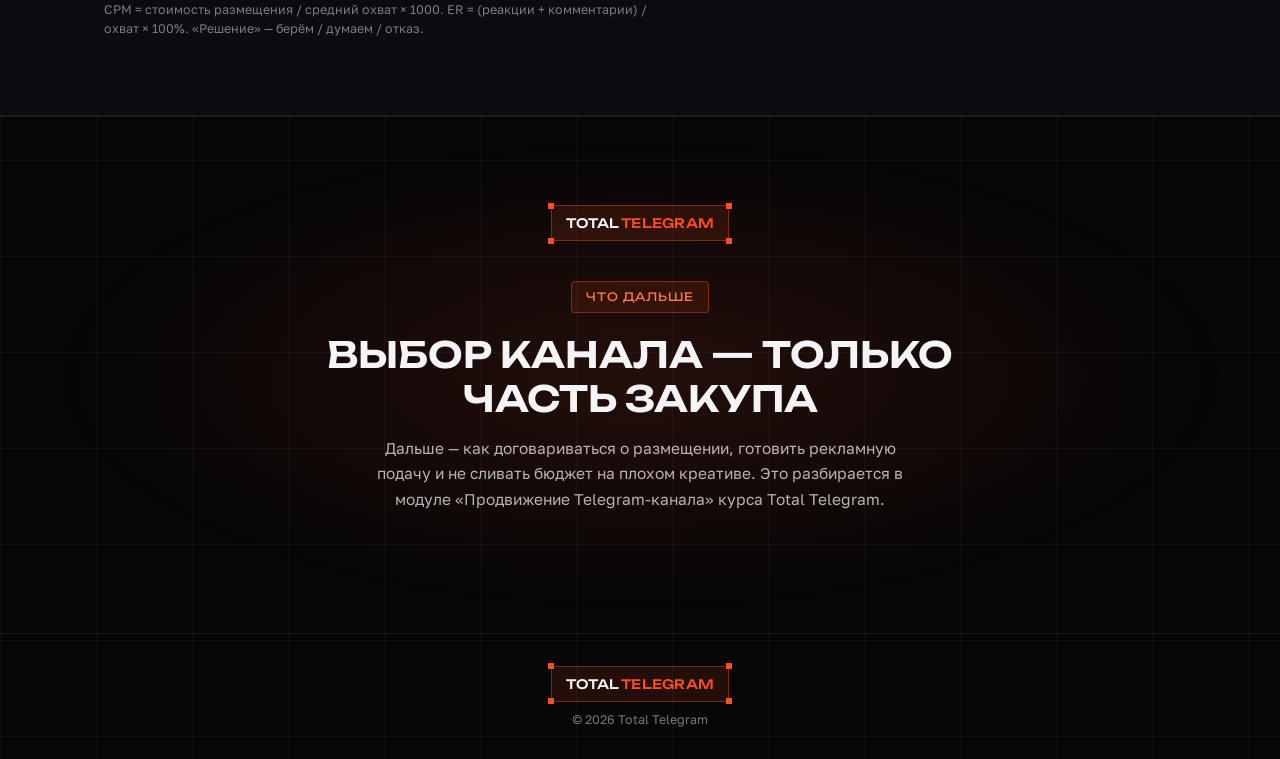
<file: lead-magnets/03-kak-vybrat-kanal-dlya-reklamy.html>
<!DOCTYPE html>
<html lang="ru">
<head>
<meta charset="UTF-8" />
<meta name="viewport" content="width=device-width, initial-scale=1.0" />
<title>Как выбрать канал для рекламы</title>
<meta name="description" content="Не покупай рекламу в Telegram, пока не проверишь эти 12 пунктов. Инструкция + таблица сравнения каналов для закупа. От Total Telegram." />
<link rel="icon" href="data:image/svg+xml,%3Csvg xmlns='http://www.w3.org/2000/svg' viewBox='0 0 32 32'%3E%3Crect width='32' height='32' rx='8' fill='%2308090b'/%3E%3Ccircle cx='16' cy='16' r='9' fill='none' stroke='%23ff5f1f' stroke-width='2.4'/%3E%3C/svg%3E" />
<link rel="preconnect" href="https://fonts.googleapis.com" />
<link rel="preconnect" href="https://fonts.gstatic.com" crossorigin />
<link href="https://fonts.googleapis.com/css2?family=Unbounded:wght@300;400;500;600;700;800;900&family=Golos+Text:wght@400;500;600;700&display=swap" rel="stylesheet" />
<style>
:root {
  --bg: #060607; --bg-alt: #0b0c0f; --surface: #101114;
  --border: rgba(255,255,255,0.08); --border-strong: rgba(255,255,255,0.16);
  --ink: #f5f5f7; --ink-soft: rgba(245,245,247,0.72); --muted: rgba(245,245,247,0.48);
  --accent: #ff4d1f; --accent-2: #ff7a45; --accent-soft: rgba(255,77,31,0.12); --accent-border: rgba(255,77,31,0.4);
  --font-display: "Unbounded", "Arial Narrow", sans-serif;
  --font-sans: "Golos Text", -apple-system, BlinkMacSystemFont, "Segoe UI", Roboto, Arial, sans-serif;
  --container: 900px;
  --container-wide: 1120px;
}
* { box-sizing: border-box; }
html { scroll-behavior: smooth; overflow-x: hidden; }
body {
  margin: 0; overflow-x: hidden;
  font-family: var(--font-sans); background: var(--bg); color: var(--ink);
  -webkit-font-smoothing: antialiased;
  background-image: linear-gradient(rgba(255,255,255,0.04) 1px, transparent 1px), linear-gradient(90deg, rgba(255,255,255,0.04) 1px, transparent 1px);
  background-size: 96px 96px;
}
img { max-width: 100%; display: block; }
.container { max-width: var(--container); margin: 0 auto; padding: 0 24px; }
.container-wide { max-width: var(--container-wide); margin: 0 auto; padding: 0 24px; }

.eyebrow {
  display: inline-flex; align-items: center; gap: 8px; font-family: var(--font-display); font-size: 11.5px; font-weight: 400;
  letter-spacing: 0.08em; text-transform: uppercase; color: var(--accent-2); background: var(--accent-soft);
  border: 1px solid var(--accent-border); border-radius: 4px; padding: 8px 14px; width: fit-content;
}
.brand-frame { position: relative; border: 1px solid var(--accent-border); background: var(--accent-soft); }
.brand-frame i { position: absolute; width: 6px; height: 6px; background: var(--accent); pointer-events: none; }
.brand-frame i:nth-child(1) { top: -3.5px; left: -3.5px; } .brand-frame i:nth-child(2) { top: -3.5px; right: -3.5px; }
.brand-frame i:nth-child(3) { bottom: -3.5px; left: -3.5px; } .brand-frame i:nth-child(4) { bottom: -3.5px; right: -3.5px; }

.logo { display: flex; align-items: baseline; gap: 2px; font-family: var(--font-display); font-size: 13px; font-weight: 500; letter-spacing: 0.02em; text-decoration: none; color: var(--ink); padding: 9px 14px; }
.logo span { color: var(--accent); }

.btn {
  display: inline-flex; align-items: center; gap: 8px; border: 1px solid transparent; border-radius: 999px;
  font-family: var(--font-display); font-weight: 500; font-size: 14.5px; cursor: pointer; text-decoration: none;
  white-space: nowrap; padding: 14px 26px; transition: transform .15s ease, background .15s ease, border-color .15s ease;
}
.btn-primary { background: var(--accent); color: #0a0a0a; box-shadow: 0 10px 24px -10px rgba(255,95,31,.55); }
.btn-primary:hover { background: var(--accent-2); transform: translateY(-1px); }
.btn-ghost { background: transparent; border-color: var(--border-strong); color: var(--ink); }
.btn-ghost:hover { border-color: var(--accent-border); color: var(--accent-2); transform: translateY(-1px); }

.site-header { position: sticky; top: 0; z-index: 100; background: rgba(8,9,11,.72); backdrop-filter: blur(14px); border-bottom: 1px solid var(--border); }
.header-inner { display: flex; align-items: center; justify-content: space-between; height: 72px; max-width: var(--container-wide); margin: 0 auto; padding: 0 24px; }

.hero { padding: 72px 0 56px; text-align: center; }
.hero .logo { margin: 0 auto 32px; width: fit-content; }
.hero .eyebrow { margin: 0 auto 24px; }
.hero-frame { display: inline-block; padding: 28px clamp(18px,5vw,48px); margin-bottom: 28px; }
.hero-title { font-family: var(--font-display); font-size: clamp(24px,4vw,40px); font-weight: 600; text-transform: uppercase; line-height: 1.25; margin: 0; max-width: 20ch; }
.hero-title .accent { color: var(--accent); }
.hero-subtitle { font-size: 16.5px; line-height: 1.6; color: var(--ink-soft); max-width: 50ch; margin: 0 auto 32px; }
.hero-meta { display: flex; gap: 24px; justify-content: center; flex-wrap: wrap; font-family: var(--font-display); font-size: 11.5px; letter-spacing: .05em; text-transform: uppercase; color: var(--muted); margin-bottom: 36px; }
.hero-meta strong { color: var(--ink-soft); font-weight: 500; }
.hero-author { font-size: 13px; color: var(--muted); margin-top: 28px; }
.hero-author strong { color: var(--ink-soft); }

.section { padding: 64px 0; }
.section-alt { background: var(--bg-alt); border-top: 1px solid var(--border); border-bottom: 1px solid var(--border); }
.section-head { margin-bottom: 32px; text-align: center; }
.section-title { font-family: var(--font-display); font-size: clamp(22px,3vw,30px); font-weight: 600; text-transform: uppercase; line-height: 1.2; margin: 14px 0 0; }
.section-lead { font-size: 15px; line-height: 1.6; color: var(--ink-soft); max-width: 68ch; margin: 14px auto 0; }

.check-item { display: flex; align-items: flex-start; gap: 12px; padding: 10px 0; border-bottom: 1px solid var(--border); }
.check-num { font-family: var(--font-display); font-size: 12px; color: var(--accent-2); background: var(--accent-soft); border: 1px solid var(--accent-border); border-radius: 999px; width: 26px; height: 26px; flex-shrink: 0; display: flex; align-items: center; justify-content: center; }
.check-body h3 { font-size: 14.5px; margin: 0 0 4px; }
.check-body p { font-size: 13px; line-height: 1.5; color: var(--ink-soft); margin: 0; }

.guide-block { margin-bottom: 26px; }
.guide-block h3 { font-family: var(--font-display); font-size: 14px; text-transform: uppercase; color: var(--accent-2); margin: 0 0 10px; }
.guide-block p, .guide-block li { font-size: 14px; line-height: 1.6; color: var(--ink-soft); margin: 0 0 6px; }
.guide-block ul { margin: 0; padding-left: 18px; }

.table-wrap { overflow-x: auto; border: 1px solid var(--border); border-radius: 14px; background: var(--surface); }
table.cmp { width: 100%; border-collapse: collapse; min-width: 1000px; font-size: 12.5px; }
table.cmp th, table.cmp td { border-bottom: 1px solid var(--border); border-right: 1px solid var(--border); padding: 10px 12px; text-align: left; white-space: nowrap; }
table.cmp th:last-child, table.cmp td:last-child { border-right: none; }
table.cmp th { font-family: var(--font-display); font-size: 10px; letter-spacing: 0.04em; text-transform: uppercase; color: var(--muted); background: var(--bg-alt); position: sticky; top: 0; font-weight: 400; }
table.cmp td[contenteditable] { color: var(--ink); min-width: 90px; }
table.cmp td[contenteditable]:focus { outline: 1px solid var(--accent-border); background: var(--accent-soft); }
table.cmp td[contenteditable]:empty::before { content: attr(data-placeholder); color: var(--muted); }
.table-actions { display: flex; gap: 10px; margin-top: 14px; }
.mini-btn { font-family: var(--font-display); font-size: 12px; background: var(--surface); border: 1px solid var(--border-strong); color: var(--ink-soft); border-radius: 999px; padding: 9px 16px; cursor: pointer; }
.mini-btn:hover { border-color: var(--accent-border); color: var(--accent-2); }
.table-note { font-size: 12.5px; color: var(--muted); margin-top: 12px; max-width: 68ch; line-height: 1.5; }
.table-hint { font-size: 12px; color: var(--muted); margin-bottom: 10px; }

.final-cta { text-align: center; padding: 88px 0; background: radial-gradient(ellipse at center, var(--accent-soft), transparent 65%); border-top: 1px solid var(--border); }
.final-cta .logo { margin: 0 auto 24px; width: fit-content; }
.final-title { font-family: var(--font-display); font-size: clamp(24px,3.6vw,36px); font-weight: 600; text-transform: uppercase; max-width: 20ch; margin: 20px auto 16px; line-height: 1.2; }
.final-lead { font-size: 15.5px; line-height: 1.65; color: var(--ink-soft); max-width: 54ch; margin: 0 auto 32px; }

.site-footer { padding: 32px 0; border-top: 1px solid var(--border); text-align: center; }
.site-footer .logo { margin: 0 auto 10px; width: fit-content; }
.site-footer p { font-size: 12.5px; color: var(--muted); margin: 0; }

@media (max-width: 700px) { .header-inner { padding: 0 20px; } }
</style>
</head>
<body>

<header class="site-header">
  <div class="header-inner">
    <a href="https://total-telegram-landing.vercel.app/" class="logo brand-frame"><i></i><i></i><i></i><i></i>TOTAL<span>TELEGRAM</span></a>
    <a href="https://total-telegram-landing.vercel.app/" class="btn btn-ghost" style="padding:9px 18px;font-size:13px;">На сайт курса</a>
  </div>
</header>

<main id="top">

  <section class="hero">
    <div class="container">
      <div class="eyebrow">Бесплатный материал</div>
      <div class="hero-frame brand-frame"><i></i><i></i><i></i><i></i>
        <h1 class="hero-title">Не покупай рекламу в Telegram, пока не проверишь <span class="accent">эти 12 пунктов</span></h1>
      </div>
      <p class="hero-subtitle">Инструкция и таблица сравнения — чтобы выбирать каналы для закупа по цифрам, а не на глаз.</p>
      <div class="hero-meta">
        <span><strong>12</strong> проверок</span>
        <span><strong>5</strong> вопросов</span>
        <span><strong>1</strong> таблица сравнения</span>
      </div>
      <a href="#checks" class="btn btn-primary">Смотреть чек-лист</a>
      <div class="hero-author">Материал подготовлен для канала «Секреты продвижения в TG» · <strong>Ахмад Макеев</strong></div>
    </div>
  </section>

  <section class="section section-alt" id="checks">
    <div class="container">
      <div class="section-head">
        <div class="eyebrow" style="margin:0 auto 16px;">12 пунктов</div>
        <h2 class="section-title">Что проверять перед тем, как платить</h2>
        <p class="section-lead">Большинство сливов бюджета случаются не из-за плохого объявления, а из-за того, что канал не проверили заранее. Пройдите эти 12 пунктов по каждому каналу-кандидату.</p>
      </div>
      <div id="checksWrap"></div>
    </div>
  </section>

  <section class="section" id="guide">
    <div class="container">
      <div class="section-head">
        <div class="eyebrow" style="margin:0 auto 16px;">Инструкция</div>
        <h2 class="section-title">Как этим пользоваться на практике</h2>
      </div>
      <div class="guide-block">
        <h3>Какие каналы отбрасывать сразу</h3>
        <ul>
          <li>Нет открытой статистики или админ уклоняется от вопросов про охваты</li>
          <li>Подписчики растут резкими скачками без видимого повода — похоже на накрутку</li>
          <li>Реклама выходит почти в каждом посте — аудитория выгорела от рекламы</li>
          <li>Средний охват поста заметно ниже 10–15% от числа подписчиков без внятной причины</li>
        </ul>
      </div>
      <div class="guide-block">
        <h3>На какие показатели смотреть в первую очередь</h3>
        <p>Не на число подписчиков, а на охват поста относительно подписчиков, ER (вовлечённость), динамику подписчиков за 2–3 месяца и то, сколько уже стоит реклама в канале за последний месяц.</p>
      </div>
      <div class="guide-block">
        <h3>Почему большое число подписчиков ничего не гарантирует</h3>
        <p>Часть аудитории может быть неактивной, накрученной или набранной под другую тематику. Канал на 5 000 живых и вовлечённых подписчиков часто продаёт лучше, чем канал на 50 000 мёртвых.</p>
      </div>
      <div class="guide-block">
        <h3>Как сравнить несколько размещений между собой</h3>
        <p>Сведите все каналы в одну таблицу и считайте не абсолютную цену размещения, а CPM (цену за 1000 охвата) и ER. Сравнивайте именно эти два числа между каналами — цена размещения сама по себе ни о чём не говорит.</p>
      </div>
      <div class="guide-block" style="margin-bottom:0;">
        <h3>Сколько можно заплатить за рекламу</h3>
        <p>Отталкивайтесь от своей экономики, а не от прайса канала: посчитайте, сколько вам может стоить один подписчик, чтобы реклама окупилась — и сравнивайте прогнозную стоимость подписчика в канале с этой цифрой, а не наоборот.</p>
      </div>
    </div>
  </section>

  <section class="section section-alt" id="table">
    <div class="container-wide">
      <div class="section-head">
        <div class="eyebrow" style="margin:0 auto 16px;">Инструмент</div>
        <h2 class="section-title">Таблица сравнения каналов</h2>
        <p class="section-lead">Заполняйте прямо здесь — ячейки редактируются. Данные сохраняются в этом браузере. Также можно скопировать строки в Google Таблицы.</p>
      </div>
      <p class="table-hint">← Таблица широкая, на телефоне листайте вбок →</p>
      <div class="table-wrap">
        <table class="cmp" id="cmpTable">
          <thead>
            <tr>
              <th>Канал</th><th>Тематика</th><th>Подписчики</th><th>Средний охват</th><th>Стоимость</th>
              <th>CPM</th><th>ER</th><th>Динамика подписчиков</th><th>Совпадение ЦА</th><th>Рекл. нагрузка</th><th>Оценка</th><th>Решение</th>
            </tr>
          </thead>
          <tbody id="cmpBody"></tbody>
        </table>
      </div>
      <div class="table-actions">
        <button class="mini-btn" id="addRow">+ добавить канал</button>
        <button class="mini-btn" id="clearTable">Очистить таблицу</button>
      </div>
      <p class="table-note">CPM = стоимость размещения / средний охват × 1000. ER = (реакции + комментарии) / охват × 100%. «Решение» — берём / думаем / отказ.</p>
    </div>
  </section>

  <section class="final-cta">
    <div class="container">
      <a href="https://total-telegram-landing.vercel.app/" class="logo brand-frame"><i></i><i></i><i></i><i></i>TOTAL<span>TELEGRAM</span></a>
      <div class="eyebrow" style="margin:16px auto 0;">Что дальше</div>
      <h2 class="final-title">Выбор канала — только часть закупа</h2>
      <p class="final-lead">Дальше — как договариваться о размещении, готовить рекламную подачу и не сливать бюджет на плохом креативе. Это разбирается в модуле «Продвижение Telegram-канала» курса Total Telegram.</p>
    </div>
  </section>

</main>

<footer class="site-footer">
  <div class="container">
    <a href="https://total-telegram-landing.vercel.app/" class="logo brand-frame"><i></i><i></i><i></i><i></i>TOTAL<span>TELEGRAM</span></a>
    <p>© <span id="footerYear"></span> Total Telegram</p>
  </div>
</footer>

<script>
(function () {
  "use strict";

  var CHECKS = [
    { h: "Тематика совпадает с вашей аудиторией", p: "Не «примерно похожая», а буквально та аудитория, которой вы продаёте." },
    { h: "Подписчики живые, а не накрученные", p: "Посмотрите график роста в статистике канала — резкие скачки без повода — плохой знак." },
    { h: "Средний охват поста относительно подписчиков", p: "Здоровый ориентир — от 10–15% подписчиков видят обычный пост." },
    { h: "ER — вовлечённость", p: "Реакции и комментарии относительно охвата. Низкий ER — аудитория присутствует, но не читает." },
    { h: "Динамика подписчиков", p: "Растёт, стоит на месте или падает за последние 2–3 месяца." },
    { h: "Рекламная нагрузка канала", p: "Сколько рекламы уже выходит. Реклама в каждом посте — аудитория выгорела." },
    { h: "CPM размещения", p: "Стоимость за 1000 охвата — а не абсолютная цена поста." },
    { h: "Формат размещения", p: "Нативная интеграция обычно работает лучше прямой рекламной вставки." },
    { h: "Тон канала не противоречит продукту", p: "Резкий несовпадающий тон снижает доверие к рекламе, даже если аудитория подходит." },
    { h: "История похожих размещений", p: "Спросите админа, кто уже размещался с похожим продуктом и как это сработало." },
    { h: "Отзывы других рекламодателей", p: "Отзывы о канале как площадке — не о продукте, который там рекламировали." },
    { h: "Что происходит с постом после публикации", p: "Держится ли реклама в канале заявленное время или админ её тихо удаляет раньше." },
  ];

  function esc(str) { var d = document.createElement("div"); d.textContent = str; return d.innerHTML; }

  function renderChecks() {
    var wrap = document.getElementById("checksWrap");
    wrap.innerHTML = CHECKS.map(function (c, i) {
      return (
        '<div class="check-item">' +
        '<span class="check-num">' + (i + 1) + '</span>' +
        '<div class="check-body"><h3>' + esc(c.h) + '</h3><p>' + esc(c.p) + '</p></div>' +
        '</div>'
      );
    }).join("");
  }

  var COLS = 12;
  var STORAGE_KEY = "tt_channel_table_v1";

  function makeRow(values) {
    var tr = document.createElement("tr");
    for (var i = 0; i < COLS; i++) {
      var td = document.createElement("td");
      td.contentEditable = "true";
      td.setAttribute("data-placeholder", i === 0 ? "название" : "—");
      td.textContent = (values && values[i]) || "";
      tr.appendChild(td);
    }
    return tr;
  }

  function saveTable() {
    var body = document.getElementById("cmpBody");
    var rows = Array.prototype.map.call(body.children, function (tr) {
      return Array.prototype.map.call(tr.children, function (td) { return td.textContent; });
    });
    try { localStorage.setItem(STORAGE_KEY, JSON.stringify(rows)); } catch (e) {}
  }

  function loadTable() {
    var body = document.getElementById("cmpBody");
    var saved = null;
    try { saved = JSON.parse(localStorage.getItem(STORAGE_KEY) || "null"); } catch (e) {}
    var rows = saved && saved.length ? saved : [[], [], [], [], []];
    rows.forEach(function (r) { body.appendChild(makeRow(r)); });
    body.addEventListener("input", saveTable);
  }

  document.getElementById("addRow").addEventListener("click", function () {
    document.getElementById("cmpBody").appendChild(makeRow());
    saveTable();
  });
  document.getElementById("clearTable").addEventListener("click", function () {
    var body = document.getElementById("cmpBody");
    body.innerHTML = "";
    for (var i = 0; i < 5; i++) body.appendChild(makeRow());
    saveTable();
  });

  renderChecks();
  loadTable();

  var yearEl = document.getElementById("footerYear");
  if (yearEl) yearEl.textContent = new Date().getFullYear();
})();
</script>
</body>
</html>
</file>
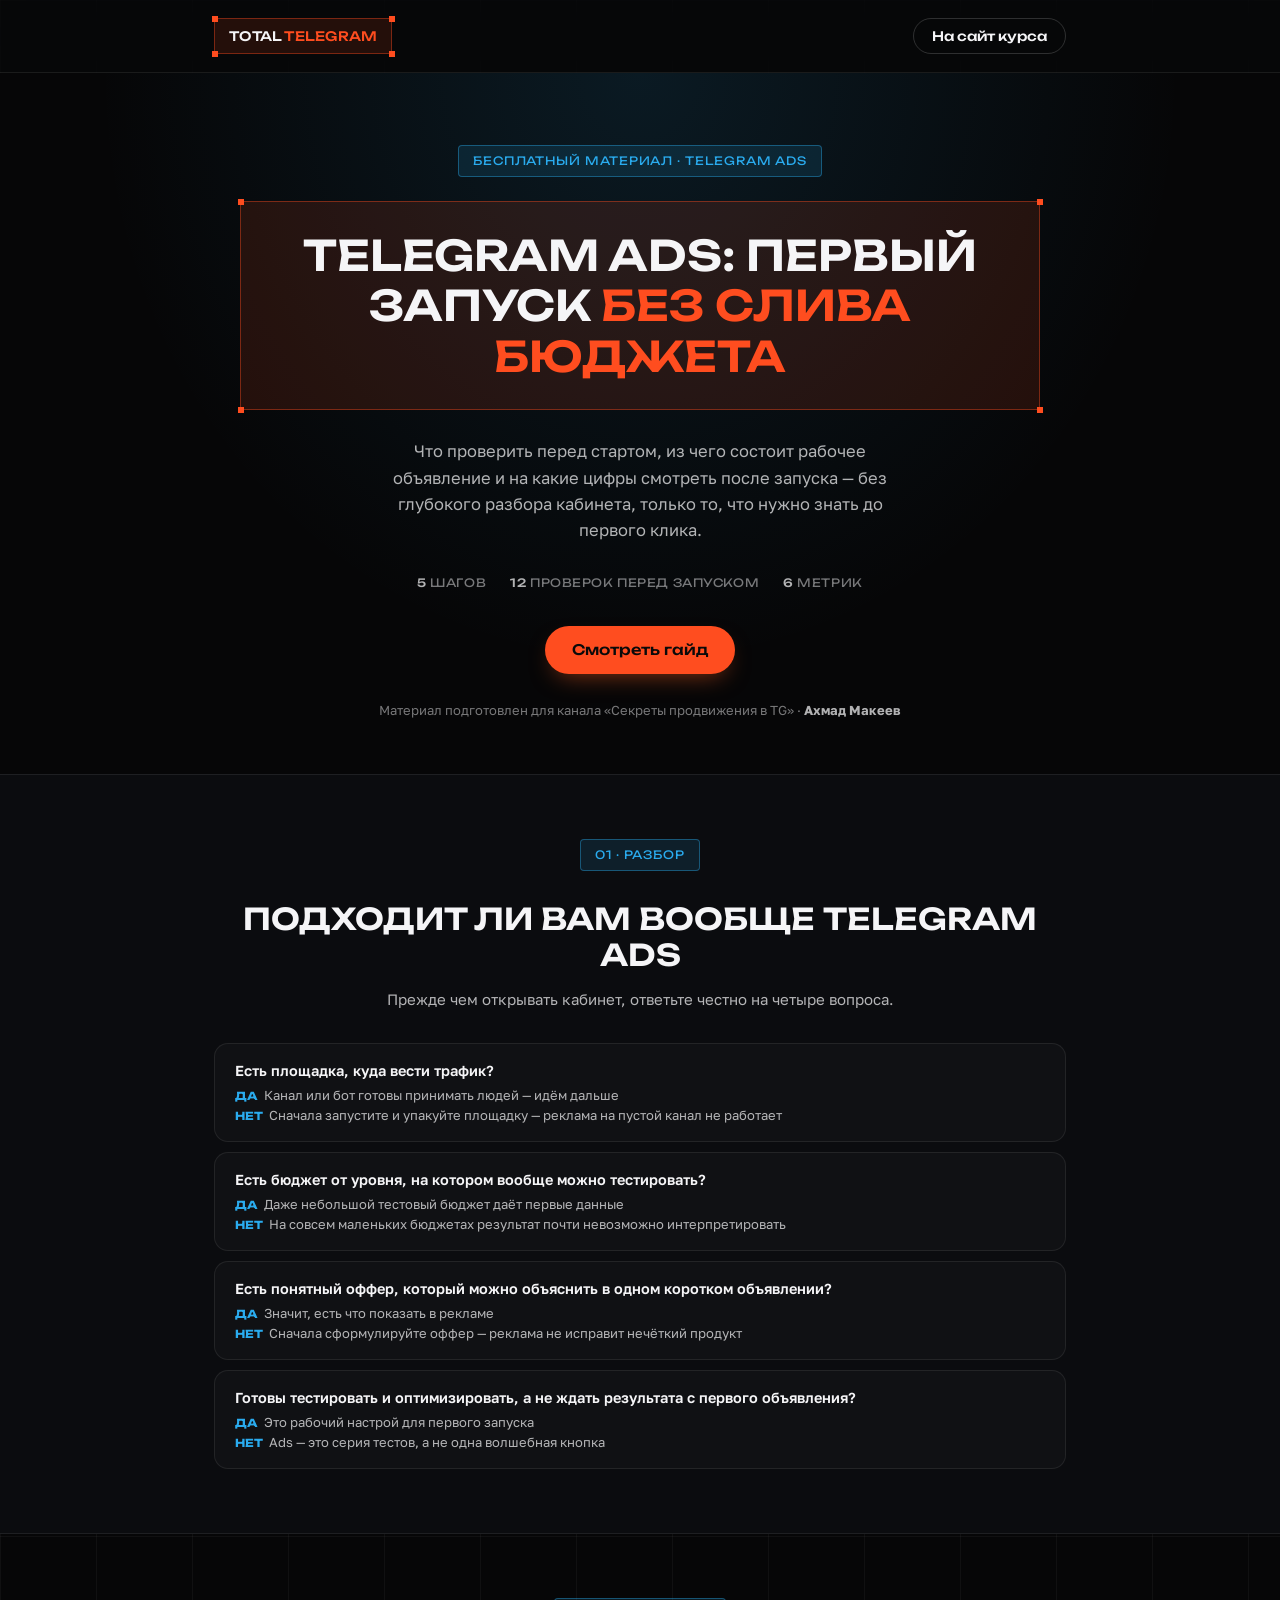
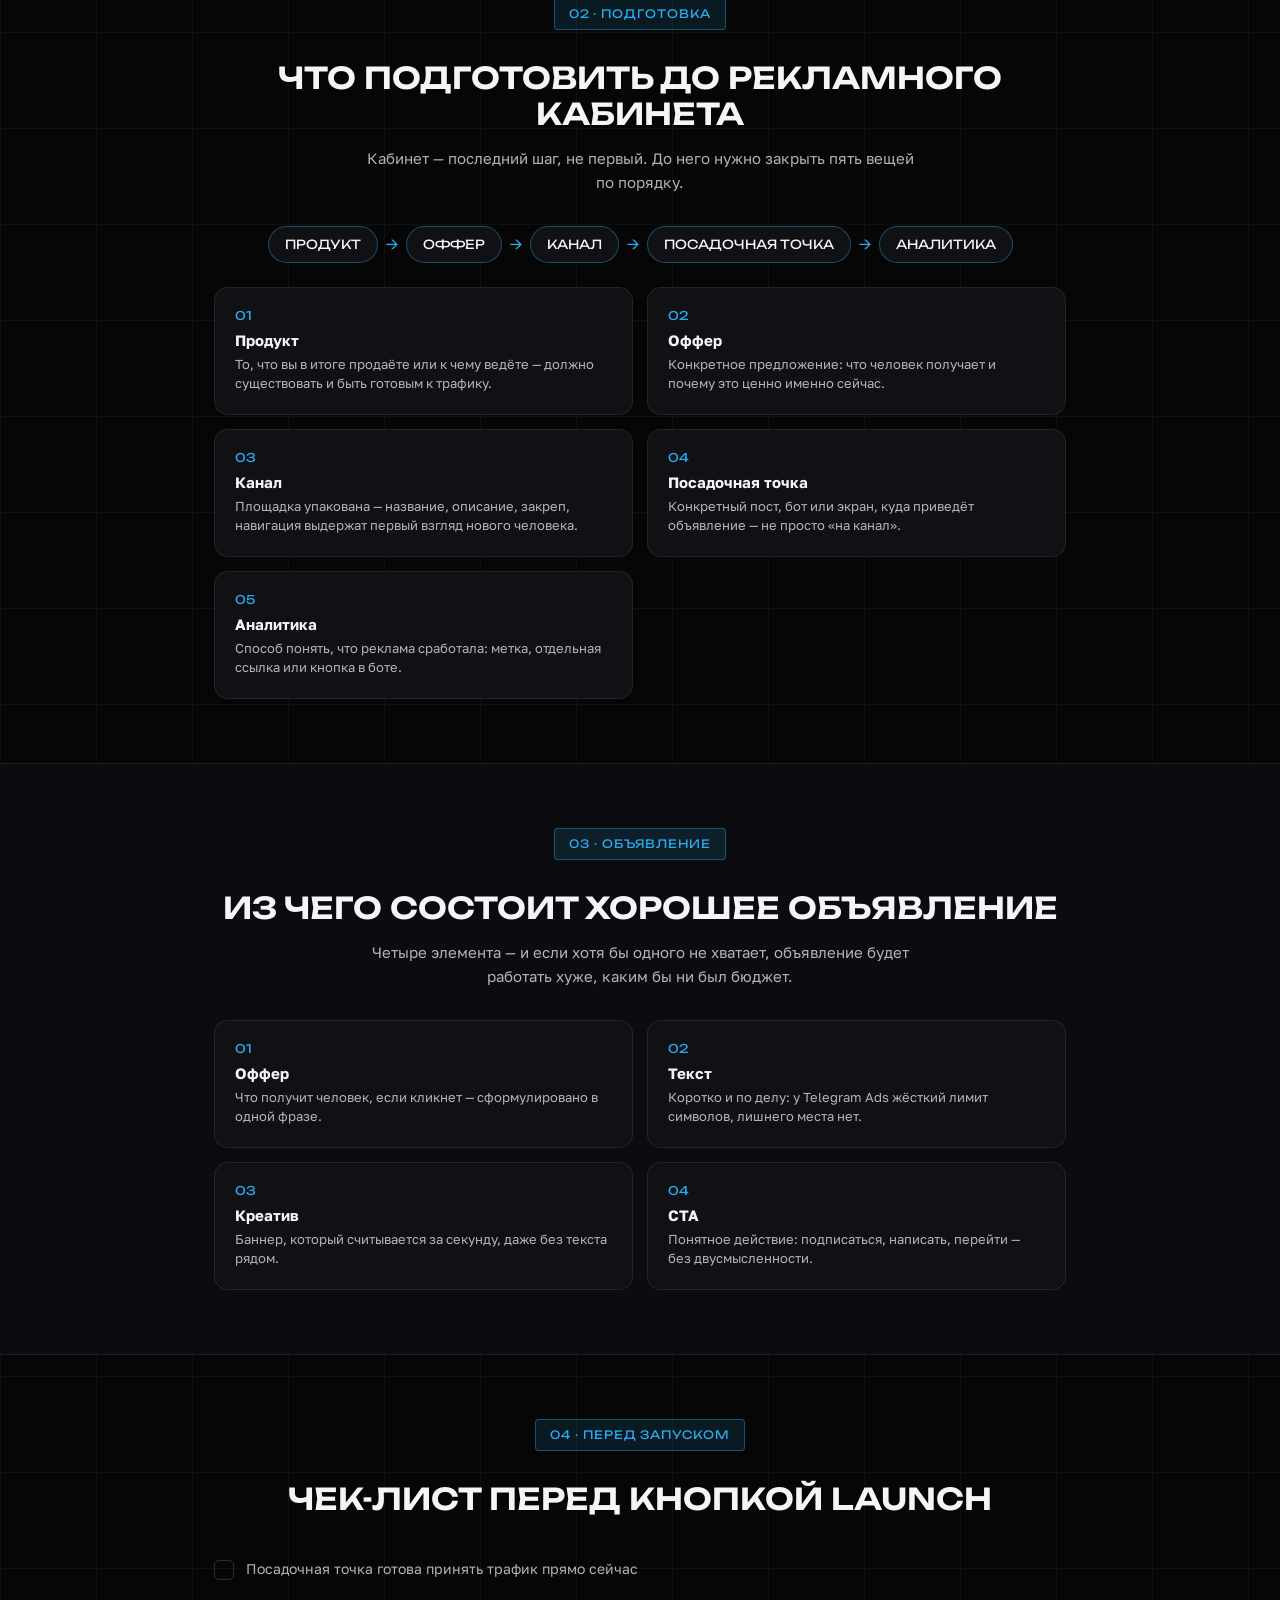
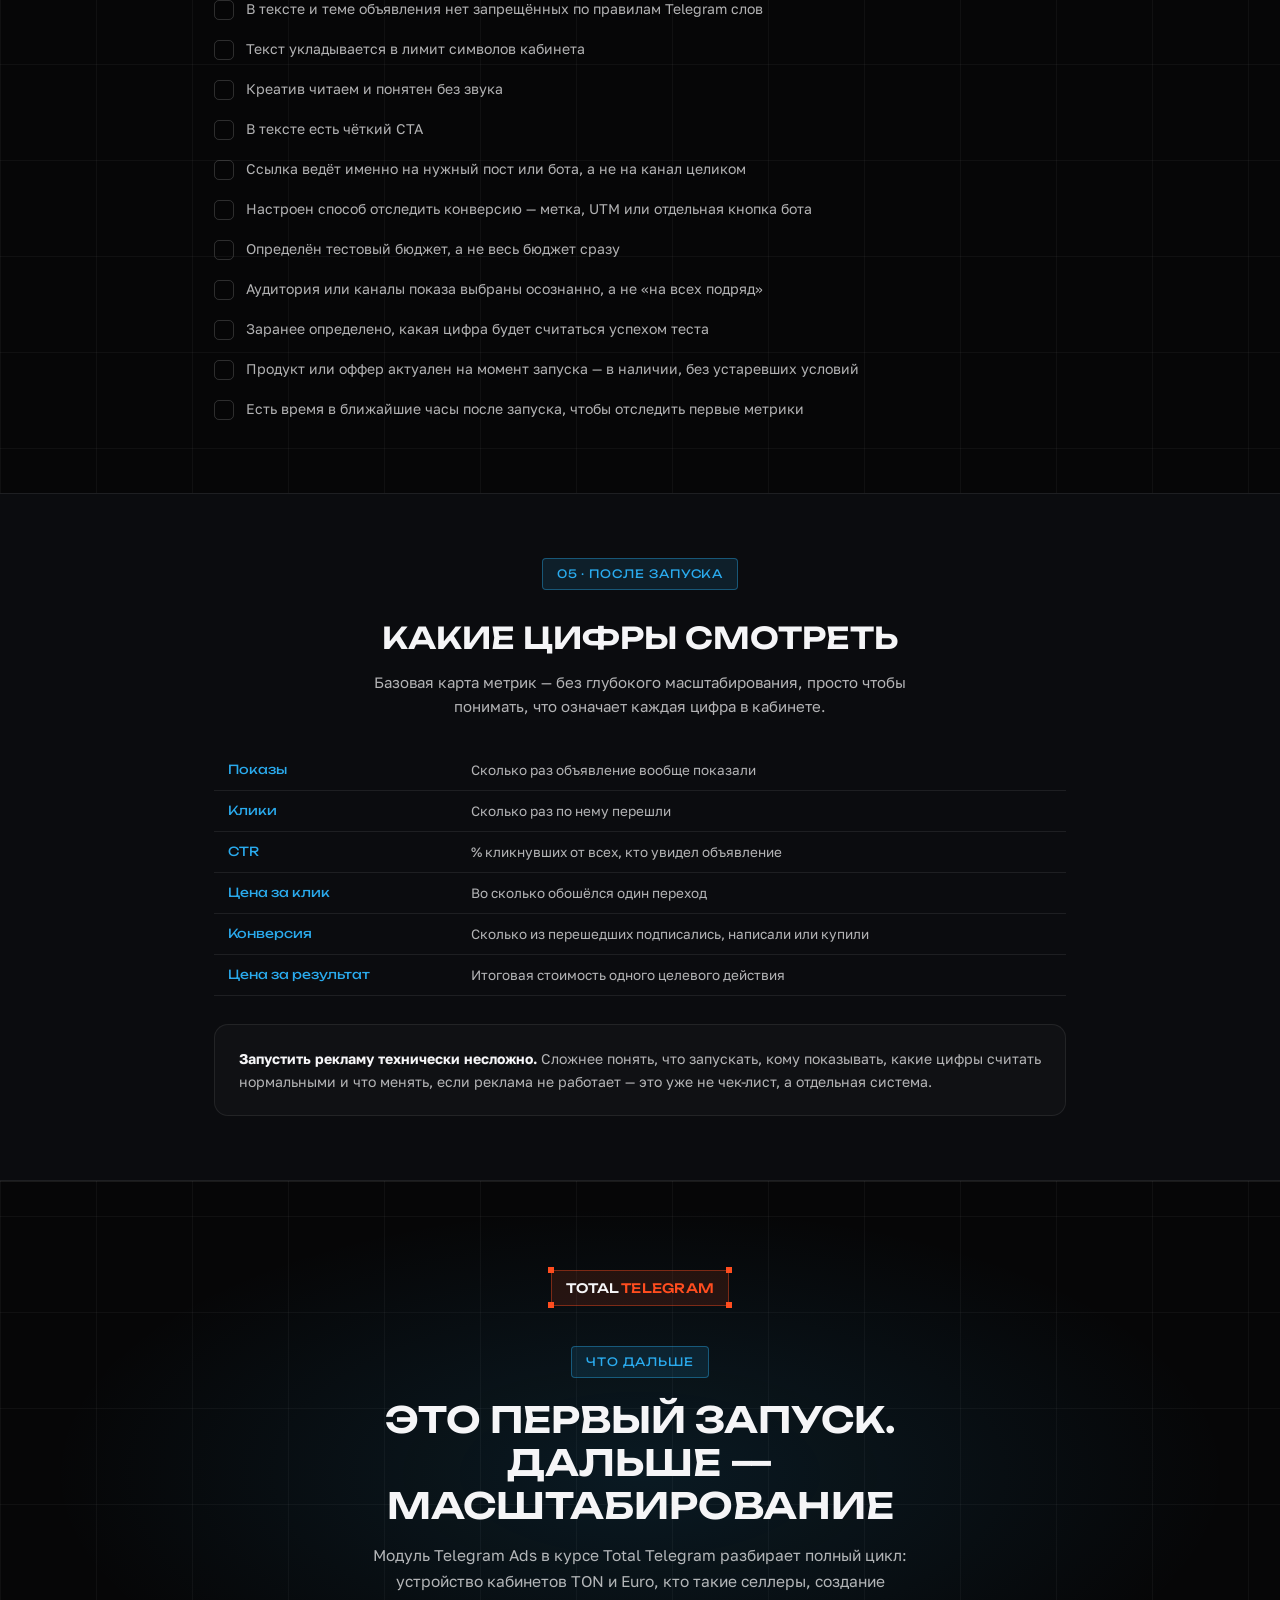
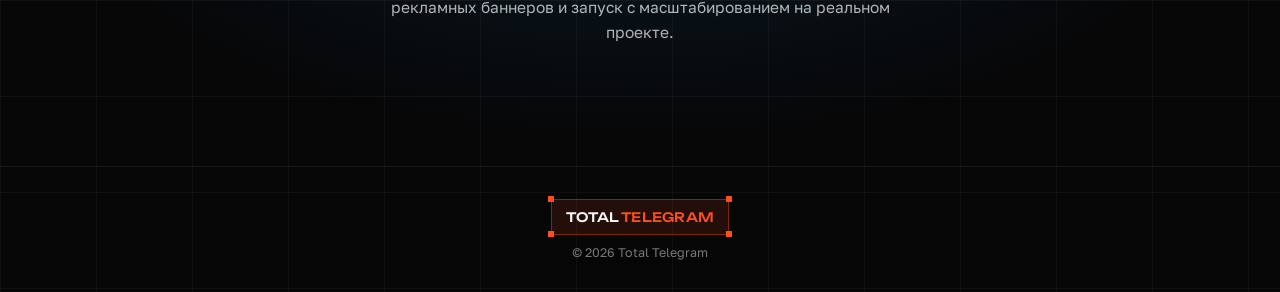
<file: lead-magnets/04-telegram-ads-pervyy-zapusk.html>
<!DOCTYPE html>
<html lang="ru">
<head>
<meta charset="UTF-8" />
<meta name="viewport" content="width=device-width, initial-scale=1.0" />
<title>Telegram Ads: первый запуск</title>
<meta name="description" content="Бесплатный гайд: как понять, подходит ли вам Telegram Ads, что подготовить, из чего состоит хорошее объявление и какие цифры смотреть после запуска. От Total Telegram." />
<link rel="icon" href="data:image/svg+xml,%3Csvg xmlns='http://www.w3.org/2000/svg' viewBox='0 0 32 32'%3E%3Crect width='32' height='32' rx='8' fill='%2308090b'/%3E%3Ccircle cx='16' cy='16' r='9' fill='none' stroke='%232aabee' stroke-width='2.4'/%3E%3C/svg%3E" />
<link rel="preconnect" href="https://fonts.googleapis.com" />
<link rel="preconnect" href="https://fonts.gstatic.com" crossorigin />
<link href="https://fonts.googleapis.com/css2?family=Unbounded:wght@300;400;500;600;700;800;900&family=Golos+Text:wght@400;500;600;700&display=swap" rel="stylesheet" />
<style>
:root {
  --bg: #060607; --bg-alt: #0b0c0f; --surface: #101114;
  --border: rgba(255,255,255,0.08); --border-strong: rgba(255,255,255,0.16);
  --ink: #f5f5f7; --ink-soft: rgba(245,245,247,0.72); --muted: rgba(245,245,247,0.48);
  --accent: #ff4d1f; --accent-2: #ff7a45; --accent-soft: rgba(255,77,31,0.12); --accent-border: rgba(255,77,31,0.4);
  --tg-blue: #2aabee; --tg-blue-soft: rgba(42,171,238,0.12); --tg-blue-border: rgba(42,171,238,0.4);
  --font-display: "Unbounded", "Arial Narrow", sans-serif;
  --font-sans: "Golos Text", -apple-system, BlinkMacSystemFont, "Segoe UI", Roboto, Arial, sans-serif;
  --container: 900px;
}
* { box-sizing: border-box; }
html { scroll-behavior: smooth; overflow-x: hidden; }
body {
  margin: 0; overflow-x: hidden;
  font-family: var(--font-sans); background: var(--bg); color: var(--ink);
  -webkit-font-smoothing: antialiased;
  background-image: linear-gradient(rgba(255,255,255,0.04) 1px, transparent 1px), linear-gradient(90deg, rgba(255,255,255,0.04) 1px, transparent 1px);
  background-size: 96px 96px;
}
img { max-width: 100%; display: block; }
.container { max-width: var(--container); margin: 0 auto; padding: 0 24px; }

.eyebrow {
  display: inline-flex; align-items: center; gap: 8px; font-family: var(--font-display); font-size: 11.5px; font-weight: 400;
  letter-spacing: 0.08em; text-transform: uppercase; color: var(--tg-blue); background: var(--tg-blue-soft);
  border: 1px solid var(--tg-blue-border); border-radius: 4px; padding: 8px 14px; width: fit-content;
}
.eyebrow-orange { color: var(--accent-2); background: var(--accent-soft); border-color: var(--accent-border); }
.brand-frame { position: relative; border: 1px solid var(--accent-border); background: var(--accent-soft); }
.brand-frame i { position: absolute; width: 6px; height: 6px; background: var(--accent); pointer-events: none; }
.brand-frame i:nth-child(1) { top: -3.5px; left: -3.5px; } .brand-frame i:nth-child(2) { top: -3.5px; right: -3.5px; }
.brand-frame i:nth-child(3) { bottom: -3.5px; left: -3.5px; } .brand-frame i:nth-child(4) { bottom: -3.5px; right: -3.5px; }

.logo { display: flex; align-items: baseline; gap: 2px; font-family: var(--font-display); font-size: 13px; font-weight: 500; letter-spacing: 0.02em; text-decoration: none; color: var(--ink); padding: 9px 14px; }
.logo span { color: var(--accent); }

.btn {
  display: inline-flex; align-items: center; gap: 8px; border: 1px solid transparent; border-radius: 999px;
  font-family: var(--font-display); font-weight: 500; font-size: 14.5px; cursor: pointer; text-decoration: none;
  white-space: nowrap; padding: 14px 26px; transition: transform .15s ease, background .15s ease, border-color .15s ease;
}
.btn-primary { background: var(--accent); color: #0a0a0a; box-shadow: 0 10px 24px -10px rgba(255,95,31,.55); }
.btn-primary:hover { background: var(--accent-2); transform: translateY(-1px); }
.btn-ghost { background: transparent; border-color: var(--border-strong); color: var(--ink); }
.btn-ghost:hover { border-color: var(--accent-border); color: var(--accent-2); transform: translateY(-1px); }

.site-header { position: sticky; top: 0; z-index: 100; background: rgba(8,9,11,.72); backdrop-filter: blur(14px); border-bottom: 1px solid var(--border); }
.header-inner { display: flex; align-items: center; justify-content: space-between; height: 72px; }

.hero { padding: 72px 0 56px; text-align: center; background: radial-gradient(ellipse at top, var(--tg-blue-soft), transparent 60%), var(--bg); }
.hero .logo { margin: 0 auto 32px; width: fit-content; }
.hero .eyebrow { margin: 0 auto 24px; }
.hero-frame { display: inline-block; padding: 28px clamp(18px,5vw,48px); margin-bottom: 28px; }
.hero-title { font-family: var(--font-display); font-size: clamp(26px,4.4vw,42px); font-weight: 600; text-transform: uppercase; line-height: 1.2; margin: 0; max-width: 18ch; }
.hero-title .accent { color: var(--accent); }
.hero-subtitle { font-size: 16.5px; line-height: 1.6; color: var(--ink-soft); max-width: 54ch; margin: 0 auto 32px; }
.hero-meta { display: flex; gap: 24px; justify-content: center; flex-wrap: wrap; font-family: var(--font-display); font-size: 11.5px; letter-spacing: .05em; text-transform: uppercase; color: var(--muted); margin-bottom: 36px; }
.hero-meta strong { color: var(--ink-soft); font-weight: 500; }
.hero-author { font-size: 13px; color: var(--muted); margin-top: 28px; }
.hero-author strong { color: var(--ink-soft); }

.section { padding: 64px 0; }
.section-alt { background: var(--bg-alt); border-top: 1px solid var(--border); border-bottom: 1px solid var(--border); }
.section-head { margin-bottom: 32px; text-align: center; }
.section-title { font-family: var(--font-display); font-size: clamp(22px,3vw,30px); font-weight: 600; text-transform: uppercase; line-height: 1.2; margin: 14px 0 0; }
.section-lead { font-size: 15px; line-height: 1.6; color: var(--ink-soft); max-width: 62ch; margin: 14px auto 0; }

.tree { display: flex; flex-direction: column; gap: 10px; }
.tree-q { background: var(--surface); border: 1px solid var(--border); border-radius: 14px; padding: 18px 20px; }
.tree-q .q { font-size: 14.5px; font-weight: 600; margin: 0 0 8px; }
.tree-q .a { display: flex; gap: 20px; font-size: 13px; color: var(--ink-soft); }
.tree-q .a span strong { color: var(--tg-blue); font-family: var(--font-display); font-size: 11px; text-transform: uppercase; margin-right: 6px; }

.flow-row { display: flex; align-items: center; justify-content: center; flex-wrap: wrap; gap: 8px; margin: 8px 0 24px; }
.flow-step { font-family: var(--font-display); font-size: 12.5px; text-transform: uppercase; color: var(--ink); background: var(--surface); border: 1px solid var(--tg-blue-border); border-radius: 999px; padding: 10px 16px; }
.flow-arrow { color: var(--tg-blue); }

.four-grid { display: grid; grid-template-columns: repeat(2, 1fr); gap: 14px; }
.four-card { background: var(--surface); border: 1px solid var(--border); border-radius: 14px; padding: 20px; }
.four-card .n { font-family: var(--font-display); font-size: 12px; color: var(--tg-blue); margin-bottom: 8px; }
.four-card h3 { font-size: 15px; margin: 0 0 6px; }
.four-card p { font-size: 13px; line-height: 1.5; color: var(--ink-soft); margin: 0; }

.check-item { display: flex; align-items: flex-start; gap: 12px; padding: 9px 0; cursor: pointer; user-select: none; }
.check-box { width: 20px; height: 20px; border: 1.5px solid var(--border-strong); border-radius: 5px; flex-shrink: 0; margin-top: 2px; display: flex; align-items: center; justify-content: center; transition: border-color .15s, background .15s; }
.check-box svg { opacity: 0; transform: scale(.5); transition: opacity .15s, transform .15s; color: var(--bg); }
.check-item.is-checked .check-box { background: var(--tg-blue); border-color: var(--tg-blue); }
.check-item.is-checked .check-box svg { opacity: 1; transform: scale(1); }
.check-item span.check-text { font-size: 14px; line-height: 1.5; color: var(--ink-soft); }
.check-item.is-checked span.check-text { color: var(--ink); }

.metric-table { width: 100%; border-collapse: collapse; }
.metric-table th, .metric-table td { text-align: left; padding: 12px 14px; border-bottom: 1px solid var(--border); font-size: 13.5px; }
.metric-table th { font-family: var(--font-display); font-size: 11px; letter-spacing: .05em; text-transform: uppercase; color: var(--muted); font-weight: 400; }
.metric-table td:first-child { font-family: var(--font-display); font-size: 12.5px; color: var(--tg-blue); white-space: nowrap; }
.metric-table td { color: var(--ink-soft); }

.bridge { background: var(--surface); border: 1px solid var(--border); border-radius: 14px; padding: 22px 24px; margin-top: 28px; }
.bridge p { font-size: 14px; line-height: 1.65; color: var(--ink-soft); margin: 0; }
.bridge p strong { color: var(--ink); }

.final-cta { text-align: center; padding: 88px 0; background: radial-gradient(ellipse at center, var(--tg-blue-soft), transparent 65%); border-top: 1px solid var(--border); }
.final-cta .logo { margin: 0 auto 24px; width: fit-content; }
.final-title { font-family: var(--font-display); font-size: clamp(24px,3.6vw,36px); font-weight: 600; text-transform: uppercase; max-width: 22ch; margin: 20px auto 16px; line-height: 1.2; }
.final-lead { font-size: 15.5px; line-height: 1.65; color: var(--ink-soft); max-width: 54ch; margin: 0 auto 32px; }

.site-footer { padding: 32px 0; border-top: 1px solid var(--border); text-align: center; }
.site-footer .logo { margin: 0 auto 10px; width: fit-content; }
.site-footer p { font-size: 12.5px; color: var(--muted); margin: 0; }

@media (max-width: 700px) { .four-grid { grid-template-columns: 1fr; } .metric-table { font-size: 12px; } }
</style>
</head>
<body>

<header class="site-header">
  <div class="container header-inner">
    <a href="https://total-telegram-landing.vercel.app/" class="logo brand-frame"><i></i><i></i><i></i><i></i>TOTAL<span>TELEGRAM</span></a>
    <a href="https://total-telegram-landing.vercel.app/" class="btn btn-ghost" style="padding:9px 18px;font-size:13px;">На сайт курса</a>
  </div>
</header>

<main id="top">

  <section class="hero">
    <div class="container">
      <div class="eyebrow">Бесплатный материал · Telegram Ads</div>
      <div class="hero-frame brand-frame"><i></i><i></i><i></i><i></i>
        <h1 class="hero-title">Telegram Ads: первый запуск <span class="accent">без слива бюджета</span></h1>
      </div>
      <p class="hero-subtitle">Что проверить перед стартом, из чего состоит рабочее объявление и на какие цифры смотреть после запуска — без глубокого разбора кабинета, только то, что нужно знать до первого клика.</p>
      <div class="hero-meta">
        <span><strong>5</strong> шагов</span>
        <span><strong>12</strong> проверок перед запуском</span>
        <span><strong>6</strong> метрик</span>
      </div>
      <a href="#step-01" class="btn btn-primary">Смотреть гайд</a>
      <div class="hero-author">Материал подготовлен для канала «Секреты продвижения в TG» · <strong>Ахмад Макеев</strong></div>
    </div>
  </section>

  <section class="section section-alt" id="step-01">
    <div class="container">
      <div class="section-head">
        <div class="eyebrow" style="margin:0 auto 16px;">01 · Разбор</div>
        <h2 class="section-title">Подходит ли вам вообще Telegram Ads</h2>
        <p class="section-lead">Прежде чем открывать кабинет, ответьте честно на четыре вопроса.</p>
      </div>
      <div class="tree" id="treeWrap"></div>
    </div>
  </section>

  <section class="section" id="step-02">
    <div class="container">
      <div class="section-head">
        <div class="eyebrow" style="margin:0 auto 16px;">02 · Подготовка</div>
        <h2 class="section-title">Что подготовить до рекламного кабинета</h2>
        <p class="section-lead">Кабинет — последний шаг, не первый. До него нужно закрыть пять вещей по порядку.</p>
      </div>
      <div class="flow-row" id="flowWrap"></div>
      <div class="four-grid" id="flowDetailWrap"></div>
    </div>
  </section>

  <section class="section section-alt" id="step-03">
    <div class="container">
      <div class="section-head">
        <div class="eyebrow" style="margin:0 auto 16px;">03 · Объявление</div>
        <h2 class="section-title">Из чего состоит хорошее объявление</h2>
        <p class="section-lead">Четыре элемента — и если хотя бы одного не хватает, объявление будет работать хуже, каким бы ни был бюджет.</p>
      </div>
      <div class="four-grid" id="adPartsWrap"></div>
    </div>
  </section>

  <section class="section" id="step-04">
    <div class="container">
      <div class="section-head">
        <div class="eyebrow" style="margin:0 auto 16px;">04 · Перед запуском</div>
        <h2 class="section-title">Чек-лист перед кнопкой Launch</h2>
      </div>
      <div id="checklistWrap"></div>
    </div>
  </section>

  <section class="section section-alt" id="step-05">
    <div class="container">
      <div class="section-head">
        <div class="eyebrow" style="margin:0 auto 16px;">05 · После запуска</div>
        <h2 class="section-title">Какие цифры смотреть</h2>
        <p class="section-lead">Базовая карта метрик — без глубокого масштабирования, просто чтобы понимать, что означает каждая цифра в кабинете.</p>
      </div>
      <table class="metric-table">
        <tbody>
          <tr><td>Показы</td><td>Сколько раз объявление вообще показали</td></tr>
          <tr><td>Клики</td><td>Сколько раз по нему перешли</td></tr>
          <tr><td>CTR</td><td>% кликнувших от всех, кто увидел объявление</td></tr>
          <tr><td>Цена за клик</td><td>Во сколько обошёлся один переход</td></tr>
          <tr><td>Конверсия</td><td>Сколько из перешедших подписались, написали или купили</td></tr>
          <tr><td>Цена за результат</td><td>Итоговая стоимость одного целевого действия</td></tr>
        </tbody>
      </table>
      <div class="bridge">
        <p><strong>Запустить рекламу технически несложно.</strong> Сложнее понять, что запускать, кому показывать, какие цифры считать нормальными и что менять, если реклама не работает — это уже не чек-лист, а отдельная система.</p>
      </div>
    </div>
  </section>

  <section class="final-cta">
    <div class="container">
      <a href="https://total-telegram-landing.vercel.app/" class="logo brand-frame"><i></i><i></i><i></i><i></i>TOTAL<span>TELEGRAM</span></a>
      <div class="eyebrow" style="margin:16px auto 0;">Что дальше</div>
      <h2 class="final-title">Это первый запуск. Дальше — масштабирование</h2>
      <p class="final-lead">Модуль Telegram Ads в курсе Total Telegram разбирает полный цикл: устройство кабинетов TON и Euro, кто такие селлеры, создание рекламных баннеров и запуск с масштабированием на реальном проекте.</p>
    </div>
  </section>

</main>

<footer class="site-footer">
  <div class="container">
    <a href="https://total-telegram-landing.vercel.app/" class="logo brand-frame"><i></i><i></i><i></i><i></i>TOTAL<span>TELEGRAM</span></a>
    <p>© <span id="footerYear"></span> Total Telegram</p>
  </div>
</footer>

<script>
(function () {
  "use strict";
  function esc(str) { var d = document.createElement("div"); d.textContent = str; return d.innerHTML; }

  var TREE = [
    { q: "Есть площадка, куда вести трафик?", yes: "Канал или бот готовы принимать людей — идём дальше", no: "Сначала запустите и упакуйте площадку — реклама на пустой канал не работает" },
    { q: "Есть бюджет от уровня, на котором вообще можно тестировать?", yes: "Даже небольшой тестовый бюджет даёт первые данные", no: "На совсем маленьких бюджетах результат почти невозможно интерпретировать" },
    { q: "Есть понятный оффер, который можно объяснить в одном коротком объявлении?", yes: "Значит, есть что показать в рекламе", no: "Сначала сформулируйте оффер — реклама не исправит нечёткий продукт" },
    { q: "Готовы тестировать и оптимизировать, а не ждать результата с первого объявления?", yes: "Это рабочий настрой для первого запуска", no: "Ads — это серия тестов, а не одна волшебная кнопка" },
  ];

  var FLOW = ["Продукт", "Оффер", "Канал", "Посадочная точка", "Аналитика"];
  var FLOW_DETAIL = [
    { n: "01", h: "Продукт", p: "То, что вы в итоге продаёте или к чему ведёте — должно существовать и быть готовым к трафику." },
    { n: "02", h: "Оффер", p: "Конкретное предложение: что человек получает и почему это ценно именно сейчас." },
    { n: "03", h: "Канал", p: "Площадка упакована — название, описание, закреп, навигация выдержат первый взгляд нового человека." },
    { n: "04", h: "Посадочная точка", p: "Конкретный пост, бот или экран, куда приведёт объявление — не просто «на канал»." },
    { n: "05", h: "Аналитика", p: "Способ понять, что реклама сработала: метка, отдельная ссылка или кнопка в боте." },
  ];

  var AD_PARTS = [
    { n: "Оффер", p: "Что получит человек, если кликнет — сформулировано в одной фразе." },
    { n: "Текст", p: "Коротко и по делу: у Telegram Ads жёсткий лимит символов, лишнего места нет." },
    { n: "Креатив", p: "Баннер, который считывается за секунду, даже без текста рядом." },
    { n: "CTA", p: "Понятное действие: подписаться, написать, перейти — без двусмысленности." },
  ];

  var CHECKLIST = [
    "Посадочная точка готова принять трафик прямо сейчас",
    "В тексте и теме объявления нет запрещённых по правилам Telegram слов",
    "Текст укладывается в лимит символов кабинета",
    "Креатив читаем и понятен без звука",
    "В тексте есть чёткий CTA",
    "Ссылка ведёт именно на нужный пост или бота, а не на канал целиком",
    "Настроен способ отследить конверсию — метка, UTM или отдельная кнопка бота",
    "Определён тестовый бюджет, а не весь бюджет сразу",
    "Аудитория или каналы показа выбраны осознанно, а не «на всех подряд»",
    "Заранее определено, какая цифра будет считаться успехом теста",
    "Продукт или оффер актуален на момент запуска — в наличии, без устаревших условий",
    "Есть время в ближайшие часы после запуска, чтобы отследить первые метрики",
  ];

  function renderTree() {
    document.getElementById("treeWrap").innerHTML = TREE.map(function (t) {
      return (
        '<div class="tree-q"><p class="q">' + esc(t.q) + '</p>' +
        '<div class="a"><span><strong>Да</strong>' + esc(t.yes) + '</span></div>' +
        '<div class="a" style="margin-top:4px;"><span><strong>Нет</strong>' + esc(t.no) + '</span></div>' +
        '</div>'
      );
    }).join("");
  }

  function renderFlow() {
    document.getElementById("flowWrap").innerHTML = FLOW.map(function (s, i) {
      var arrow = i > 0 ? '<span class="flow-arrow">→</span>' : "";
      return arrow + '<span class="flow-step">' + esc(s) + '</span>';
    }).join("");
    document.getElementById("flowDetailWrap").innerHTML = FLOW_DETAIL.map(function (f) {
      return '<div class="four-card"><div class="n">' + f.n + '</div><h3>' + esc(f.h) + '</h3><p>' + esc(f.p) + '</p></div>';
    }).join("");
  }

  function renderAdParts() {
    document.getElementById("adPartsWrap").innerHTML = AD_PARTS.map(function (a, i) {
      return '<div class="four-card"><div class="n">0' + (i + 1) + '</div><h3>' + esc(a.n) + '</h3><p>' + esc(a.p) + '</p></div>';
    }).join("");
  }

  function renderChecklist() {
    var checkSvg = '<svg width="12" height="12" viewBox="0 0 16 16" fill="none" aria-hidden="true"><path d="M3 8.5L6.2 11.5L13 4.5" stroke="currentColor" stroke-width="2.2" stroke-linecap="round" stroke-linejoin="round"/></svg>';
    var wrap = document.getElementById("checklistWrap");
    wrap.innerHTML = CHECKLIST.map(function (text) {
      return '<label class="check-item"><span class="check-box">' + checkSvg + '</span><span class="check-text">' + esc(text) + '</span></label>';
    }).join("");
    wrap.querySelectorAll(".check-item").forEach(function (item) {
      item.addEventListener("click", function () { item.classList.toggle("is-checked"); });
    });
  }

  renderTree();
  renderFlow();
  renderAdParts();
  renderChecklist();

  var yearEl = document.getElementById("footerYear");
  if (yearEl) yearEl.textContent = new Date().getFullYear();
})();
</script>
</body>
</html>
</file>
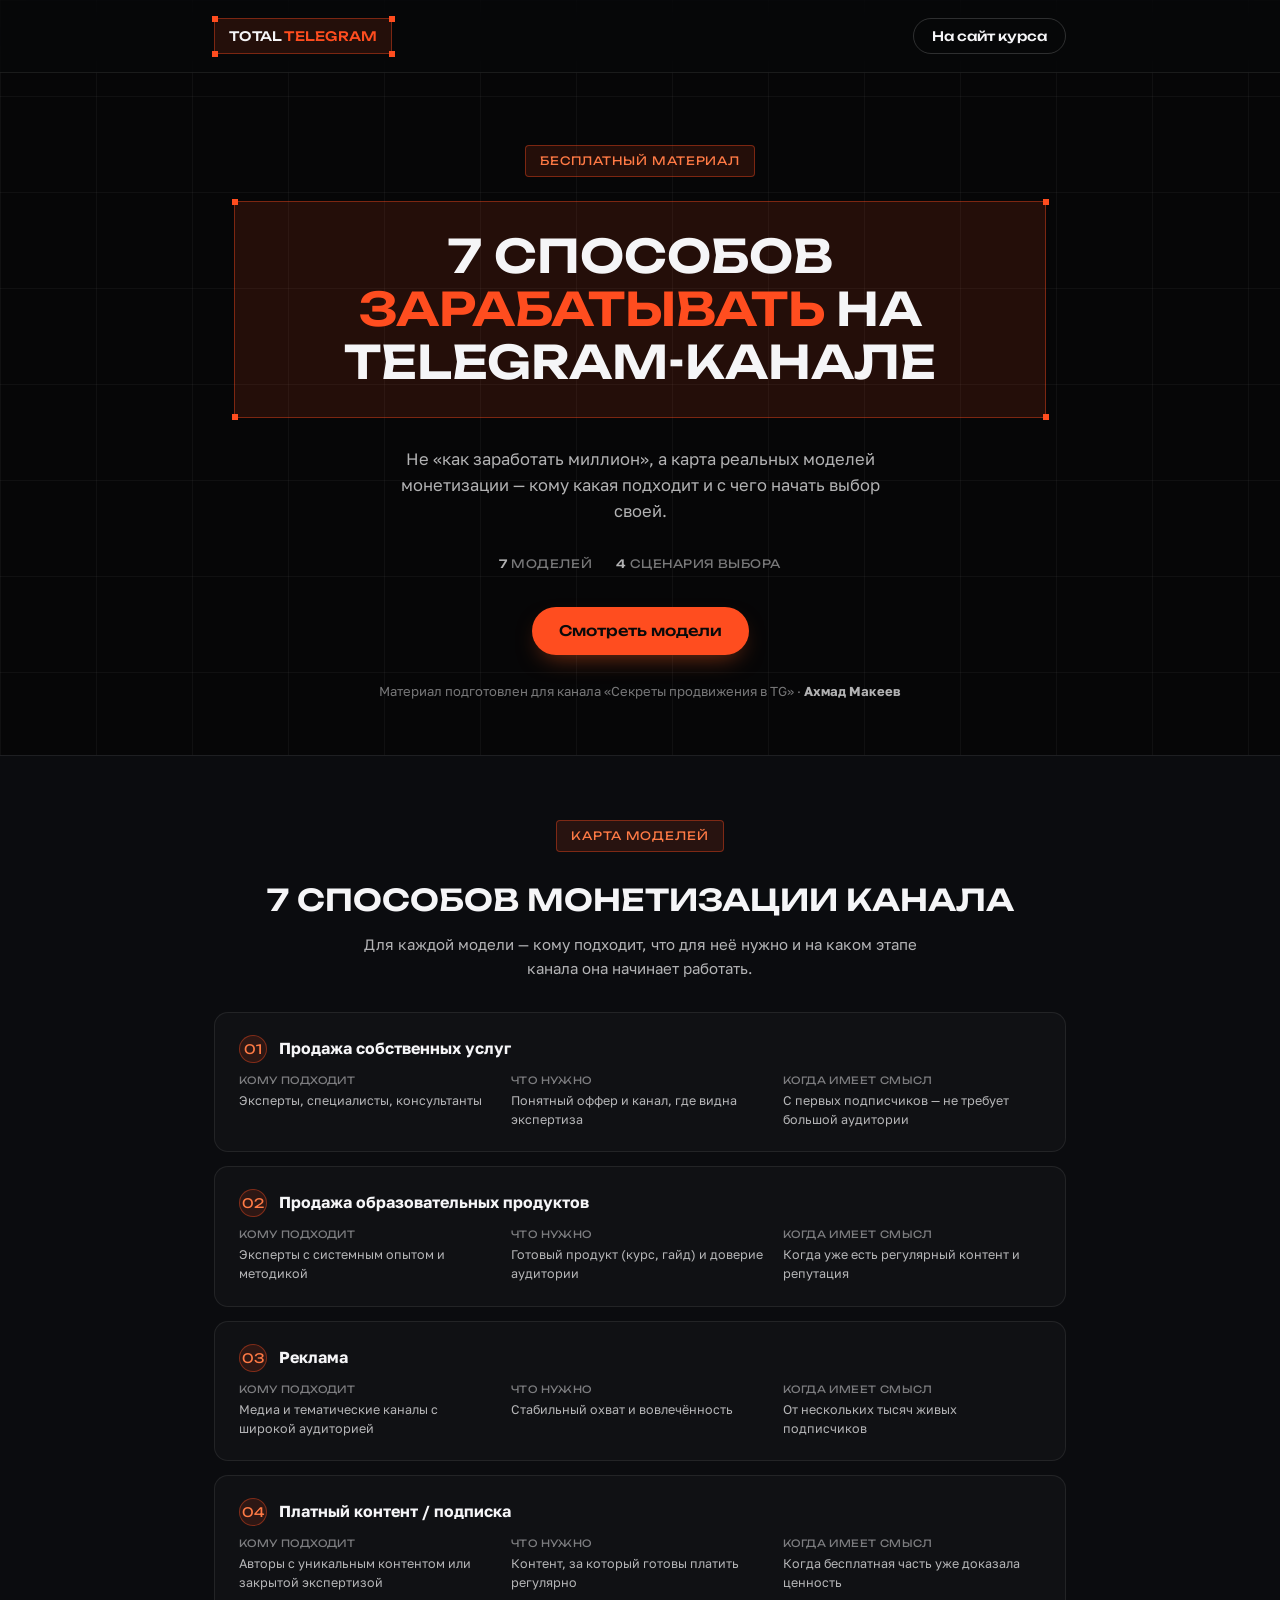
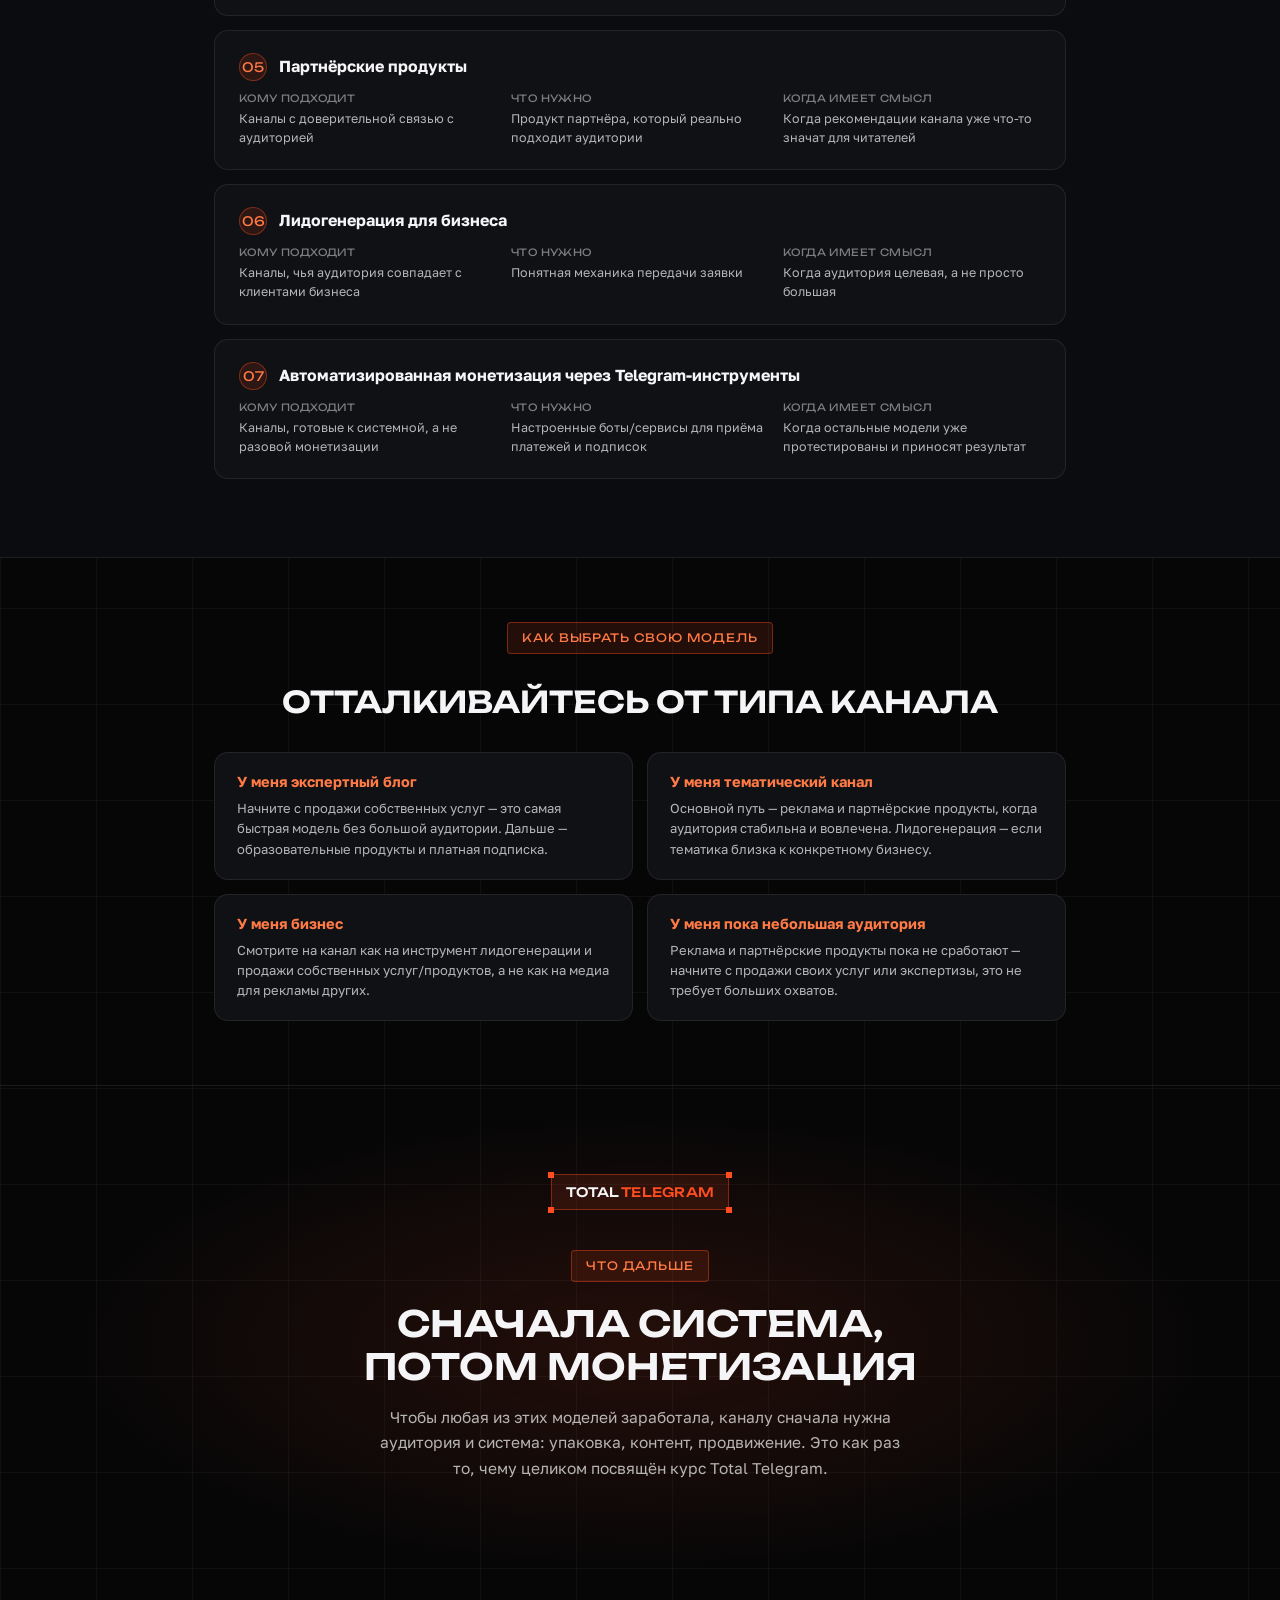
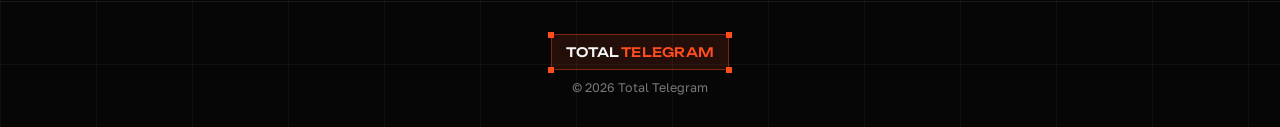
<file: lead-magnets/05-7-sposobov-zarabatyvat.html>
<!DOCTYPE html>
<html lang="ru">
<head>
<meta charset="UTF-8" />
<meta name="viewport" content="width=device-width, initial-scale=1.0" />
<title>7 способов зарабатывать на Telegram-канале</title>
<meta name="description" content="Бесплатная карта моделей монетизации Telegram-канала: кому подходит, что нужно, на каком этапе имеет смысл. От Total Telegram." />
<link rel="icon" href="data:image/svg+xml,%3Csvg xmlns='http://www.w3.org/2000/svg' viewBox='0 0 32 32'%3E%3Crect width='32' height='32' rx='8' fill='%2308090b'/%3E%3Ccircle cx='16' cy='16' r='9' fill='none' stroke='%23ff5f1f' stroke-width='2.4'/%3E%3C/svg%3E" />
<link rel="preconnect" href="https://fonts.googleapis.com" />
<link rel="preconnect" href="https://fonts.gstatic.com" crossorigin />
<link href="https://fonts.googleapis.com/css2?family=Unbounded:wght@300;400;500;600;700;800;900&family=Golos+Text:wght@400;500;600;700&display=swap" rel="stylesheet" />
<style>
:root {
  --bg: #060607; --bg-alt: #0b0c0f; --surface: #101114;
  --border: rgba(255,255,255,0.08); --border-strong: rgba(255,255,255,0.16);
  --ink: #f5f5f7; --ink-soft: rgba(245,245,247,0.72); --muted: rgba(245,245,247,0.48);
  --accent: #ff4d1f; --accent-2: #ff7a45; --accent-soft: rgba(255,77,31,0.12); --accent-border: rgba(255,77,31,0.4);
  --font-display: "Unbounded", "Arial Narrow", sans-serif;
  --font-sans: "Golos Text", -apple-system, BlinkMacSystemFont, "Segoe UI", Roboto, Arial, sans-serif;
  --container: 900px;
}
* { box-sizing: border-box; }
html { scroll-behavior: smooth; overflow-x: hidden; }
body {
  margin: 0; overflow-x: hidden;
  font-family: var(--font-sans); background: var(--bg); color: var(--ink);
  -webkit-font-smoothing: antialiased;
  background-image: linear-gradient(rgba(255,255,255,0.04) 1px, transparent 1px), linear-gradient(90deg, rgba(255,255,255,0.04) 1px, transparent 1px);
  background-size: 96px 96px;
}
img { max-width: 100%; display: block; }
.container { max-width: var(--container); margin: 0 auto; padding: 0 24px; }

.eyebrow {
  display: inline-flex; align-items: center; gap: 8px; font-family: var(--font-display); font-size: 11.5px; font-weight: 400;
  letter-spacing: 0.08em; text-transform: uppercase; color: var(--accent-2); background: var(--accent-soft);
  border: 1px solid var(--accent-border); border-radius: 4px; padding: 8px 14px; width: fit-content;
}
.brand-frame { position: relative; border: 1px solid var(--accent-border); background: var(--accent-soft); }
.brand-frame i { position: absolute; width: 6px; height: 6px; background: var(--accent); pointer-events: none; }
.brand-frame i:nth-child(1) { top: -3.5px; left: -3.5px; } .brand-frame i:nth-child(2) { top: -3.5px; right: -3.5px; }
.brand-frame i:nth-child(3) { bottom: -3.5px; left: -3.5px; } .brand-frame i:nth-child(4) { bottom: -3.5px; right: -3.5px; }

.logo { display: flex; align-items: baseline; gap: 2px; font-family: var(--font-display); font-size: 13px; font-weight: 500; letter-spacing: 0.02em; text-decoration: none; color: var(--ink); padding: 9px 14px; }
.logo span { color: var(--accent); }

.btn {
  display: inline-flex; align-items: center; gap: 8px; border: 1px solid transparent; border-radius: 999px;
  font-family: var(--font-display); font-weight: 500; font-size: 14.5px; cursor: pointer; text-decoration: none;
  white-space: nowrap; padding: 14px 26px; transition: transform .15s ease, background .15s ease, border-color .15s ease;
}
.btn-primary { background: var(--accent); color: #0a0a0a; box-shadow: 0 10px 24px -10px rgba(255,95,31,.55); }
.btn-primary:hover { background: var(--accent-2); transform: translateY(-1px); }
.btn-ghost { background: transparent; border-color: var(--border-strong); color: var(--ink); }
.btn-ghost:hover { border-color: var(--accent-border); color: var(--accent-2); transform: translateY(-1px); }

.site-header { position: sticky; top: 0; z-index: 100; background: rgba(8,9,11,.72); backdrop-filter: blur(14px); border-bottom: 1px solid var(--border); }
.header-inner { display: flex; align-items: center; justify-content: space-between; height: 72px; }

.hero { padding: 72px 0 56px; text-align: center; }
.hero .logo { margin: 0 auto 32px; width: fit-content; }
.hero .eyebrow { margin: 0 auto 24px; }
.hero-frame { display: inline-block; padding: 28px clamp(18px,5vw,48px); margin-bottom: 28px; }
.hero-title { font-family: var(--font-display); font-size: clamp(28px,4.6vw,46px); font-weight: 600; text-transform: uppercase; line-height: 1.15; margin: 0; max-width: 17ch; }
.hero-title .accent { color: var(--accent); }
.hero-subtitle { font-size: 16.5px; line-height: 1.6; color: var(--ink-soft); max-width: 50ch; margin: 0 auto 32px; }
.hero-meta { display: flex; gap: 24px; justify-content: center; flex-wrap: wrap; font-family: var(--font-display); font-size: 11.5px; letter-spacing: .05em; text-transform: uppercase; color: var(--muted); margin-bottom: 36px; }
.hero-meta strong { color: var(--ink-soft); font-weight: 500; }
.hero-author { font-size: 13px; color: var(--muted); margin-top: 28px; }
.hero-author strong { color: var(--ink-soft); }

.section { padding: 64px 0; }
.section-alt { background: var(--bg-alt); border-top: 1px solid var(--border); border-bottom: 1px solid var(--border); }
.section-head { margin-bottom: 32px; text-align: center; }
.section-title { font-family: var(--font-display); font-size: clamp(22px,3vw,30px); font-weight: 600; text-transform: uppercase; line-height: 1.2; margin: 14px 0 0; }
.section-lead { font-size: 15px; line-height: 1.6; color: var(--ink-soft); max-width: 62ch; margin: 14px auto 0; }

.model-card { background: var(--surface); border: 1px solid var(--border); border-radius: 14px; padding: 22px 24px; margin-bottom: 14px; }
.model-head { display: flex; align-items: baseline; gap: 12px; margin-bottom: 10px; }
.model-num { font-family: var(--font-display); font-size: 13px; color: var(--accent-2); background: var(--accent-soft); border: 1px solid var(--accent-border); border-radius: 999px; width: 28px; height: 28px; flex-shrink: 0; display: flex; align-items: center; justify-content: center; }
.model-head h3 { font-size: 16px; margin: 0; }
.model-grid { display: grid; grid-template-columns: repeat(3, 1fr); gap: 14px; margin-top: 10px; }
.model-grid div { font-size: 12.5px; line-height: 1.5; color: var(--ink-soft); }
.model-grid div b { display: block; font-family: var(--font-display); font-size: 10px; letter-spacing: .04em; text-transform: uppercase; color: var(--muted); margin-bottom: 4px; font-weight: 400; }

.pick-grid { display: grid; grid-template-columns: repeat(2, 1fr); gap: 14px; }
.pick-card { background: var(--surface); border: 1px solid var(--border); border-radius: 14px; padding: 20px 22px; }
.pick-card h3 { font-size: 14.5px; margin: 0 0 8px; color: var(--accent-2); }
.pick-card p { font-size: 13px; line-height: 1.55; color: var(--ink-soft); margin: 0; }

.final-cta { text-align: center; padding: 88px 0; background: radial-gradient(ellipse at center, var(--accent-soft), transparent 65%); border-top: 1px solid var(--border); }
.final-cta .logo { margin: 0 auto 24px; width: fit-content; }
.final-title { font-family: var(--font-display); font-size: clamp(24px,3.6vw,36px); font-weight: 600; text-transform: uppercase; max-width: 20ch; margin: 20px auto 16px; line-height: 1.2; }
.final-lead { font-size: 15.5px; line-height: 1.65; color: var(--ink-soft); max-width: 54ch; margin: 0 auto 32px; }

.site-footer { padding: 32px 0; border-top: 1px solid var(--border); text-align: center; }
.site-footer .logo { margin: 0 auto 10px; width: fit-content; }
.site-footer p { font-size: 12.5px; color: var(--muted); margin: 0; }

@media (max-width: 700px) { .model-grid { grid-template-columns: 1fr; } .pick-grid { grid-template-columns: 1fr; } }
</style>
</head>
<body>

<header class="site-header">
  <div class="container header-inner">
    <a href="https://total-telegram-landing.vercel.app/" class="logo brand-frame"><i></i><i></i><i></i><i></i>TOTAL<span>TELEGRAM</span></a>
    <a href="https://total-telegram-landing.vercel.app/" class="btn btn-ghost" style="padding:9px 18px;font-size:13px;">На сайт курса</a>
  </div>
</header>

<main id="top">

  <section class="hero">
    <div class="container">
      <div class="eyebrow">Бесплатный материал</div>
      <div class="hero-frame brand-frame"><i></i><i></i><i></i><i></i>
        <h1 class="hero-title">7 способов <span class="accent">зарабатывать</span> на Telegram-канале</h1>
      </div>
      <p class="hero-subtitle">Не «как заработать миллион», а карта реальных моделей монетизации — кому какая подходит и с чего начать выбор своей.</p>
      <div class="hero-meta">
        <span><strong>7</strong> моделей</span>
        <span><strong>4</strong> сценария выбора</span>
      </div>
      <a href="#models" class="btn btn-primary">Смотреть модели</a>
      <div class="hero-author">Материал подготовлен для канала «Секреты продвижения в TG» · <strong>Ахмад Макеев</strong></div>
    </div>
  </section>

  <section class="section section-alt" id="models">
    <div class="container">
      <div class="section-head">
        <div class="eyebrow" style="margin:0 auto 16px;">Карта моделей</div>
        <h2 class="section-title">7 способов монетизации канала</h2>
        <p class="section-lead">Для каждой модели — кому подходит, что для неё нужно и на каком этапе канала она начинает работать.</p>
      </div>
      <div id="modelsWrap"></div>
    </div>
  </section>

  <section class="section" id="pick">
    <div class="container">
      <div class="section-head">
        <div class="eyebrow" style="margin:0 auto 16px;">Как выбрать свою модель</div>
        <h2 class="section-title">Отталкивайтесь от типа канала</h2>
      </div>
      <div class="pick-grid" id="pickWrap"></div>
    </div>
  </section>

  <section class="final-cta">
    <div class="container">
      <a href="https://total-telegram-landing.vercel.app/" class="logo brand-frame"><i></i><i></i><i></i><i></i>TOTAL<span>TELEGRAM</span></a>
      <div class="eyebrow" style="margin:16px auto 0;">Что дальше</div>
      <h2 class="final-title">Сначала система, потом монетизация</h2>
      <p class="final-lead">Чтобы любая из этих моделей заработала, каналу сначала нужна аудитория и система: упаковка, контент, продвижение. Это как раз то, чему целиком посвящён курс Total Telegram.</p>
    </div>
  </section>

</main>

<footer class="site-footer">
  <div class="container">
    <a href="https://total-telegram-landing.vercel.app/" class="logo brand-frame"><i></i><i></i><i></i><i></i>TOTAL<span>TELEGRAM</span></a>
    <p>© <span id="footerYear"></span> Total Telegram</p>
  </div>
</footer>

<script>
(function () {
  "use strict";
  function esc(str) { var d = document.createElement("div"); d.textContent = str; return d.innerHTML; }

  var MODELS = [
    { n: "01", h: "Продажа собственных услуг", who: "Эксперты, специалисты, консультанты", need: "Понятный оффер и канал, где видна экспертиза", when: "С первых подписчиков — не требует большой аудитории" },
    { n: "02", h: "Продажа образовательных продуктов", who: "Эксперты с системным опытом и методикой", need: "Готовый продукт (курс, гайд) и доверие аудитории", when: "Когда уже есть регулярный контент и репутация" },
    { n: "03", h: "Реклама", who: "Медиа и тематические каналы с широкой аудиторией", need: "Стабильный охват и вовлечённость", when: "От нескольких тысяч живых подписчиков" },
    { n: "04", h: "Платный контент / подписка", who: "Авторы с уникальным контентом или закрытой экспертизой", need: "Контент, за который готовы платить регулярно", when: "Когда бесплатная часть уже доказала ценность" },
    { n: "05", h: "Партнёрские продукты", who: "Каналы с доверительной связью с аудиторией", need: "Продукт партнёра, который реально подходит аудитории", when: "Когда рекомендации канала уже что-то значат для читателей" },
    { n: "06", h: "Лидогенерация для бизнеса", who: "Каналы, чья аудитория совпадает с клиентами бизнеса", need: "Понятная механика передачи заявки", when: "Когда аудитория целевая, а не просто большая" },
    { n: "07", h: "Автоматизированная монетизация через Telegram-инструменты", who: "Каналы, готовые к системной, а не разовой монетизации", need: "Настроенные боты/сервисы для приёма платежей и подписок", when: "Когда остальные модели уже протестированы и приносят результат" },
  ];

  var PICK = [
    { h: "У меня экспертный блог", p: "Начните с продажи собственных услуг — это самая быстрая модель без большой аудитории. Дальше — образовательные продукты и платная подписка." },
    { h: "У меня тематический канал", p: "Основной путь — реклама и партнёрские продукты, когда аудитория стабильна и вовлечена. Лидогенерация — если тематика близка к конкретному бизнесу." },
    { h: "У меня бизнес", p: "Смотрите на канал как на инструмент лидогенерации и продажи собственных услуг/продуктов, а не как на медиа для рекламы других." },
    { h: "У меня пока небольшая аудитория", p: "Реклама и партнёрские продукты пока не сработают — начните с продажи своих услуг или экспертизы, это не требует больших охватов." },
  ];

  function renderModels() {
    document.getElementById("modelsWrap").innerHTML = MODELS.map(function (m) {
      return (
        '<div class="model-card"><div class="model-head"><span class="model-num">' + m.n + '</span><h3>' + esc(m.h) + '</h3></div>' +
        '<div class="model-grid">' +
        '<div><b>Кому подходит</b>' + esc(m.who) + '</div>' +
        '<div><b>Что нужно</b>' + esc(m.need) + '</div>' +
        '<div><b>Когда имеет смысл</b>' + esc(m.when) + '</div>' +
        '</div></div>'
      );
    }).join("");
  }

  function renderPick() {
    document.getElementById("pickWrap").innerHTML = PICK.map(function (p) {
      return '<div class="pick-card"><h3>' + esc(p.h) + '</h3><p>' + esc(p.p) + '</p></div>';
    }).join("");
  }

  renderModels();
  renderPick();

  var yearEl = document.getElementById("footerYear");
  if (yearEl) yearEl.textContent = new Date().getFullYear();
})();
</script>
</body>
</html>
</file>
<file: styles.css>
/* =========================================================
   TOTAL TELEGRAM — design tokens
   ========================================================= */
:root {
  --bg: #060607;
  --bg-alt: #0b0c0f;
  --surface: #101114;
  --surface-2: #16171b;
  --border: rgba(255, 255, 255, 0.08);
  --border-strong: rgba(255, 255, 255, 0.16);
  --ink: #f5f5f7;
  --ink-soft: rgba(245, 245, 247, 0.72);
  --muted: rgba(245, 245, 247, 0.48);

  --accent: #ff4d1f;
  --accent-2: #ff7a45;
  --accent-soft: rgba(255, 77, 31, 0.12);
  --accent-border: rgba(255, 77, 31, 0.4);

  --tg-blue: #2aabee;
  --tg-blue-soft: rgba(42, 171, 238, 0.12);

  --radius: 18px;
  --radius-sm: 12px;
  --container: 1180px;

  --font-display: "Unbounded", "Arial Narrow", var(--font-sans);
  --font-sans: "Golos Text", -apple-system, BlinkMacSystemFont, "Segoe UI", Roboto, Arial, sans-serif;
  --font-mono: "Unbounded", ui-monospace, "SFMono-Regular", Menlo, Consolas, monospace;
}

* { box-sizing: border-box; }

html { scroll-behavior: smooth; overflow-x: hidden; }

body {
  margin: 0;
  overflow-x: hidden;
  font-family: var(--font-sans);
  background: var(--bg);
  color: var(--ink);
  -webkit-font-smoothing: antialiased;
  background-image:
    linear-gradient(rgba(255, 255, 255, 0.04) 1px, transparent 1px),
    linear-gradient(90deg, rgba(255, 255, 255, 0.04) 1px, transparent 1px);
  background-size: 96px 96px;
}

img { max-width: 100%; display: block; }
button { font-family: inherit; }
a { color: inherit; }

.container {
  max-width: var(--container);
  margin: 0 auto;
  padding: 0 24px;
}

.eyebrow {
  display: inline-flex;
  align-items: center;
  gap: 8px;
  font-family: var(--font-display);
  font-size: 11.5px;
  font-weight: 400;
  letter-spacing: 0.08em;
  text-transform: uppercase;
  color: var(--accent-2);
  background: var(--accent-soft);
  border: 1px solid var(--accent-border);
  border-radius: 4px;
  padding: 8px 14px;
  margin-bottom: 20px;
}

.section-title {
  font-family: var(--font-display);
  font-size: clamp(26px, 3.4vw, 40px);
  font-weight: 600;
  letter-spacing: -0.01em;
  line-height: 1.2;
  text-transform: uppercase;
  margin: 0 0 16px;
}

/* =========================================================
   BRAND FRAME — corner-handle box, the recurring TOTAL TELEGRAM mark
   ========================================================= */
.brand-frame {
  position: relative;
  border: 1px solid var(--accent-border);
  background: var(--accent-soft);
}
.brand-frame i {
  position: absolute;
  width: 6px;
  height: 6px;
  background: var(--accent);
  pointer-events: none;
}
.brand-frame i:nth-child(1) { top: -3.5px; left: -3.5px; }
.brand-frame i:nth-child(2) { top: -3.5px; right: -3.5px; }
.brand-frame i:nth-child(3) { bottom: -3.5px; left: -3.5px; }
.brand-frame i:nth-child(4) { bottom: -3.5px; right: -3.5px; }

.section-lead {
  font-size: 17px;
  line-height: 1.6;
  color: var(--ink-soft);
  max-width: 62ch;
  margin: 0 0 48px;
}

.chain-body h3,
.outcome-card h3,
.audience-card h3,
.program-module-title h3,
.eco-card h3,
.price-name,
.final-title,
.author-name,
.case-person h4,
.btn,
.faq-question {
  font-family: var(--font-display);
  font-weight: 500;
}

.section-head { margin-bottom: 48px; }
.section-head.center { text-align: center; margin-left: auto; margin-right: auto; }
.section-head.center .section-lead { margin-left: auto; margin-right: auto; }

.section { padding: 96px 0; position: relative; }
.section-alt { background: var(--bg-alt); border-top: 1px solid var(--border); border-bottom: 1px solid var(--border); }

.reveal { opacity: 0; transform: translateY(18px); transition: opacity 0.6s ease, transform 0.6s ease; }
.reveal.is-visible { opacity: 1; transform: translateY(0); }
@media (prefers-reduced-motion: reduce) {
  .reveal { opacity: 1; transform: none; transition: none; }
  html { scroll-behavior: auto; }
}

/* =========================================================
   BUTTONS
   ========================================================= */
.btn {
  display: inline-flex;
  align-items: center;
  justify-content: center;
  gap: 8px;
  border: 1px solid transparent;
  border-radius: 999px;
  font-weight: 600;
  font-size: 15px;
  cursor: pointer;
  text-decoration: none;
  white-space: nowrap;
  transition: transform 0.15s ease, box-shadow 0.15s ease, background 0.15s ease, border-color 0.15s ease;
}

.btn-primary {
  background: var(--accent);
  color: #0a0a0a;
  box-shadow: 0 10px 24px -10px rgba(255, 95, 31, 0.55);
}
.btn-primary:hover { background: var(--accent-2); transform: translateY(-1px); }

.btn-ghost {
  background: transparent;
  border-color: var(--border-strong);
  color: var(--ink);
}
.btn-ghost:hover { border-color: var(--accent-border); color: var(--accent-2); transform: translateY(-1px); }

.btn-lg { padding: 15px 28px; font-size: 16px; }
.btn-md { padding: 11px 20px; }

.btn-arrow { transition: transform 0.15s ease; }
.btn:hover .btn-arrow { transform: translate(2px, -2px); }

/* =========================================================
   HEADER
   ========================================================= */
.site-header {
  position: sticky;
  top: 0;
  z-index: 200;
  background: rgba(8, 9, 11, 0.72);
  backdrop-filter: blur(14px);
  -webkit-backdrop-filter: blur(14px);
  border-bottom: 1px solid var(--border);
  transition: border-color 0.2s ease, background 0.2s ease;
}
.site-header.is-scrolled { background: rgba(8, 9, 11, 0.92); border-color: var(--border-strong); }

.header-inner {
  display: flex;
  align-items: center;
  justify-content: space-between;
  gap: 24px;
  height: 76px;
}

.logo {
  display: flex;
  align-items: baseline;
  gap: 2px;
  font-family: var(--font-display);
  font-size: 13px;
  font-weight: 500;
  letter-spacing: 0.02em;
  text-decoration: none;
  color: var(--ink);
  flex-shrink: 0;
  padding: 9px 14px;
}
.logo span { color: var(--accent); }

.nav {
  display: flex;
  align-items: center;
  gap: 32px;
}

.nav-link {
  font-size: 14.5px;
  color: var(--ink-soft);
  text-decoration: none;
  transition: color 0.15s ease;
}
.nav-link:hover { color: var(--ink); }

.header-actions { display: flex; align-items: center; gap: 16px; }

.nav-toggle {
  display: none;
  width: 40px;
  height: 40px;
  align-items: center;
  justify-content: center;
  background: transparent;
  border: 1px solid var(--border-strong);
  border-radius: 10px;
  color: var(--ink);
  cursor: pointer;
  flex-shrink: 0;
}

.mobile-nav {
  display: none;
  flex-direction: column;
  gap: 4px;
  padding: 12px 0 20px;
  border-top: 1px solid var(--border);
}
.mobile-nav.is-open { display: flex; }
.mobile-nav a {
  padding: 12px 4px;
  text-decoration: none;
  color: var(--ink-soft);
  font-size: 15px;
  border-bottom: 1px solid var(--border);
}
.mobile-nav a:last-child { border-bottom: none; }

/* =========================================================
   HERO
   ========================================================= */
.hero { padding: 88px 0 64px; text-align: center; position: relative; }
.hero::before {
  content: "";
  position: absolute;
  top: -20px;
  left: 50%;
  width: 900px;
  max-width: 140vw;
  height: 480px;
  transform: translateX(-50%);
  background:
    linear-gradient(115deg, transparent 48.5%, rgba(255, 77, 31, 0.045) 49.5%, transparent 50.5%),
    linear-gradient(65deg, transparent 48.5%, rgba(255, 77, 31, 0.045) 49.5%, transparent 50.5%);
  pointer-events: none;
  z-index: -1;
}

.hero-title-frame {
  display: inline-block;
  padding: 28px clamp(16px, 4vw, 40px);
  margin: 0 auto 40px;
}

.hero-title {
  font-family: var(--font-display);
  font-size: clamp(30px, 5vw, 58px);
  font-weight: 600;
  letter-spacing: -0.01em;
  text-transform: uppercase;
  line-height: 1.12;
  margin: 0;
  max-width: 16ch;
}
.hero-title .accent { color: var(--accent); }

.hero-subtitle {
  font-size: clamp(16px, 1.6vw, 19px);
  line-height: 1.6;
  color: var(--ink-soft);
  max-width: 62ch;
  margin: 0 auto 40px;
}

.hero-cta-group {
  display: flex;
  align-items: center;
  justify-content: center;
  gap: 14px;
  flex-wrap: wrap;
  margin-bottom: 72px;
}

.hero-path {
  display: flex;
  align-items: center;
  justify-content: center;
  gap: 4px;
  flex-wrap: wrap;
  max-width: 920px;
  margin: 0 auto;
}

.hero-path-step {
  font-family: var(--font-mono);
  font-size: 12.5px;
  font-weight: 500;
  letter-spacing: 0.03em;
  text-transform: uppercase;
  color: var(--ink-soft);
  background: var(--surface);
  border: 1px solid var(--border);
  border-radius: 999px;
  padding: 9px 16px;
  white-space: nowrap;
}
.hero-path-step:last-child { color: var(--accent-2); border-color: var(--accent-border); background: var(--accent-soft); }

.hero-path-arrow { color: var(--muted); flex-shrink: 0; }

/* =========================================================
   PAIN POINTS
   ========================================================= */
#pain { background: radial-gradient(ellipse at top, var(--accent-soft), transparent 60%), var(--bg); }

.pain-grid {
  display: grid;
  grid-template-columns: repeat(2, 1fr);
  gap: 16px;
  margin-bottom: 40px;
}

.pain-card {
  display: flex;
  gap: 14px;
  align-items: flex-start;
  background: var(--surface);
  border: 1px solid var(--border);
  border-radius: var(--radius);
  padding: 22px 22px;
  transition: border-color 0.2s ease;
}
.pain-card:hover { border-color: var(--accent-border); }

.pain-quote-mark {
  font-family: var(--font-mono);
  font-size: 26px;
  color: var(--accent);
  line-height: 1;
  flex-shrink: 0;
}

.pain-card p { margin: 0; font-size: 17px; line-height: 1.55; color: var(--ink); }

.pain-conclusion {
  text-align: center;
  max-width: 60ch;
  margin: 0 auto;
  padding-top: 32px;
  border-top: 1px solid var(--border);
}
.pain-conclusion p { font-size: 18px; line-height: 1.55; margin: 0 0 8px; color: var(--ink-soft); }
.pain-conclusion p strong { color: var(--ink); font-weight: 700; }

/* =========================================================
   SYSTEM (chain)
   ========================================================= */
.chain { display: flex; flex-direction: column; max-width: 720px; margin: 0 auto; }

.chain-step {
  display: flex;
  gap: 20px;
  padding: 22px 0;
  border-bottom: 1px solid var(--border);
  position: relative;
}
.chain-step:last-child { border-bottom: none; }

.chain-num {
  font-family: var(--font-mono);
  font-size: 14px;
  font-weight: 600;
  color: var(--accent-2);
  background: var(--accent-soft);
  border: 1px solid var(--accent-border);
  width: 44px;
  height: 44px;
  border-radius: 12px;
  display: flex;
  align-items: center;
  justify-content: center;
  flex-shrink: 0;
}

.chain-body h3 { margin: 4px 0 6px; font-size: 18px; font-weight: 700; }
.chain-body p { margin: 0; font-size: 15px; line-height: 1.55; color: var(--ink-soft); }

/* =========================================================
   OUTCOMES
   ========================================================= */
.outcomes-grid {
  display: grid;
  grid-template-columns: repeat(4, 1fr);
  gap: 16px;
}

.outcome-card {
  background: var(--surface);
  border: 1px solid var(--border);
  border-radius: var(--radius);
  padding: 26px 22px;
  transition: border-color 0.2s ease, transform 0.2s ease;
}
.outcome-card:hover { border-color: var(--accent-border); transform: translateY(-2px); }

.outcome-num { font-family: var(--font-mono); font-size: 13px; color: var(--accent-2); margin-bottom: 14px; }
.outcome-card h3 { font-size: 16.5px; margin: 0 0 8px; line-height: 1.3; }
.outcome-card p { font-size: 14px; line-height: 1.5; color: var(--muted); margin: 0; }

/* =========================================================
   AUDIENCE
   ========================================================= */
.audience-grid {
  display: grid;
  grid-template-columns: repeat(2, 1fr);
  gap: 16px;
}

.audience-card {
  background: var(--surface);
  border: 1px solid var(--border);
  border-radius: var(--radius);
  padding: 28px;
}

.audience-card h3 { margin: 0 0 10px; font-size: 19px; }
.audience-card > p { margin: 0 0 22px; font-size: 14.5px; line-height: 1.55; color: var(--ink-soft); }

.audience-shift { display: flex; align-items: center; gap: 14px; border-top: 1px solid var(--border); padding-top: 18px; }
.audience-shift-col { flex: 1; min-width: 0; }
.audience-shift-label { font-family: var(--font-mono); font-size: 10.5px; letter-spacing: 0.06em; text-transform: uppercase; color: var(--muted); margin-bottom: 6px; }
.audience-shift-col p { margin: 0; font-size: 13.5px; line-height: 1.5; color: var(--ink-soft); }
.audience-shift-col.after .audience-shift-label { color: var(--accent-2); }
.audience-shift-col.after p { color: var(--ink); }
.audience-shift-arrow { color: var(--accent-2); flex-shrink: 0; }

/* =========================================================
   PROGRAM (accordion)
   ========================================================= */
.program-list { display: flex; flex-direction: column; gap: 12px; }

.program-module {
  background: var(--surface);
  border: 1px solid var(--border);
  border-radius: var(--radius);
  overflow: hidden;
}
.program-module.is-featured { border-color: var(--accent-border); background: linear-gradient(180deg, var(--accent-soft), var(--surface) 40%); }

.program-module-head {
  display: flex;
  align-items: center;
  justify-content: space-between;
  gap: 16px;
  width: 100%;
  background: transparent;
  border: none;
  color: var(--ink);
  text-align: left;
  cursor: pointer;
  padding: 22px 24px;
}

.program-module-title { display: flex; align-items: center; gap: 14px; min-width: 0; flex: 1; flex-wrap: wrap; }

.program-badge {
  font-family: var(--font-mono);
  font-size: 11.5px;
  letter-spacing: 0.05em;
  text-transform: uppercase;
  color: var(--accent-2);
  background: var(--accent-soft);
  border: 1px solid var(--accent-border);
  border-radius: 999px;
  padding: 5px 12px;
  white-space: nowrap;
}

.program-module-title h3 { margin: 0; font-size: 18px; font-weight: 700; }

.program-count { font-size: 13px; color: var(--muted); white-space: nowrap; }

.program-chevron { flex-shrink: 0; transition: transform 0.2s ease; color: var(--muted); }
.program-module.is-open .program-chevron { transform: rotate(180deg); }

.program-module-body {
  display: grid;
  grid-template-rows: 0fr;
  transition: grid-template-rows 0.3s ease;
}
.program-module.is-open .program-module-body { grid-template-rows: 1fr; }
.program-module-body-inner { overflow: hidden; }

.program-lessons { list-style: none; margin: 0; padding: 0 24px 20px; display: flex; flex-direction: column; gap: 10px; }
.program-lessons li {
  display: flex;
  gap: 12px;
  font-size: 14.5px;
  line-height: 1.5;
  color: var(--ink-soft);
  padding-bottom: 10px;
  border-bottom: 1px solid var(--border);
}
.program-lessons li:last-child { border-bottom: none; padding-bottom: 0; }
.program-lessons li::before { content: "—"; color: var(--muted); flex-shrink: 0; }

.program-result {
  margin: 0 24px 22px;
  padding: 14px 16px;
  background: rgba(255, 255, 255, 0.03);
  border-radius: var(--radius-sm);
  font-size: 13.5px;
  line-height: 1.5;
  color: var(--ink-soft);
}
.program-result strong { color: var(--ink); font-weight: 600; }

/* =========================================================
   ECOSYSTEM
   ========================================================= */
#ecosystem { background: radial-gradient(ellipse at top, var(--tg-blue-soft), transparent 60%), var(--bg-alt); }

.eco-grid { display: grid; grid-template-columns: repeat(3, 1fr); gap: 16px; }

.eco-card {
  background: var(--surface);
  border: 1px solid var(--border);
  border-radius: var(--radius);
  padding: 26px 22px;
  text-align: center;
  transition: border-color 0.2s ease, transform 0.2s ease;
}
.eco-card:hover { border-color: var(--accent-border); transform: translateY(-2px); }

.eco-icon {
  width: 44px;
  height: 44px;
  border-radius: 12px;
  background: var(--accent-soft);
  border: 1px solid var(--accent-border);
  color: var(--accent-2);
  display: flex;
  align-items: center;
  justify-content: center;
  margin: 0 auto 16px;
}

.eco-card h3 { font-family: var(--font-mono); font-size: 15px; letter-spacing: 0.02em; margin: 0 0 8px; color: var(--accent-2); }
.eco-card p { font-size: 14px; line-height: 1.5; color: var(--ink-soft); margin: 0; }

/* =========================================================
   TELEGRAM ADS
   ========================================================= */
.ads-section { background: radial-gradient(ellipse at top, var(--tg-blue-soft), transparent 60%), var(--bg-alt); border-top: 1px solid var(--border); border-bottom: 1px solid var(--border); }

.ads-funnel {
  display: flex;
  align-items: center;
  justify-content: center;
  flex-wrap: wrap;
  gap: 8px;
  margin-bottom: 32px;
}

.ads-funnel-step {
  font-family: var(--font-mono);
  font-size: 13px;
  letter-spacing: 0.03em;
  text-transform: uppercase;
  color: var(--ink);
  background: var(--surface);
  border: 1px solid var(--tg-blue);
  border-radius: 999px;
  padding: 10px 18px;
}

.ads-funnel-arrow { color: var(--tg-blue); flex-shrink: 0; }

.ads-note {
  text-align: center;
  max-width: 52ch;
  margin: 0 auto;
  font-size: 15.5px;
  color: var(--ink-soft);
  padding: 16px 20px;
  border: 1px solid var(--border);
  border-radius: var(--radius-sm);
  background: rgba(255, 255, 255, 0.02);
}
.ads-note strong { color: var(--ink); }

/* =========================================================
   AUTHOR
   ========================================================= */
.author-grid { max-width: 640px; }

.author-name { font-size: 26px; font-weight: 700; margin: 0 0 4px; }
.author-role { font-size: 14.5px; color: var(--accent-2); font-family: var(--font-mono); margin: 0 0 20px; }
.author-bio { font-size: 15.5px; line-height: 1.65; color: var(--ink-soft); margin: 0 0 28px; }

.author-stats { display: grid; grid-template-columns: repeat(3, 1fr); gap: 14px; margin-bottom: 28px; max-width: 480px; }
.author-stat { border: 1px solid var(--border); border-radius: var(--radius-sm); padding: 16px; text-align: center; }
.author-stat-value { font-family: var(--font-mono); font-size: 20px; font-weight: 700; color: var(--accent-2); margin-bottom: 4px; }
.author-stat-label { font-size: 12.5px; color: var(--muted); }

/* =========================================================
   CASES
   ========================================================= */
.cases-grid { display: grid; grid-template-columns: repeat(3, 1fr); gap: 16px; }

.case-card {
  background: var(--surface);
  border: 1px solid var(--border);
  border-radius: var(--radius);
  padding: 24px;
  display: flex;
  flex-direction: column;
  gap: 16px;
  position: relative;
}

.case-placeholder-tag {
  position: absolute;
  top: 16px;
  right: 16px;
  font-family: var(--font-mono);
  font-size: 10px;
  letter-spacing: 0.05em;
  color: var(--muted);
  border: 1px dashed var(--border-strong);
  border-radius: 999px;
  padding: 3px 9px;
}

.case-person { display: flex; align-items: center; gap: 12px; }
.case-avatar { width: 44px; height: 44px; border-radius: 50%; background: var(--bg-alt); border: 1px dashed var(--border-strong); flex-shrink: 0; }
.case-person h4 { margin: 0; font-size: 15px; }
.case-person span { font-size: 12.5px; color: var(--muted); }
.case-card blockquote { margin: 0; font-size: 14.5px; line-height: 1.55; color: var(--ink-soft); }
.case-result { font-size: 13px; color: var(--accent-2); margin: 0; }

/* =========================================================
   LEARNING FORMAT
   ========================================================= */
.format-grid { display: grid; grid-template-columns: repeat(4, 1fr); gap: 14px; }

.format-item {
  background: var(--surface);
  border: 1px solid var(--border);
  border-radius: var(--radius);
  padding: 26px 22px;
  transition: border-color 0.2s ease, transform 0.2s ease;
}
.format-item:hover { border-color: var(--accent-border); transform: translateY(-2px); }

.format-icon {
  width: 44px;
  height: 44px;
  border-radius: 12px;
  background: var(--accent-soft);
  border: 1px solid var(--accent-border);
  color: var(--accent-2);
  display: flex;
  align-items: center;
  justify-content: center;
  margin-bottom: 16px;
}

.format-label { font-family: var(--font-display); font-size: 13px; font-weight: 500; text-transform: uppercase; letter-spacing: 0.02em; color: var(--ink); margin-bottom: 8px; }
.format-value { font-size: 14.5px; line-height: 1.5; color: var(--ink-soft); }

/* =========================================================
   PRICING
   ========================================================= */
.pricing-grid { display: grid; grid-template-columns: repeat(2, minmax(0, 380px)); justify-content: center; gap: 16px; margin-bottom: 24px; }

.price-card {
  background: var(--surface);
  border: 1px solid var(--border);
  border-radius: var(--radius);
  padding: 28px;
  display: flex;
  flex-direction: column;
  position: relative;
}
.price-card.is-featured { border-color: var(--accent-border); background: linear-gradient(180deg, var(--accent-soft), var(--surface) 45%); }

.price-popular-tag {
  position: absolute;
  top: -12px;
  left: 28px;
  background: var(--accent);
  color: #0a0a0a;
  font-family: var(--font-mono);
  font-size: 11px;
  font-weight: 700;
  letter-spacing: 0.04em;
  text-transform: uppercase;
  border-radius: 999px;
  padding: 5px 12px;
}

.price-name { font-size: 18px; font-weight: 700; margin: 0 0 12px; }
.price-value { display: flex; align-items: baseline; gap: 10px; margin-bottom: 22px; flex-wrap: wrap; }
.price-value:has(+ .price-installment) { margin-bottom: 4px; }
.price-amount { font-family: var(--font-mono); font-size: 28px; font-weight: 700; }
.price-old { font-size: 15px; color: var(--muted); text-decoration: line-through; }
.price-installment { font-size: 13px; color: var(--muted); margin: 0 0 22px; }

.price-features { list-style: none; margin: 0 0 24px; padding: 0; display: flex; flex-direction: column; gap: 10px; flex: 1; }
.price-features li { display: flex; gap: 10px; font-size: 14px; line-height: 1.5; color: var(--ink-soft); }
.price-features li svg { flex-shrink: 0; color: var(--accent-2); margin-top: 2px; }

.price-card .btn { width: 100%; }

.pricing-note { text-align: center; font-size: 13.5px; color: var(--muted); max-width: 60ch; margin: 0 auto; }

/* =========================================================
   FAQ
   ========================================================= */
.faq-list { max-width: 780px; margin: 0 auto; display: flex; flex-direction: column; gap: 10px; }

.faq-item { border: 1px solid var(--border); border-radius: var(--radius-sm); background: var(--surface); overflow: hidden; }

.faq-question {
  width: 100%;
  display: flex;
  align-items: center;
  justify-content: space-between;
  gap: 16px;
  background: transparent;
  border: none;
  color: var(--ink);
  text-align: left;
  font-size: 15.5px;
  font-weight: 600;
  cursor: pointer;
  padding: 18px 20px;
}

.faq-chevron { flex-shrink: 0; color: var(--muted); transition: transform 0.2s ease; }
.faq-item.is-open .faq-chevron { transform: rotate(180deg); }

.faq-answer { display: grid; grid-template-rows: 0fr; transition: grid-template-rows 0.25s ease; }
.faq-item.is-open .faq-answer { grid-template-rows: 1fr; }
.faq-answer-inner { overflow: hidden; }
.faq-answer p { margin: 0; padding: 0 20px 20px; font-size: 14.5px; line-height: 1.6; color: var(--ink-soft); }

/* =========================================================
   FINAL CTA
   ========================================================= */
.final-cta {
  text-align: center;
  padding: 100px 0;
  background: radial-gradient(ellipse at center, var(--accent-soft), transparent 65%);
  border-top: 1px solid var(--border);
}
.final-title { font-size: clamp(28px, 4vw, 44px); font-weight: 800; letter-spacing: -0.02em; max-width: 20ch; margin: 0 auto 18px; line-height: 1.15; }
.final-subtitle { font-size: 17px; line-height: 1.6; color: var(--ink-soft); max-width: 56ch; margin: 0 auto 36px; }

/* =========================================================
   FOOTER
   ========================================================= */
.site-footer { padding: 40px 0; border-top: 1px solid var(--border); }
.footer-inner { display: flex; align-items: center; justify-content: space-between; gap: 24px; flex-wrap: wrap; }
.footer-links { display: flex; gap: 24px; flex-wrap: wrap; }
.footer-links a { font-size: 13.5px; color: var(--muted); text-decoration: none; }
.footer-links a:hover { color: var(--ink-soft); }
.footer-copy { font-size: 13px; color: var(--muted); }

/* =========================================================
   RESPONSIVE
   ========================================================= */
@media (max-width: 980px) {
  .nav, .header-actions .btn-ghost { display: none; }
  .nav-toggle { display: flex; }
  .outcomes-grid { grid-template-columns: repeat(2, 1fr); }
  .audience-grid { grid-template-columns: 1fr; }
  .cases-grid { grid-template-columns: 1fr; }
  .pricing-grid { grid-template-columns: 1fr; }
  .format-grid { grid-template-columns: repeat(2, 1fr); }
  .eco-grid { grid-template-columns: repeat(2, 1fr); }
}

@media (max-width: 640px) {
  .section { padding: 64px 0; }
  .hero { padding: 56px 0 40px; }
  .header-inner { height: 64px; }
  .pain-grid { grid-template-columns: 1fr; }
  .outcomes-grid { grid-template-columns: 1fr; }
  .eco-grid { grid-template-columns: 1fr; }
  .format-grid { grid-template-columns: 1fr; }
  .program-module-head { padding: 18px 16px; }
  .program-lessons { padding: 0 16px 16px; }
  .program-result { margin: 0 16px 18px; }
  .audience-shift { flex-direction: column; align-items: flex-start; }
  .audience-shift-arrow { transform: rotate(90deg); }
  .hero-cta-group { flex-direction: column; width: 100%; }
  .hero-cta-group .btn { width: 100%; }
  .footer-inner { flex-direction: column; align-items: flex-start; }
}
</file>
